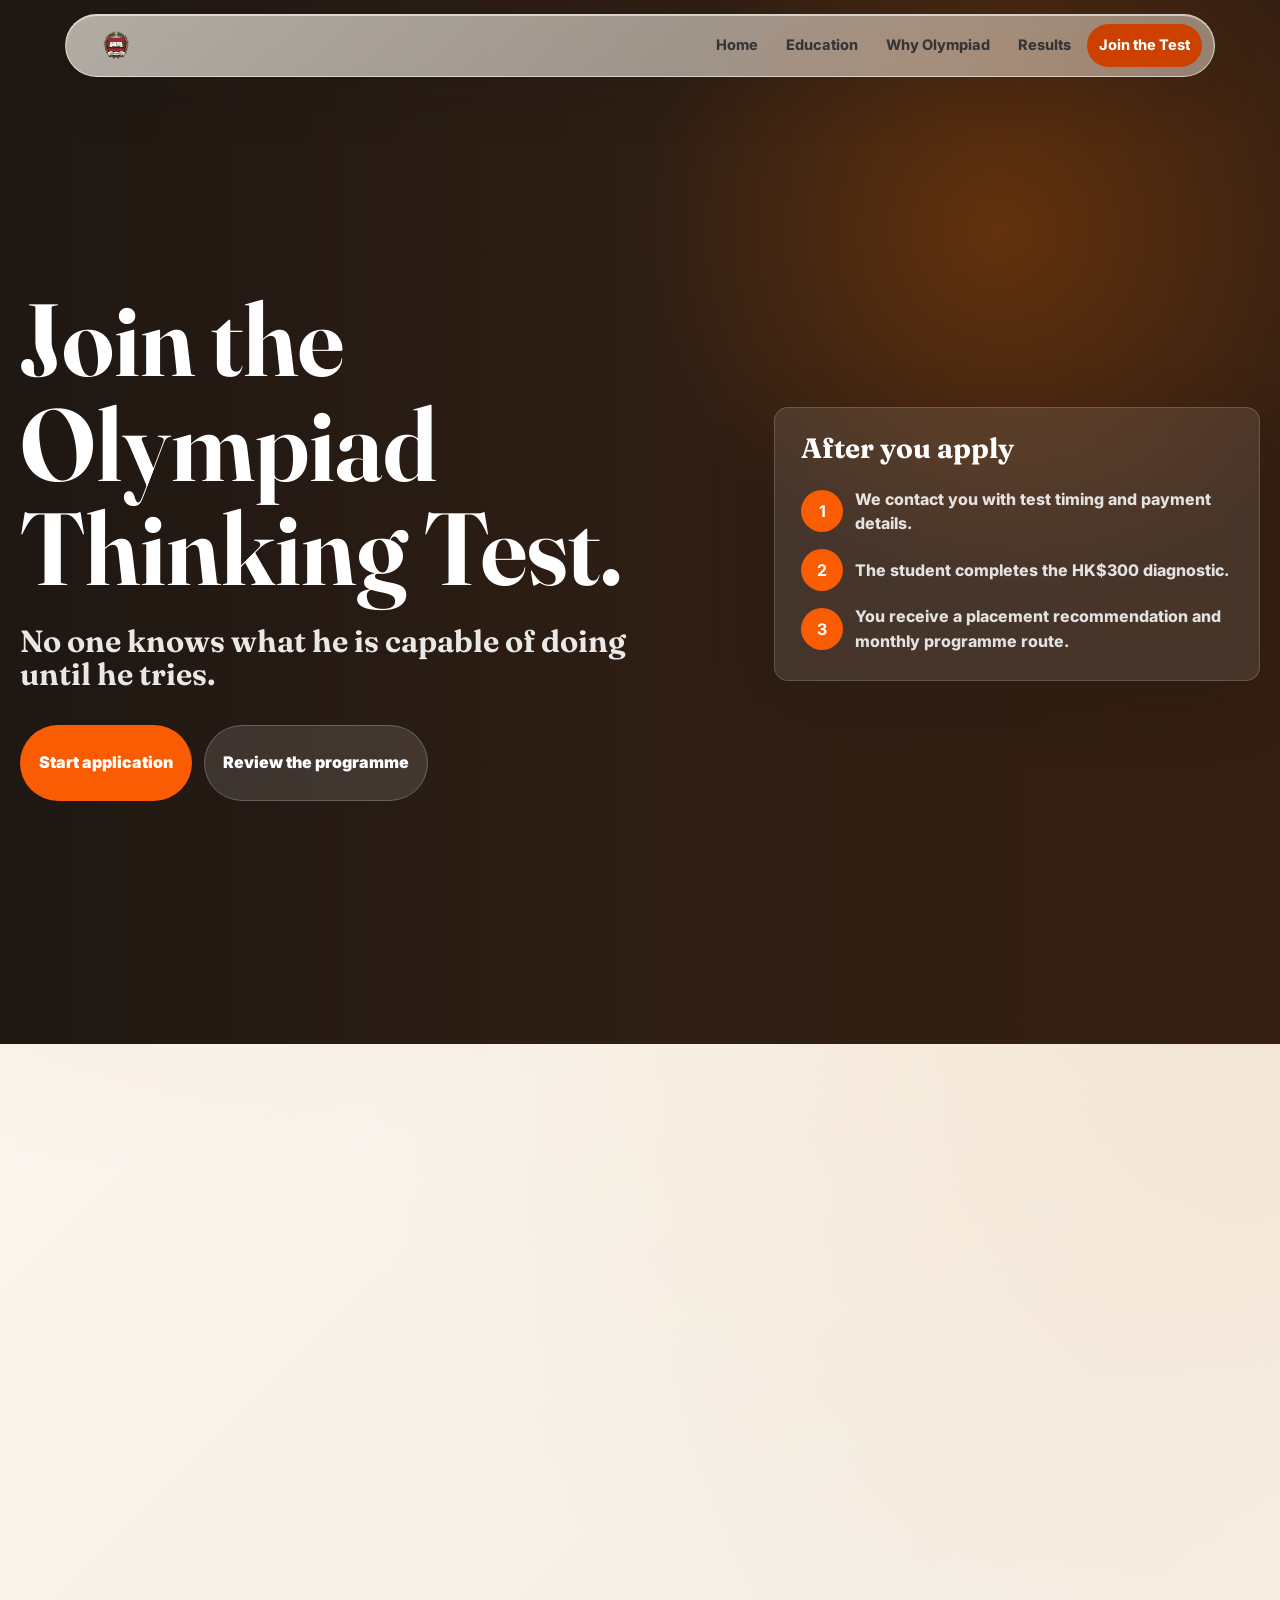
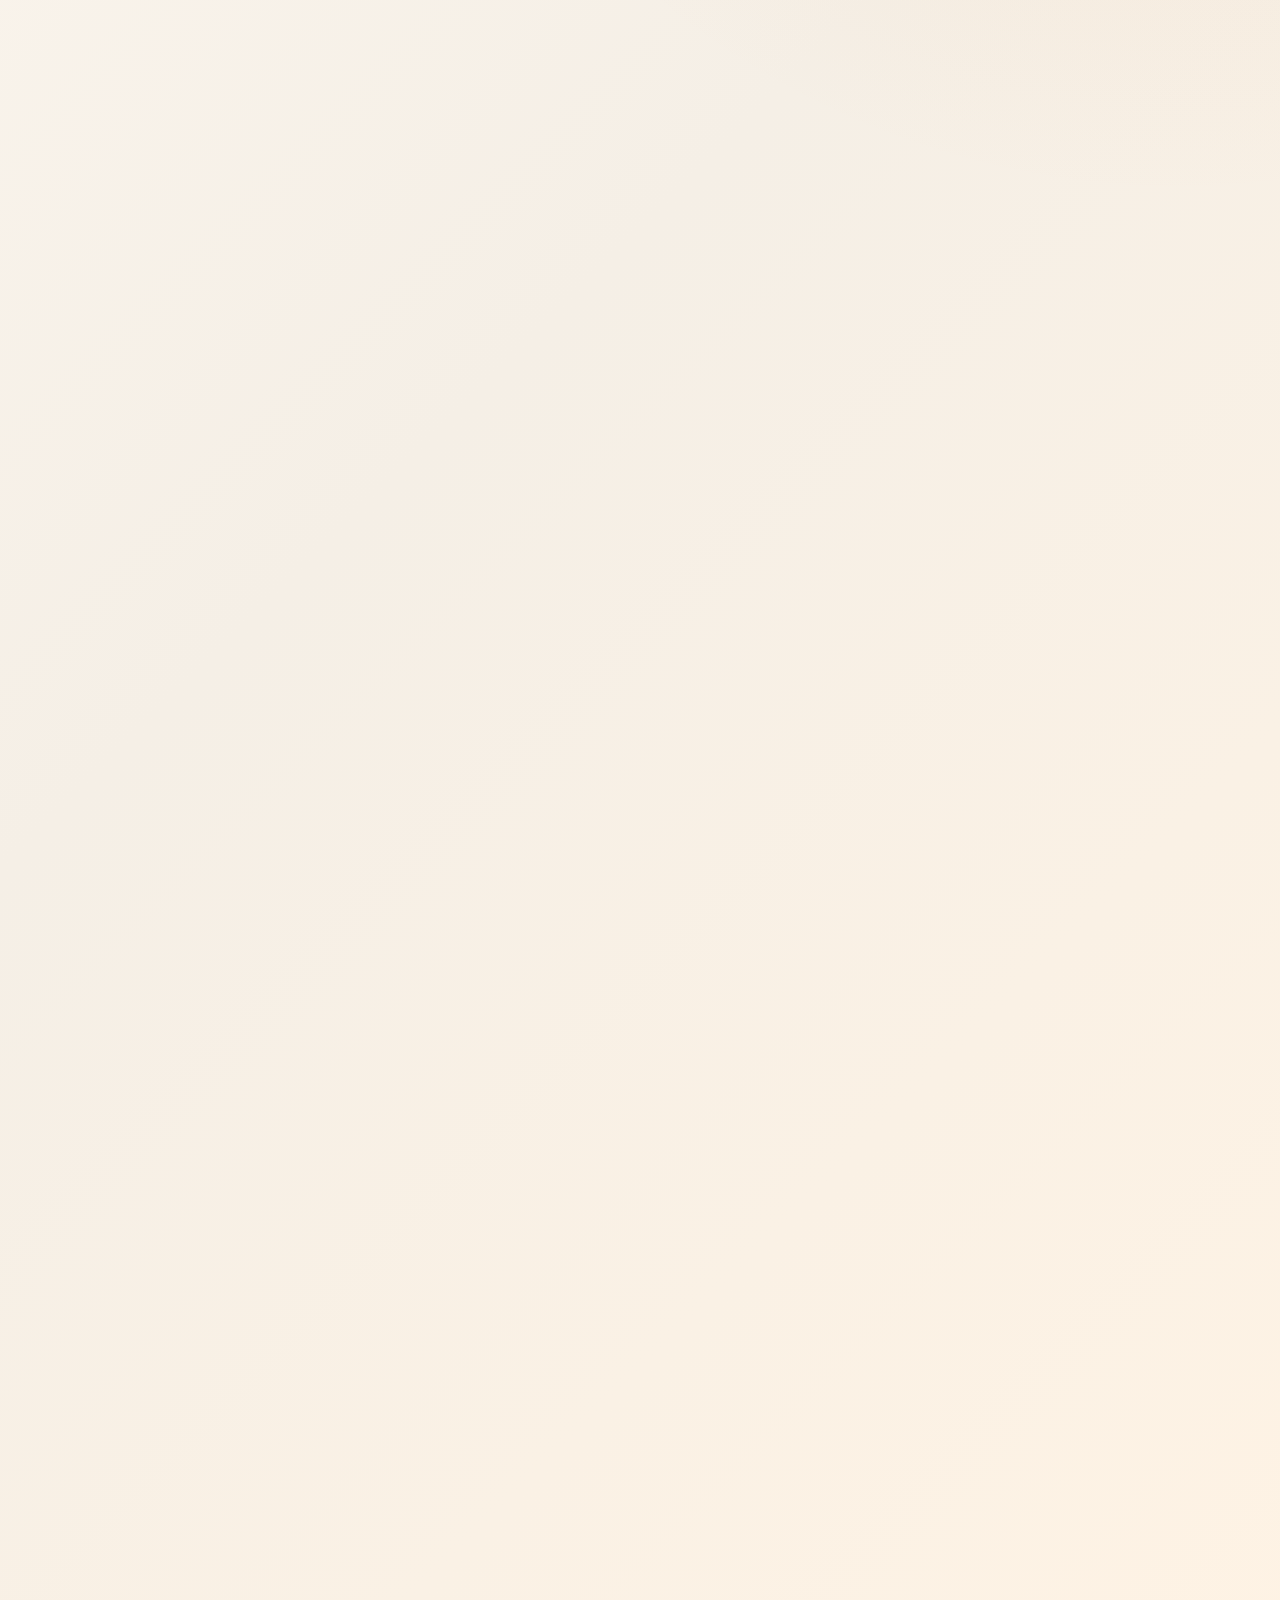
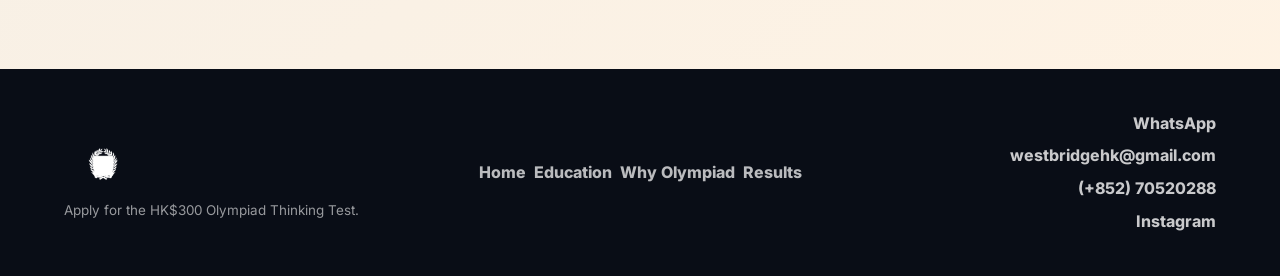
<file: apply.html>
<!doctype html>
<html lang="en">
  <head>
    <meta charset="utf-8">
    <meta name="viewport" content="width=device-width, initial-scale=1">
    <title>Apply | Join the WestBridge Olympiad Test</title>
    <meta name="description" content="Apply for the WestBridge Olympiad Thinking Test in Hong Kong. Test fee HK$300.">
    <link rel="stylesheet" href="styles.css?v=43">
  </head>
  <body>
    <header class="site-header">
      <a class="logo" href="index.html" aria-label="WestBridge Olympiad Academy home">
        <img src="assets/images/logos/logowestbridge.png" onerror="this.onerror=null;this.src='https://www.youngcfoweekend.com/lovable-uploads/69105732-5144-4ab6-b58d-0c80ccc18c07.png';" alt="WestBridge">
        <span>WestBridge</span>
      </a>
      <button class="menu-button" type="button" data-menu aria-label="Open navigation" aria-expanded="false"><span></span><span></span></button>
      <nav class="nav" data-nav aria-label="Main navigation">
        <a href="index.html">Home</a>
        <a href="education.html">Education</a>
        <a href="why-olympiads.html">Why Olympiad</a>
        <a href="results.html">Results</a>
        <a class="cta active" href="apply.html">Join the Test</a>
      </nav>
    </header>

    <main>
      <section class="hero" style="--hero-image: url('https://images.unsplash.com/photo-1516321318423-f06f85e504b3?w=1800&q=82')">
        <div class="hero-grid">
          <div>
            <h1>Join the Olympiad Thinking Test.</h1>
            <p class="try-quote">No one knows what he is capable of doing until he tries.</p>
            <div class="hero-actions">
              <a class="button primary" href="#form">Start application</a>
              <a class="button secondary" href="education.html">Review the programme</a>
            </div>
          </div>
          <aside class="decision-card">
            <h3>After you apply</h3>
            <div class="decision-path">
              <div class="path-node"><b>1</b><span>We contact you with test timing and payment details.</span></div>
              <div class="path-node"><b>2</b><span>The student completes the HK$300 diagnostic.</span></div>
              <div class="path-node"><b>3</b><span>You receive a placement recommendation and monthly programme route.</span></div>
            </div>
          </aside>
        </div>
      </section>

      <section class="section" id="form">
        <div class="form-shell">
          <div>
            <h2>One form. Then we guide the rest.</h2>
            <p class="muted">
              Use this form for Hong Kong families interested in Olympiad preparation. After submission,
              we contact you with test timing, payment details, and next steps.
            </p>
            <div class="price-panel" style="margin-top: 28px;">
              <span>Diagnostic test fee</span>
              <strong>HK$300</strong>
              <p class="muted">The test is used for placement, subject recommendation, and readiness assessment.</p>
            </div>
          </div>

          <form class="lead-form" name="olympiad-test-application" method="post" data-netlify="true" data-lead-form>
            <input type="hidden" name="form-name" value="olympiad-test-application">
            <label>
              Parent name
              <input name="parent_name" type="text" autocomplete="name" required>
            </label>
            <label>
              Email
              <input name="email" type="email" autocomplete="email" required>
            </label>
            <label>
              Phone / WhatsApp
              <input name="phone" type="tel" autocomplete="tel" required>
            </label>
            <label>
              Student name
              <input name="student_name" type="text" required>
            </label>
            <label>
              Student grade / year
              <input name="grade" type="text" placeholder="Example: Year 8, Grade 9, Form 3" required>
            </label>
            <label>
              Interested subject
              <select name="subject" required>
                <option value="">Choose one</option>
                <option>Not sure yet</option>
                <option>Mathematics</option>
                <option>Physics</option>
                <option>Chemistry</option>
                <option>Biology</option>
                <option>Informatics</option>
                <option>Geography</option>
              </select>
            </label>
            <label>
              Current school / background
              <textarea name="message" rows="4" placeholder="School, current competition experience, target universities, concerns..."></textarea>
            </label>
            <button class="button primary" type="submit">Submit test application</button>
            <p class="form-status" data-form-status role="status" aria-live="polite"></p>
          </form>
        </div>
      </section>

      <section class="section band">
        <div class="split">
          <div>
            <h2>The test is a map.</h2>
          </div>
          <p>
            The test shows the right subject, the right starting level, and the habits the student should build first.
          </p>
        </div>
        <div class="cards">
          <article class="card dark-card"><span class="num">01</span><h3>Readiness</h3><p>Can the student handle Olympiad-style ambiguity and pressure?</p></article>
          <article class="card dark-card"><span class="num">02</span><h3>Subject fit</h3><p>Which discipline gives the student the strongest long-term advantage?</p></article>
          <article class="card dark-card"><span class="num">03</span><h3>Placement</h3><p>Which monthly cohort and tutor model should the student enter?</p></article>
        </div>
      </section>

      <section class="section contact-section">
        <div class="split">
          <div>
            <h2>Talk to WestBridge.</h2>
          </div>
          <div class="contact-panel">
            <a href="https://wa.me/message/ABMUZYYPNTEVI1">WhatsApp</a>
            <a href="mailto:westbridgehk@gmail.com">westbridgehk@gmail.com</a>
            <a href="tel:+85270520288">(+852) 70520288</a>
            <a href="https://www.instagram.com/westbridge.hk/">Instagram</a>
          </div>
        </div>
      </section>
    </main>

    <footer class="site-footer">
      <div class="footer-grid">
        <div>
          <img src="assets/images/logos/logowestbridge.png" onerror="this.onerror=null;this.src='https://www.youngcfoweekend.com/lovable-uploads/69105732-5144-4ab6-b58d-0c80ccc18c07.png';" alt="WestBridge">
          <p class="tiny">Apply for the HK$300 Olympiad Thinking Test.</p>
        </div>
        <nav aria-label="Footer navigation">
          <a href="index.html">Home</a>
          <a href="education.html">Education</a>
          <a href="why-olympiads.html">Why Olympiad</a>
          <a href="results.html">Results</a>
        </nav>
        <div class="footer-contact" aria-label="Contact information">
          <a href="https://wa.me/message/ABMUZYYPNTEVI1">WhatsApp</a>
          <a href="mailto:westbridgehk@gmail.com">westbridgehk@gmail.com</a>
          <a href="tel:+85270520288">(+852) 70520288</a>
          <a href="https://www.instagram.com/westbridge.hk/">Instagram</a>
        </div>
      </div>
    </footer>
    <script src="app.js?v=32"></script>
  </body>
</html>
</file>
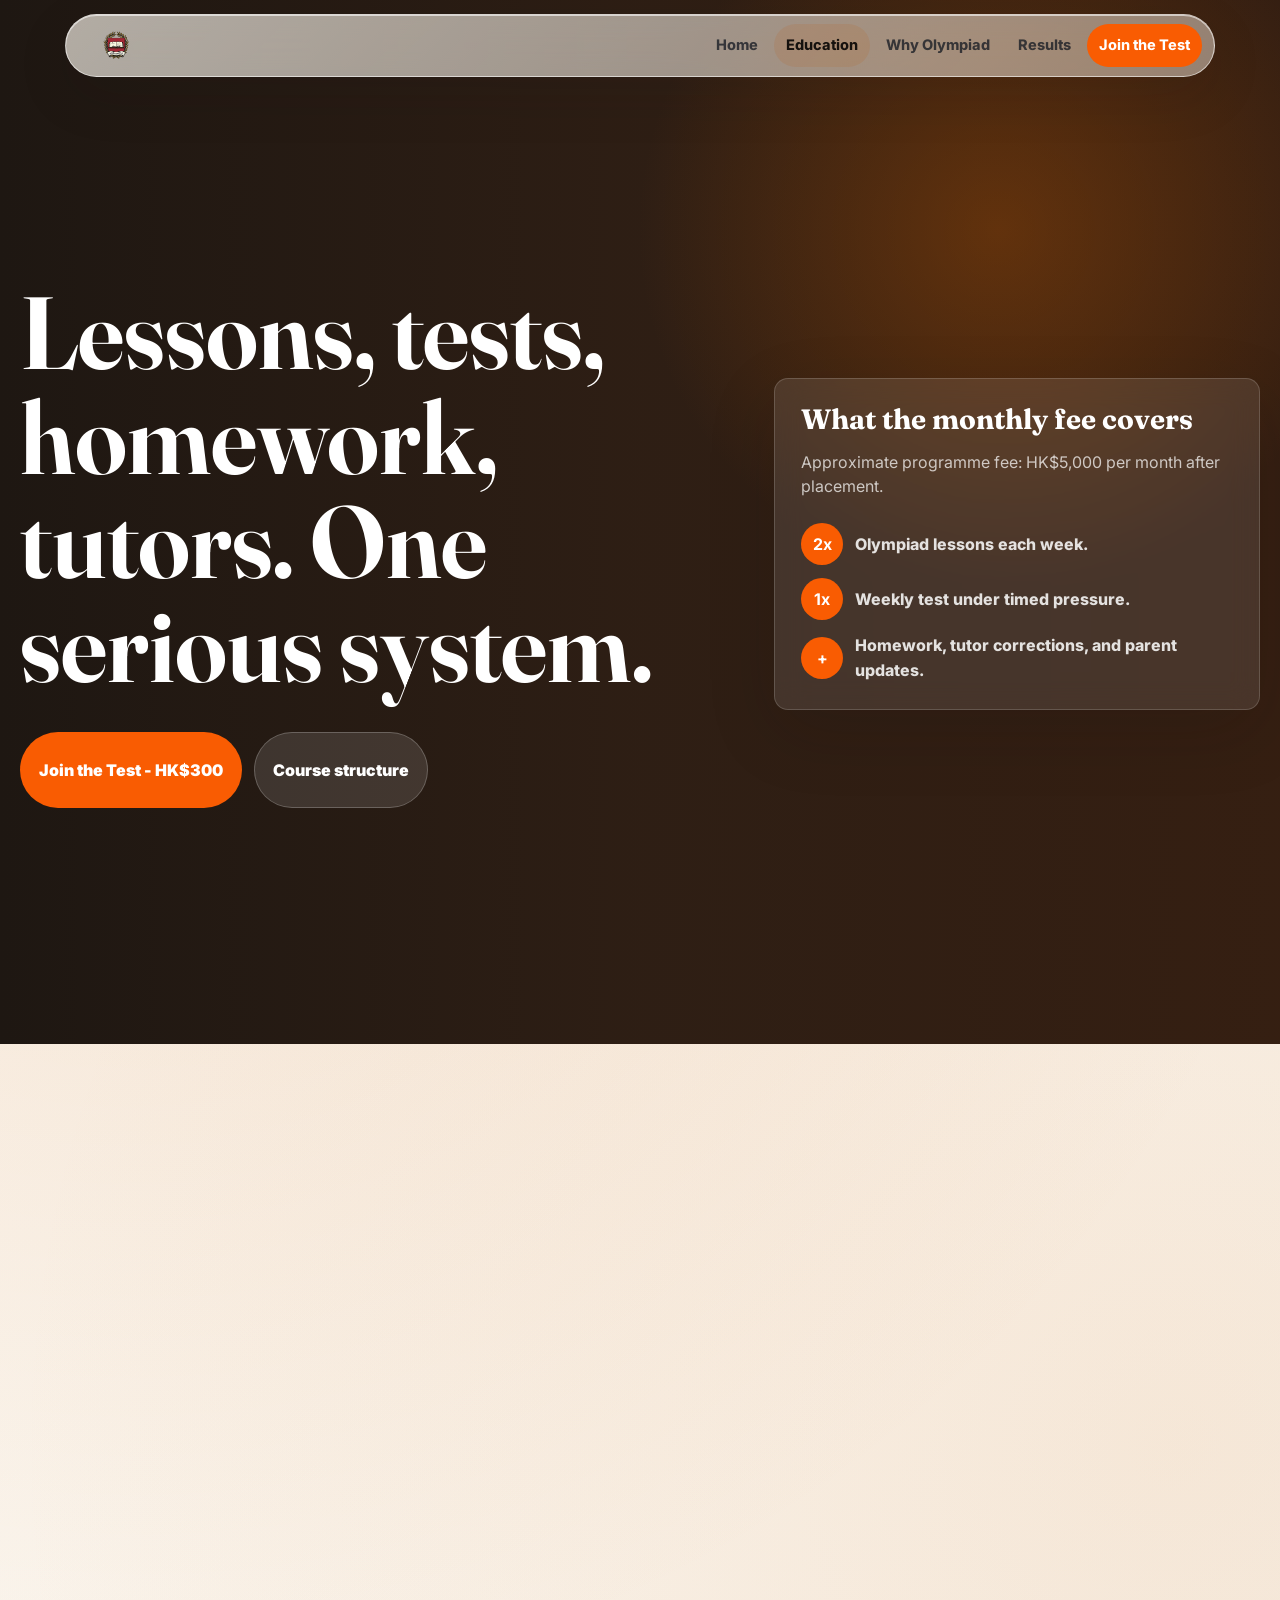
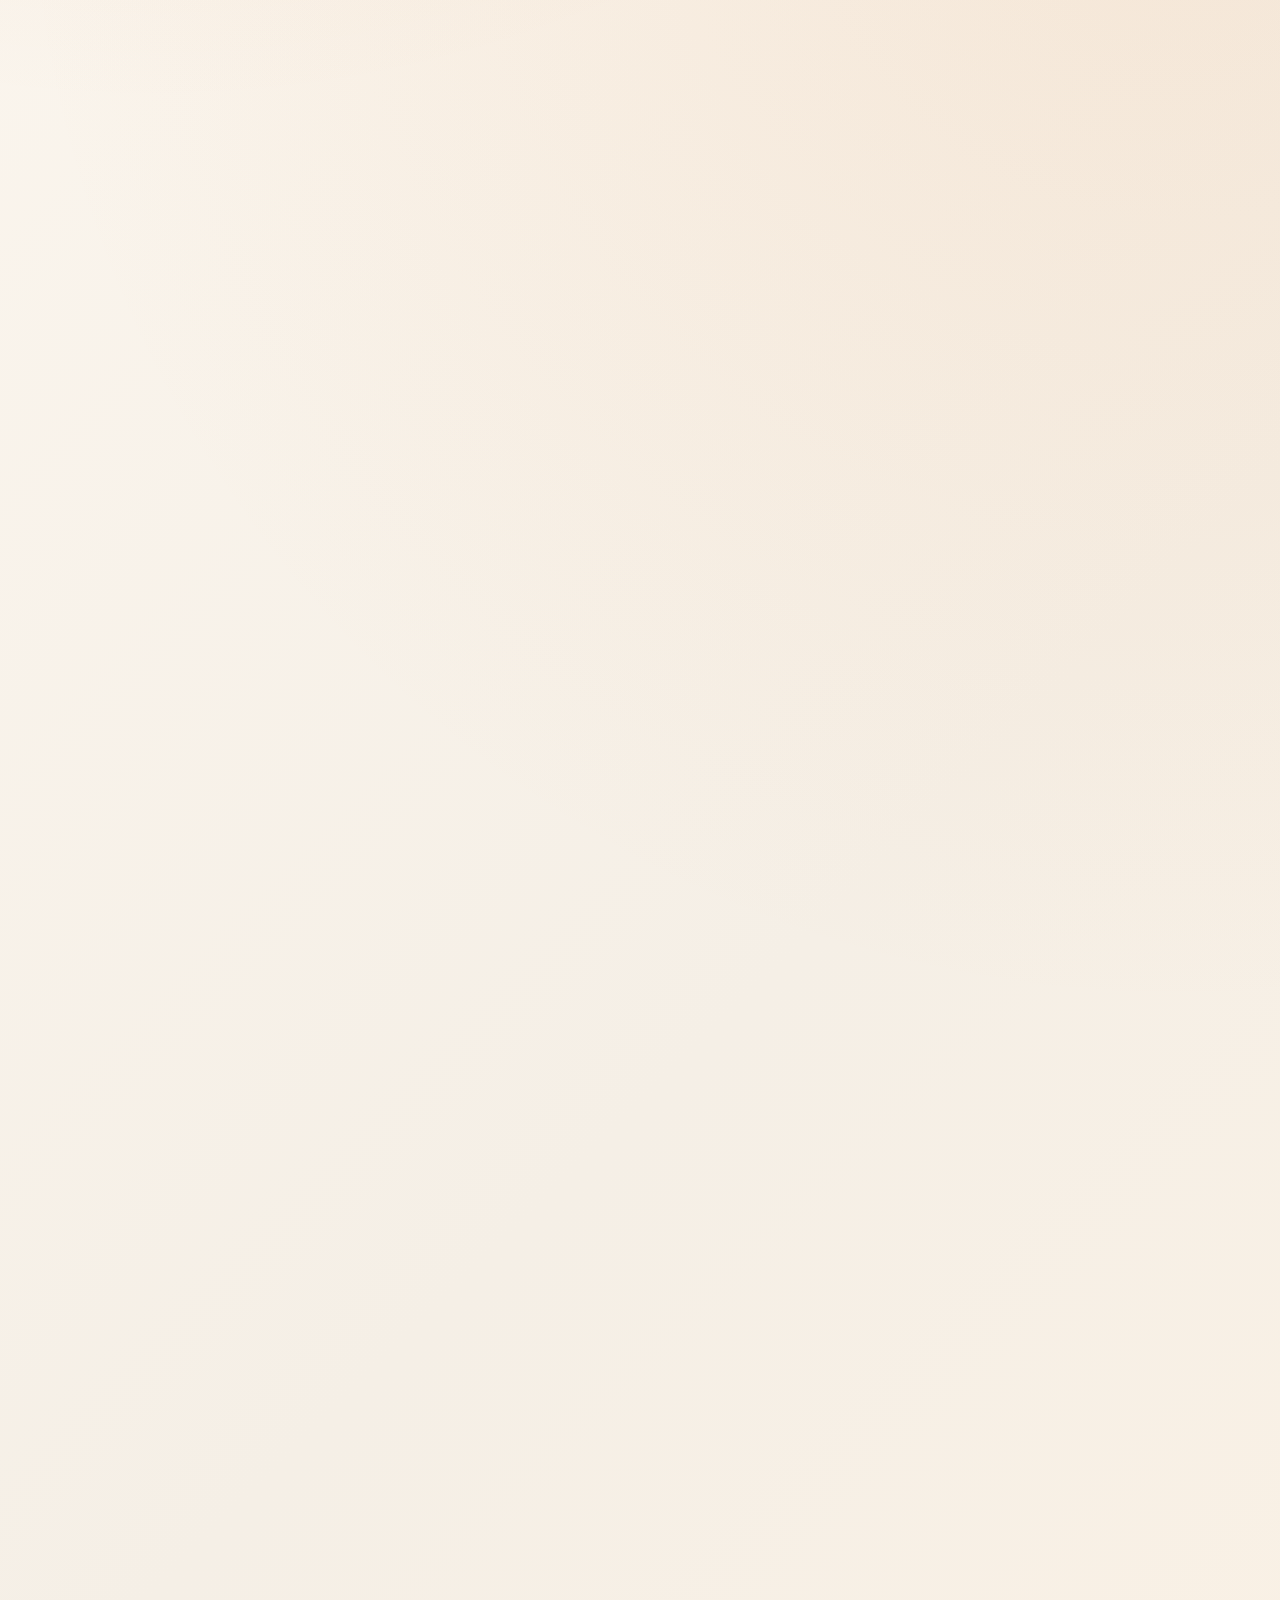
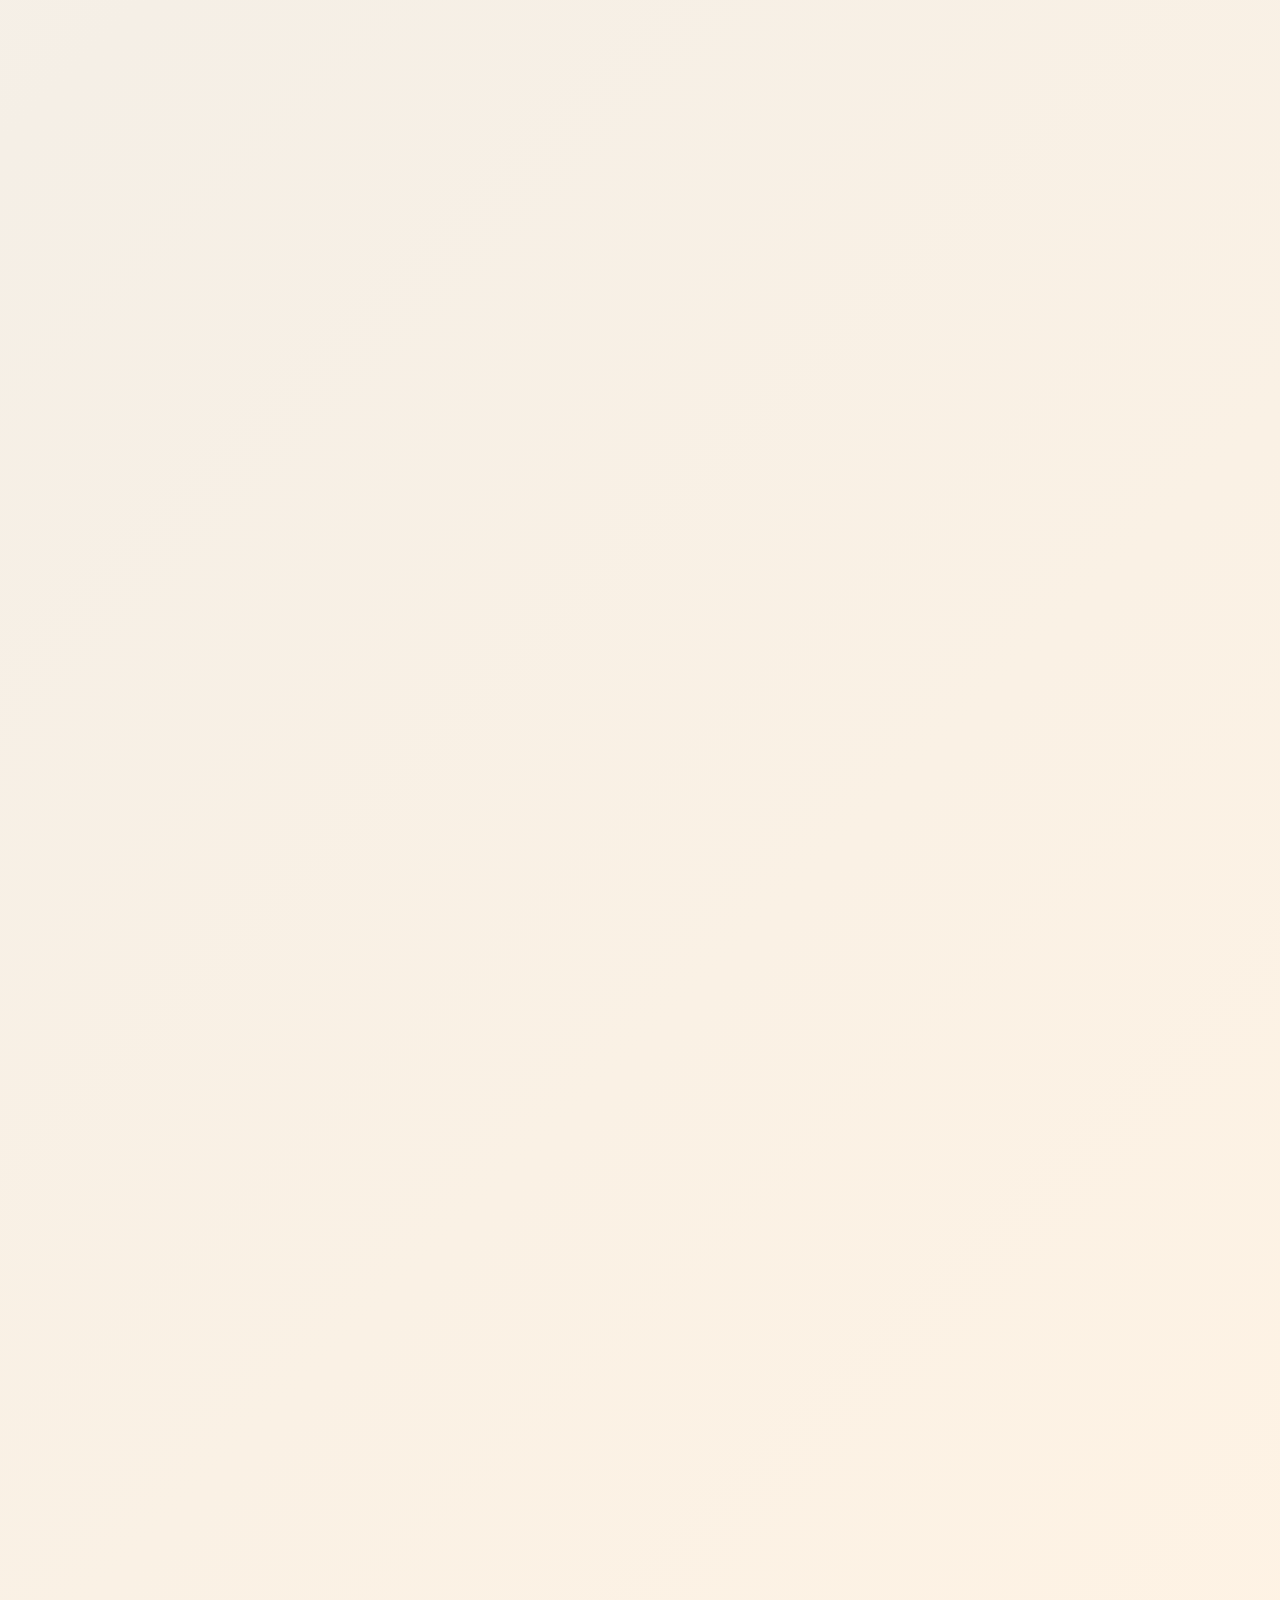
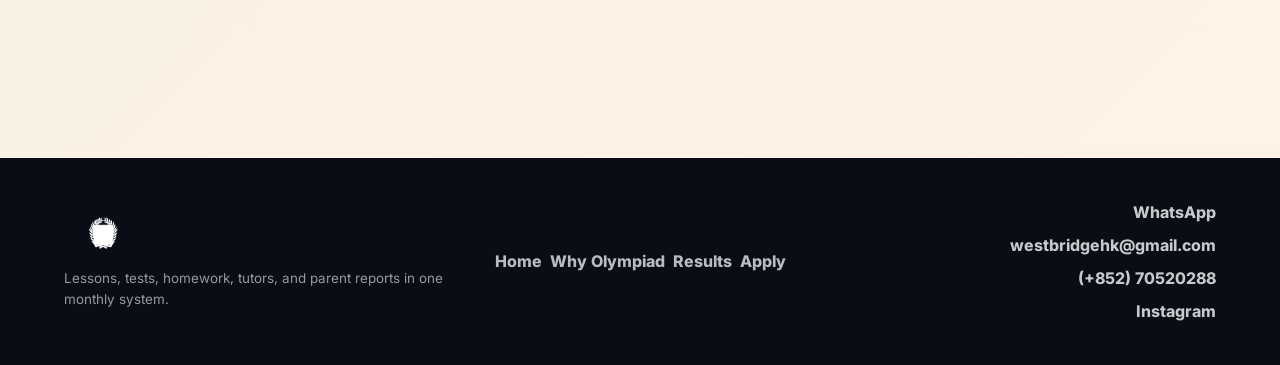
<file: education.html>
<!doctype html>
<html lang="en">
  <head>
    <meta charset="utf-8">
    <meta name="viewport" content="width=device-width, initial-scale=1">
    <title>Education and Tutors | WestBridge Olympiad Academy</title>
    <meta name="description" content="WestBridge Olympiad Academy course structure, weekly lessons, tests, homework, tutor review, and mentor model.">
    <link rel="stylesheet" href="styles.css?v=43">
  </head>
  <body>
    <header class="site-header">
      <a class="logo" href="index.html" aria-label="WestBridge Olympiad Academy home">
        <img src="assets/images/logos/logowestbridge.png" onerror="this.onerror=null;this.src='https://www.youngcfoweekend.com/lovable-uploads/69105732-5144-4ab6-b58d-0c80ccc18c07.png';" alt="WestBridge">
        <span>WestBridge</span>
      </a>
      <button class="menu-button" type="button" data-menu aria-label="Open navigation" aria-expanded="false"><span></span><span></span></button>
      <nav class="nav" data-nav aria-label="Main navigation">
        <a href="index.html">Home</a>
        <a class="active" href="education.html">Education</a>
        <a href="why-olympiads.html">Why Olympiad</a>
        <a href="results.html">Results</a>
        <a class="cta" href="apply.html">Join the Test</a>
      </nav>
    </header>

    <main>
      <section class="hero" style="--hero-image: url('https://images.unsplash.com/photo-1497366754035-f200968a6e72?w=1800&q=82')">
        <div class="hero-grid">
          <div>
            <h1>Lessons, tests, homework, tutors. One serious system.</h1>
            <div class="hero-actions">
              <a class="button primary" href="apply.html">Join the Test - HK$300</a>
              <a class="button secondary" href="#structure">Course structure</a>
            </div>
          </div>
          <aside class="decision-card">
            <h3>What the monthly fee covers</h3>
            <p>Approximate programme fee: HK$5,000 per month after placement.</p>
            <div class="decision-path">
              <div class="path-node"><b>2x</b><span>Olympiad lessons each week.</span></div>
              <div class="path-node"><b>1x</b><span>Weekly test under timed pressure.</span></div>
              <div class="path-node"><b>+</b><span>Homework, tutor corrections, and parent updates.</span></div>
            </div>
          </aside>
        </div>
      </section>

      <section class="section education-path-section" aria-label="Student path">
        <div class="path-heading">
          <h2>Five steps from this page to the podium.</h2>
          <a class="path-link" href="apply.html">Secure Your Spot -></a>
        </div>
        <div class="journey-map" aria-label="Preparation process">
          <article class="journey-node circle">
            <span>01</span>
            <h3>The Critical Thinking Test</h3>
            <p>HK$300 - the entry gate</p>
          </article>
          <article class="journey-node circle">
            <span>02</span>
            <h3>Choose Your Discipline</h3>
            <p>Math - Physics - Chemistry - Biology - Informatics</p>
          </article>
          <article class="journey-node pill">
            <span>03</span>
            <h3>Preparation</h3>
            <p>Weekly coaching - problem sets - mock olympiads - mentorship</p>
            <a class="structure-arrow" href="#structure" aria-label="Jump to course structure">
              <svg class="drawn-arrow" viewBox="0 0 80 96" aria-hidden="true">
                <path class="drawn-arrow-line" d="M39 5 C32 23 45 39 38 56 C35 64 34 72 40 82" />
                <path class="drawn-arrow-head" d="M27 72 L40 84 L53 72" />
              </svg>
              <span>Course structure</span>
            </a>
          </article>
          <article class="journey-node circle">
            <span>04</span>
            <h3>Win the Olympiad</h3>
            <p>Regional -> National -> International</p>
          </article>
          <article class="journey-node circle">
            <span>05</span>
            <h3>Step Into Your Future</h3>
            <p>Top-tier university admission</p>
          </article>
        </div>
      </section>

      <section class="section" id="structure">
        <div class="split">
          <div>
            <p class="eyebrow">Course structure</p>
            <h2>The weekly loop is simple. Learn, attempt, test, correct.</h2>
          </div>
          <p>
            Olympiad progress is made through cycles. A student learns a concept, attacks difficult problems,
            sits a test, then receives correction. The next week begins from the mistakes.
          </p>
        </div>
        <div class="course-loop">
          <article class="loop-step">
            <b>01</b>
            <h3>Lesson 1: concept depth</h3>
            <p class="muted">Theory, examples, and problem patterns taught from Olympiad standards downward.</p>
          </article>
          <article class="loop-step">
            <b>02</b>
            <h3>Homework: hard practice</h3>
            <p class="muted">Students submit written solutions or code, with reasoning visible to the tutor.</p>
          </article>
          <article class="loop-step">
            <b>03</b>
            <h3>Lesson 2: correction</h3>
            <p class="muted">Tutor review focuses on reasoning gaps, presentation, and traps.</p>
          </article>
          <article class="loop-step">
            <b>04</b>
            <h3>Weekly test</h3>
            <p class="muted">Timed pressure turns training into measurable progress.</p>
          </article>
        </div>
      </section>

      <section class="section band programme-offer" hidden>
        <div class="split">
          <div>
            <h2>Every part of the student week has a job.</h2>
          </div>
          <p>
            Parents are paying for a controlled academic environment: instruction, practice, testing, feedback,
            and the discipline to repeat.
          </p>
        </div>
        <div class="cards">
          <article class="card dark-card feature-card" data-symbol="π">
            <span class="num">L</span>
            <h3>Lessons</h3>
            <p>Two weekly sessions with Olympiad-level theory, guided problem solving, and discussion.</p>
          </article>
          <article class="card dark-card feature-card" data-symbol="⏱">
            <span class="num">T</span>
            <h3>Tests</h3>
            <p>One weekly test to measure speed, accuracy, stamina, and the ability to choose the right attack.</p>
          </article>
          <article class="card dark-card feature-card" data-symbol="✍">
            <span class="num">H</span>
            <h3>Homework</h3>
            <p>Assigned problem sets build the habit that matters most: showing up when the problem is uncomfortable.</p>
          </article>
          <article class="card dark-card feature-card" data-symbol="✓">
            <span class="num">R</span>
            <h3>Review</h3>
            <p>Tutors correct reasoning, written structure, shortcuts, and common traps.</p>
          </article>
          <article class="card dark-card feature-card" data-symbol="◌">
            <span class="num">P</span>
            <h3>Parent reports</h3>
            <p>Parents receive plain-language progress updates and next-step recommendations.</p>
          </article>
          <article class="card dark-card feature-card" data-symbol="★">
            <span class="num">C</span>
            <h3>Competition strategy</h3>
            <p>We match the student to realistic stages and then raise the target as performance improves.</p>
          </article>
        </div>
      </section>

      <section class="section">
        <div class="split">
          <div>
            <h2>Specialized tracks for different kinds of minds.</h2>
          </div>
          <p>
            Placement after the test may confirm the student's first-choice subject, or reveal a stronger route.
            We look for the strongest strategic fit for the student.
          </p>
        </div>
        <div class="brain-lab brain-lab-saved" aria-label="Olympiad subject selector saved for later" hidden>
          <article class="brain-sector brain-math" tabindex="0">
            <span class="sector-symbol">+-=</span>
            <b>Mathematics</b>
            <p>Proof, patterns, and creative attack.</p>
          </article>
          <article class="brain-sector brain-physics" tabindex="0">
            <span class="sector-symbol">Atom</span>
            <b>Physics</b>
            <p>Models, forces, energy, and uncertainty.</p>
          </article>
          <article class="brain-sector brain-chemistry" tabindex="0">
            <span class="sector-symbol">H-O-H</span>
            <b>Chemistry</b>
            <p>Reactions, structure, and explanation.</p>
          </article>
          <article class="brain-sector brain-biology" tabindex="0">
            <span class="sector-symbol">DNA</span>
            <b>Biology</b>
            <p>Systems, evidence, and living logic.</p>
          </article>
          <article class="brain-sector brain-info" tabindex="0">
            <span class="sector-symbol">hello world</span>
            <b>Informatics</b>
            <p>Algorithms, graphs, and clean code.</p>
          </article>
          <article class="brain-sector brain-geography" tabindex="0">
            <span class="sector-symbol">Earth</span>
            <b>Geography</b>
            <p>Maps, systems, and field evidence.</p>
          </article>
          <div class="brain-core" aria-hidden="true">
            <svg class="brain-svg" viewBox="0 0 420 300" role="img" aria-label="Brain illustration">
              <path class="brain-fill brain-left" d="M206 259c-49 22-105 7-132-35-20-31-18-63-8-83-19-27-11-64 18-80 8-38 42-58 80-49 21-20 58-16 72 9 22-3 42 15 42 39 28 10 39 43 23 68 17 32-2 76-38 85-2 25-27 45-57 46Z"/>
              <path class="brain-fill brain-right" d="M214 259c49 22 105 7 132-35 20-31 18-63 8-83 19-27 11-64-18-80-8-38-42-58-80-49-21-20-58-16-72 9-22-3-42 15-42 39-28 10-39 43-23 68-17 32 2 76 38 85 2 25 27 45 57 46Z"/>
              <path class="brain-cleft" d="M210 25c-12 33-8 55 4 78 12 23 10 45-4 71-14 26-14 51 2 80"/>
              <path class="brain-line" d="M110 68c25-9 50-2 66 17M86 118c25-15 59-11 77 11M102 177c19-18 48-22 76-9M142 221c15-20 41-26 67-18"/>
              <path class="brain-line" d="M310 68c-25-9-50-2-66 17M334 118c-25-15-59-11-77 11M318 177c-19-18-48-22-76-9M278 221c-15-20-41-26-67-18"/>
              <path class="brain-line soft" d="M154 44c13 14 16 31 8 51M266 44c-13 14-16 31-8 51M176 109c21 12 29 33 22 57M244 109c-21 12-29 33-22 57"/>
            </svg>
          </div>
        </div>
        <div class="subject-grid">
          <article class="subject-card subject-math" data-symbol="∑">
            <span class="num">M</span>
            <h3>Mathematics</h3>
            <p>Number theory, combinatorics, geometry, algebra, proofs, and creative attack.</p>
          </article>
          <article class="subject-card subject-physics" data-symbol="⚛">
            <span class="num">P</span>
            <h3>Physics</h3>
            <p>Mechanics, electricity, thermodynamics, modelling, and experimental reasoning.</p>
          </article>
          <article class="subject-card subject-chemistry" data-symbol="⌬">
            <span class="num">C</span>
            <h3>Chemistry</h3>
            <p>Physical, organic, analytical, stoichiometry, mechanisms, and exam-style explanations.</p>
          </article>
          <article class="subject-card subject-biology" data-symbol="DNA">
            <span class="num">B</span>
            <h3>Biology</h3>
            <p>Genetics, physiology, ecology, molecular biology, data interpretation, and practical thinking.</p>
          </article>
          <article class="subject-card subject-info" data-symbol="{ }">
            <span class="num">I</span>
            <h3>Informatics</h3>
            <p>Algorithms, data structures, graph theory, dynamic programming, and contest coding.</p>
          </article>
          <article class="subject-card subject-geography" data-symbol="◍">
            <span class="num">G</span>
            <h3>Geography</h3>
            <p>Physical systems, human geography, fieldwork logic, map analysis, and evidence-based writing.</p>
          </article>
        </div>
      </section>

      <section class="section" id="tutors">
        <div class="split">
          <div>
            <h2>Our tutors.</h2>
          </div>
          <p>
            Tutors turn raw effort into directed effort. They set the standard, correct the thinking, and keep the student
            moving when the work becomes difficult.
          </p>
        </div>
        <div class="tutor-grid">
          <article class="tutor-card">
            <img class="tutor-avatar" src="assets/images/tutors/Fettulah.jpg" onerror="this.onerror=null;this.src='https://images.unsplash.com/photo-1507003211169-0a1dd7228f2d?w=640&q=80&fit=crop&crop=faces';" alt="Fetullakh Sam, mathematics coach">
            <div>
              <h3>Fetullakh Sam</h3>
              <p class="muted">Math coach. Two-time IMO silver medalist, Balkan Math Olympiad bronze medalist, International Zhautykov Olympiad gold medalist, and 2x Kazakhstan National Olympiad gold medalist. HKUST Computer Science alumnus.</p>
              <blockquote class="tutor-quote">"Olympiads keep helping after the bachelor's and master's. Companies hunt for people who can think this way, and the salaries follow."</blockquote>
            </div>
          </article>
          <article class="tutor-card">
            <img class="tutor-avatar" src="assets/images/tutors/arseniyyyyyyyyyy.png" onerror="this.onerror=null;this.src='https://images.unsplash.com/photo-1500648767791-00dcc994a43e?w=640&q=80&fit=crop&crop=faces';" alt="Arseniy, physics coach">
            <div>
              <h3>Arseniy</h3>
              <p class="muted">Physics coach. Winner of IJSO, Balkan Physics Olympiad, Tuymaada Physics Olympiad, Zhautykov Olympiad, and Kazakhstan Republic Physics Olympiad. Teaching physics for 6 years.</p>
              <blockquote class="tutor-quote">"Physics rewards students who are willing to stay with a problem after the obvious method fails."</blockquote>
            </div>
          </article>
          <article class="tutor-card">
            <img class="tutor-avatar" src="assets/images/tutors/ahmed.jpg" onerror="this.onerror=null;this.src='https://images.unsplash.com/photo-1506794778202-cad84cf45f1d?w=640&q=80&fit=crop&crop=faces';" alt="Ahmed, informatics coach">
            <div>
              <h3>Ahmed</h3>
              <p class="muted">Informatics coach at HKU on full scholarship. IOI bronze medalist, ICPC regional medalist, and 2x Kazakhstan National Olympiad gold medalist.</p>
              <blockquote class="tutor-quote">"CS is no longer optional. Students who learn algorithms early understand the world before everyone else catches up."</blockquote>
            </div>
          </article>
        </div>
      </section>
    </main>

    <footer class="site-footer">
      <div class="footer-grid">
        <div>
          <img src="assets/images/logos/logowestbridge.png" onerror="this.onerror=null;this.src='https://www.youngcfoweekend.com/lovable-uploads/69105732-5144-4ab6-b58d-0c80ccc18c07.png';" alt="WestBridge">
          <p class="tiny">Lessons, tests, homework, tutors, and parent reports in one monthly system.</p>
        </div>
        <nav aria-label="Footer navigation">
          <a href="index.html">Home</a>
          <a href="why-olympiads.html">Why Olympiad</a>
          <a href="results.html">Results</a>
          <a href="apply.html">Apply</a>
        </nav>
        <div class="footer-contact" aria-label="Contact information">
          <a href="https://wa.me/message/ABMUZYYPNTEVI1">WhatsApp</a>
          <a href="mailto:westbridgehk@gmail.com">westbridgehk@gmail.com</a>
          <a href="tel:+85270520288">(+852) 70520288</a>
          <a href="https://www.instagram.com/westbridge.hk/">Instagram</a>
        </div>
      </div>
    </footer>
    <script src="app.js?v=32"></script>
  </body>
</html>
</file>
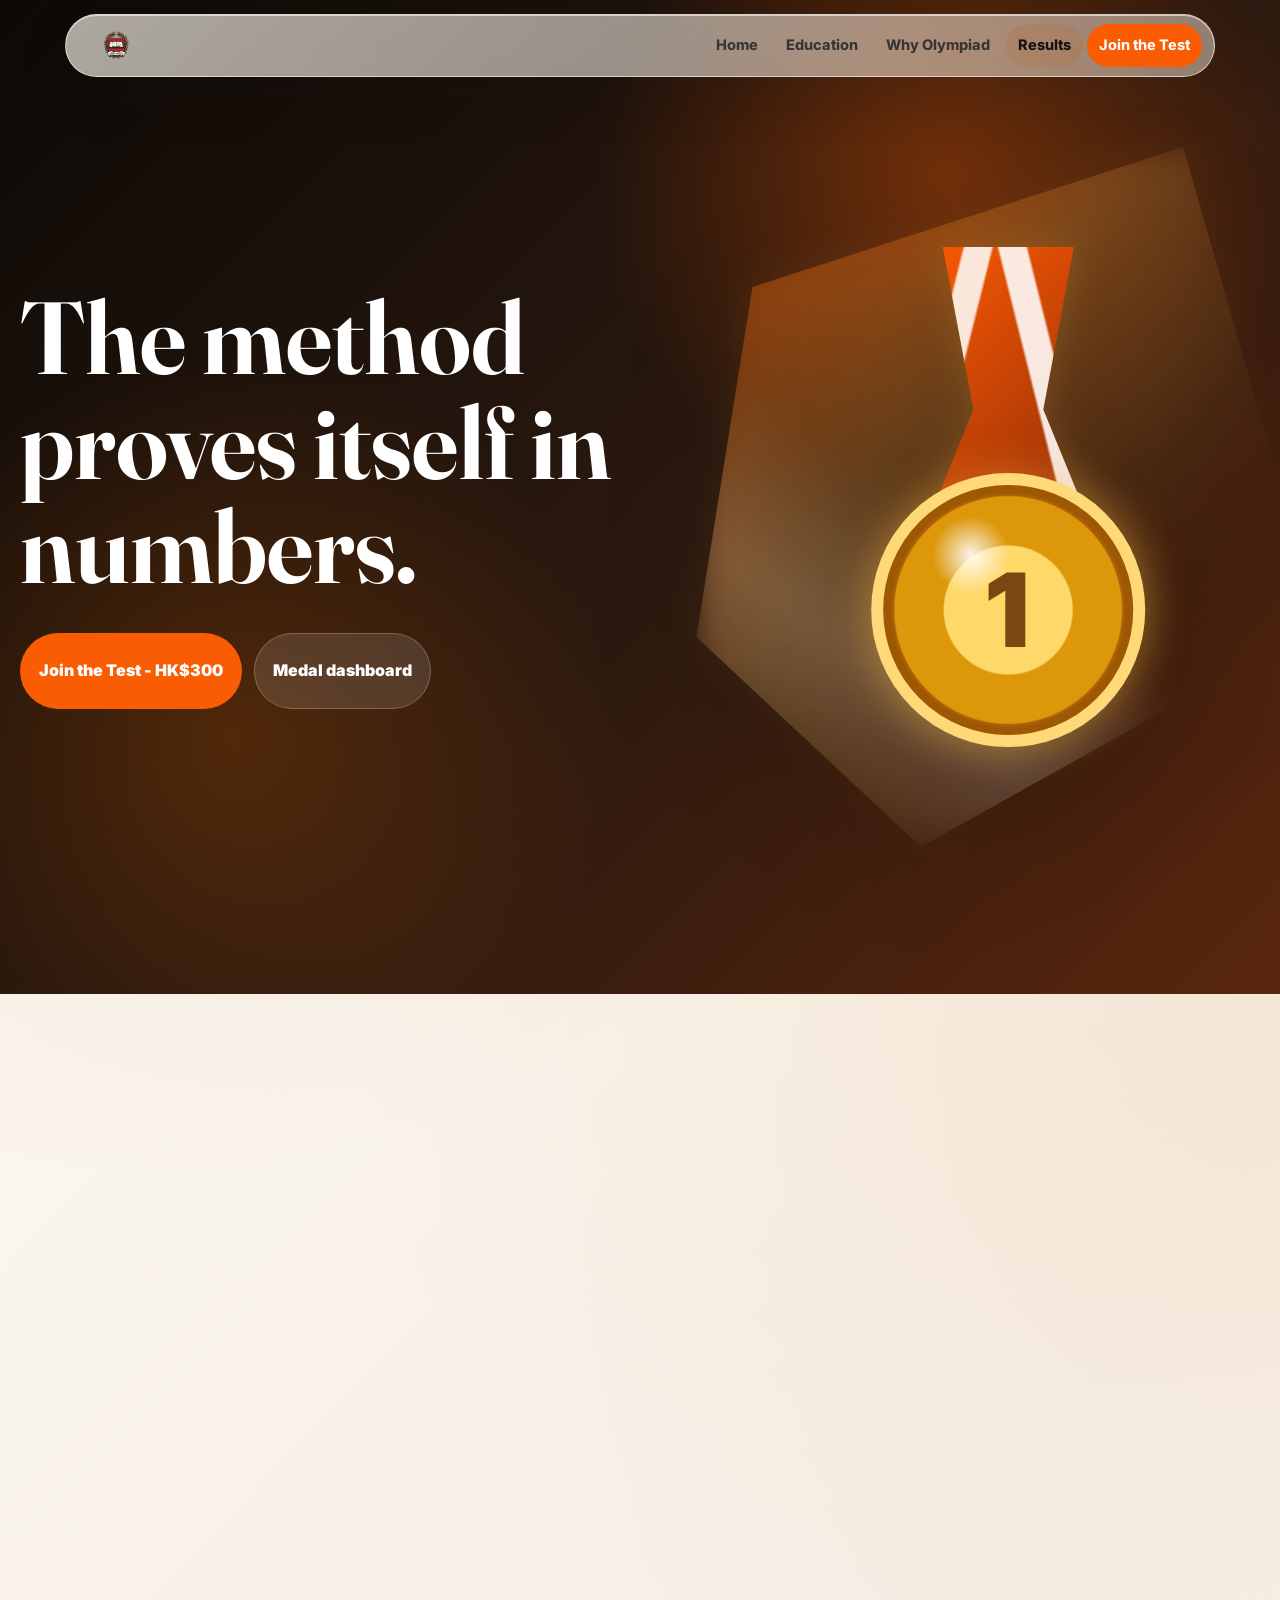
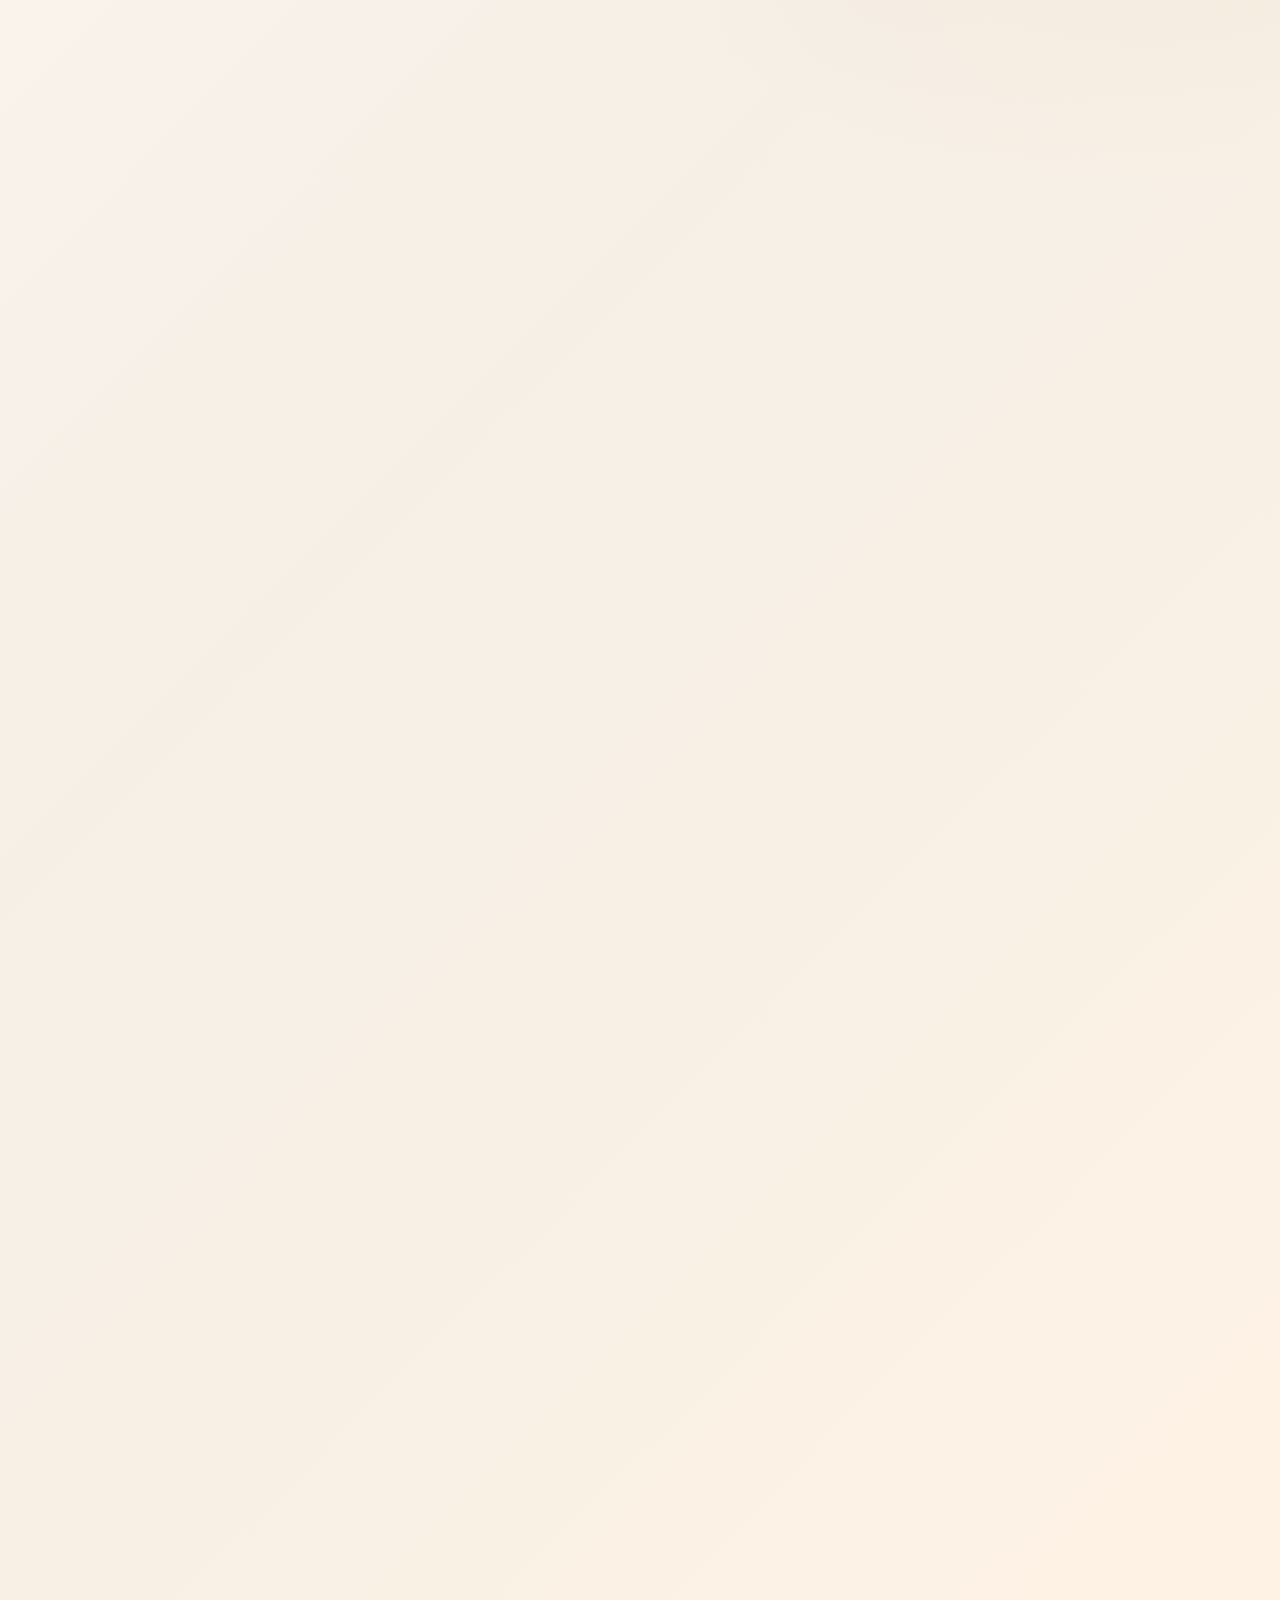
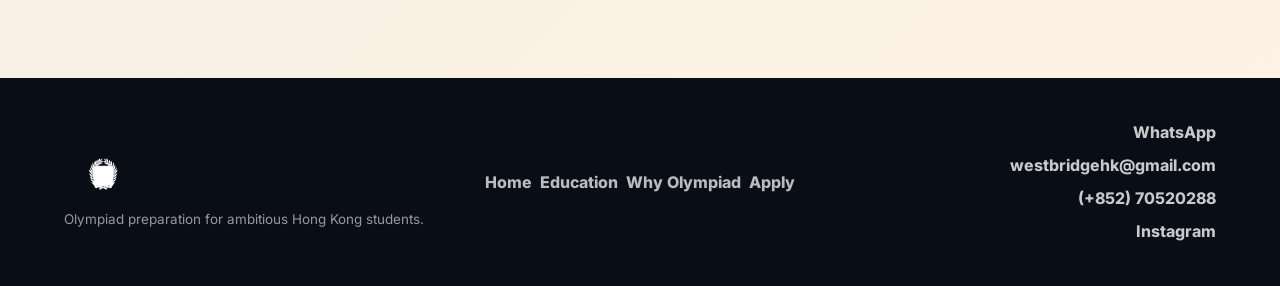
<file: results.html>
<!doctype html>
<html lang="en">
  <head>
    <meta charset="utf-8">
    <meta name="viewport" content="width=device-width, initial-scale=1">
    <title>Results | WestBridge Olympiad Academy</title>
    <meta name="description" content="WestBridge Olympiad Academy medal dashboard, success stories, and university outcomes.">
    <link rel="stylesheet" href="styles.css?v=43">
  </head>
  <body>
    <header class="site-header">
      <a class="logo" href="index.html" aria-label="WestBridge Olympiad Academy home">
        <img src="assets/images/logos/logowestbridge.png" onerror="this.onerror=null;this.src='https://www.youngcfoweekend.com/lovable-uploads/69105732-5144-4ab6-b58d-0c80ccc18c07.png';" alt="WestBridge">
        <span>WestBridge</span>
      </a>
      <button class="menu-button" type="button" data-menu aria-label="Open navigation" aria-expanded="false"><span></span><span></span></button>
      <nav class="nav" data-nav aria-label="Main navigation">
        <a href="index.html">Home</a>
        <a href="education.html">Education</a>
        <a href="why-olympiads.html">Why Olympiad</a>
        <a class="active" href="results.html">Results</a>
        <a class="cta" href="apply.html">Join the Test</a>
      </nav>
    </header>

    <main>
      <section class="photo-wall results-hero">
        <div class="hero-grid">
          <div>
            <h1>The method proves itself in numbers.</h1>
            <div class="hero-actions">
              <a class="button primary" href="apply.html">Join the Test - HK$300</a>
              <a class="button secondary" href="#dashboard">Medal dashboard</a>
            </div>
          </div>
          <div class="results-medal-scene" aria-hidden="true">
            <div class="hero-medal-ribbon"></div>
            <div class="hero-medal">1</div>
          </div>
        </div>
      </section>

      <section class="section results-dashboard" id="dashboard">
        <div class="split">
          <div>
            <h2>International success in numbers.</h2>
          </div>
          <p>
            Our methodology proves itself each year through students who keep training, testing, correcting, and returning
            to the next problem.
          </p>
        </div>
        <div class="stat-strip">
          <div class="stat"><strong data-count="204">0</strong><span>International medals in 2 years</span></div>
          <div class="stat"><strong data-count="490">0</strong><span>Republic medals 2025-2026</span></div>
          <div class="stat"><strong data-count="2882">0</strong><span>State medals 2025-2026</span></div>
          <div class="stat"><strong data-count="3376">0</strong><span>Total listed medals</span></div>
        </div>
      </section>

      <section class="section results-stories">
        <div class="split">
          <div>
            <h2>The real story is repetition.</h2>
          </div>
          <p>
            Talent opens the door. The students who keep walking through it are usually the ones who become dangerous
            in competition.
          </p>
        </div>
        <div class="quote-grid story-grid story-rail" aria-label="Student success stories">
          <figure class="quote story-quote" data-award="HKPhO Gold">
            <blockquote>"HKPhO gold came from boring consistency: hard papers, exact correction, and showing up again before confidence arrived."</blockquote>
            <figcaption>HKPhO Gold winner, Grade 8</figcaption>
          </figure>
          <figure class="quote story-quote story-with-path" data-award="EuPhO / APhO">
            <blockquote>"EuPhO silver and APhO bronze taught me that the jump is never magic. It is one careful correction after another."</blockquote>
            <figcaption>EuPhO Silver and APhO Bronze 2026. Now working at Huawei.</figcaption>
            <div class="story-path"><span>EuPhO Silver</span><i></i><span>APhO Bronze</span><i></i><span>Huawei</span></div>
            <span class="story-university">Huawei</span>
          </figure>
          <figure class="quote story-quote story-with-path" data-award="IOI Bronze">
            <blockquote>"I never thought companies would actively search for Olympiad winners even after four years of bachelor's, and sometimes a master's. They understand that the skills you build on the way stay with you for life."</blockquote>
            <figcaption>IOI Bronze medalist. Studied at HKU and now working at Huawei.</figcaption>
            <div class="story-path"><span>IOI Bronze</span><i></i><span>HKU</span><i></i><span>Huawei</span></div>
            <span class="story-university">Huawei</span>
          </figure>
        </div>
      </section>

      <section class="section proof-burst">
        <div class="split">
          <div>
            <h2>Awards make the discipline visible.</h2>
          </div>
          <p>
            Ceremony moments are powerful because they compress months of quiet work into a single visible moment:
            a student, a stage, and the result of staying consistent.
          </p>
        </div>
        <div class="actions">
          <a class="button primary" href="apply.html">Join the Test</a>
          <a class="button dark" href="education.html">See education model</a>
        </div>
      </section>
    </main>

    <footer class="site-footer">
      <div class="footer-grid">
        <div>
          <img src="assets/images/logos/logowestbridge.png" onerror="this.onerror=null;this.src='https://www.youngcfoweekend.com/lovable-uploads/69105732-5144-4ab6-b58d-0c80ccc18c07.png';" alt="WestBridge">
          <p class="tiny">Olympiad preparation for ambitious Hong Kong students.</p>
        </div>
        <nav aria-label="Footer navigation">
          <a href="index.html">Home</a>
          <a href="education.html">Education</a>
          <a href="why-olympiads.html">Why Olympiad</a>
          <a href="apply.html">Apply</a>
        </nav>
        <div class="footer-contact" aria-label="Contact information">
          <a href="https://wa.me/message/ABMUZYYPNTEVI1">WhatsApp</a>
          <a href="mailto:westbridgehk@gmail.com">westbridgehk@gmail.com</a>
          <a href="tel:+85270520288">(+852) 70520288</a>
          <a href="https://www.instagram.com/westbridge.hk/">Instagram</a>
        </div>
      </div>
    </footer>
    <script src="app.js?v=32"></script>
  </body>
</html>
</file>
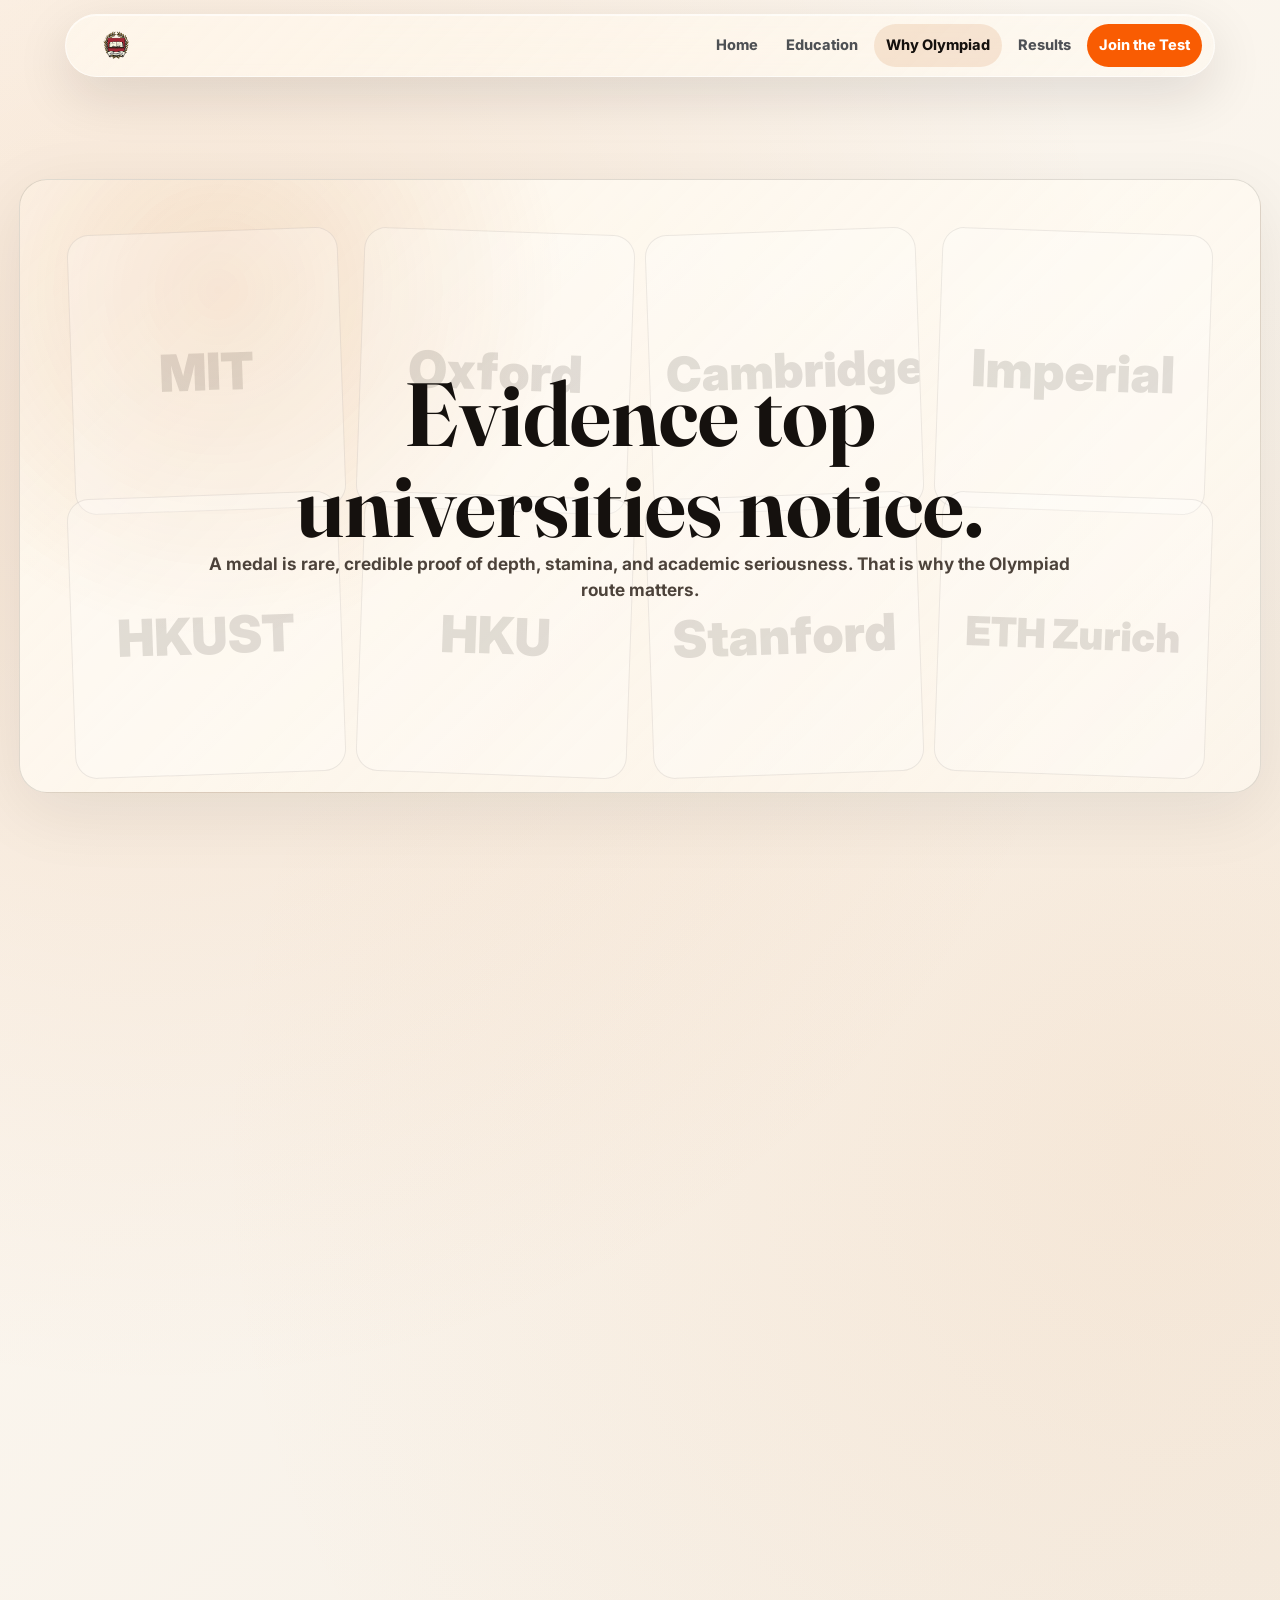
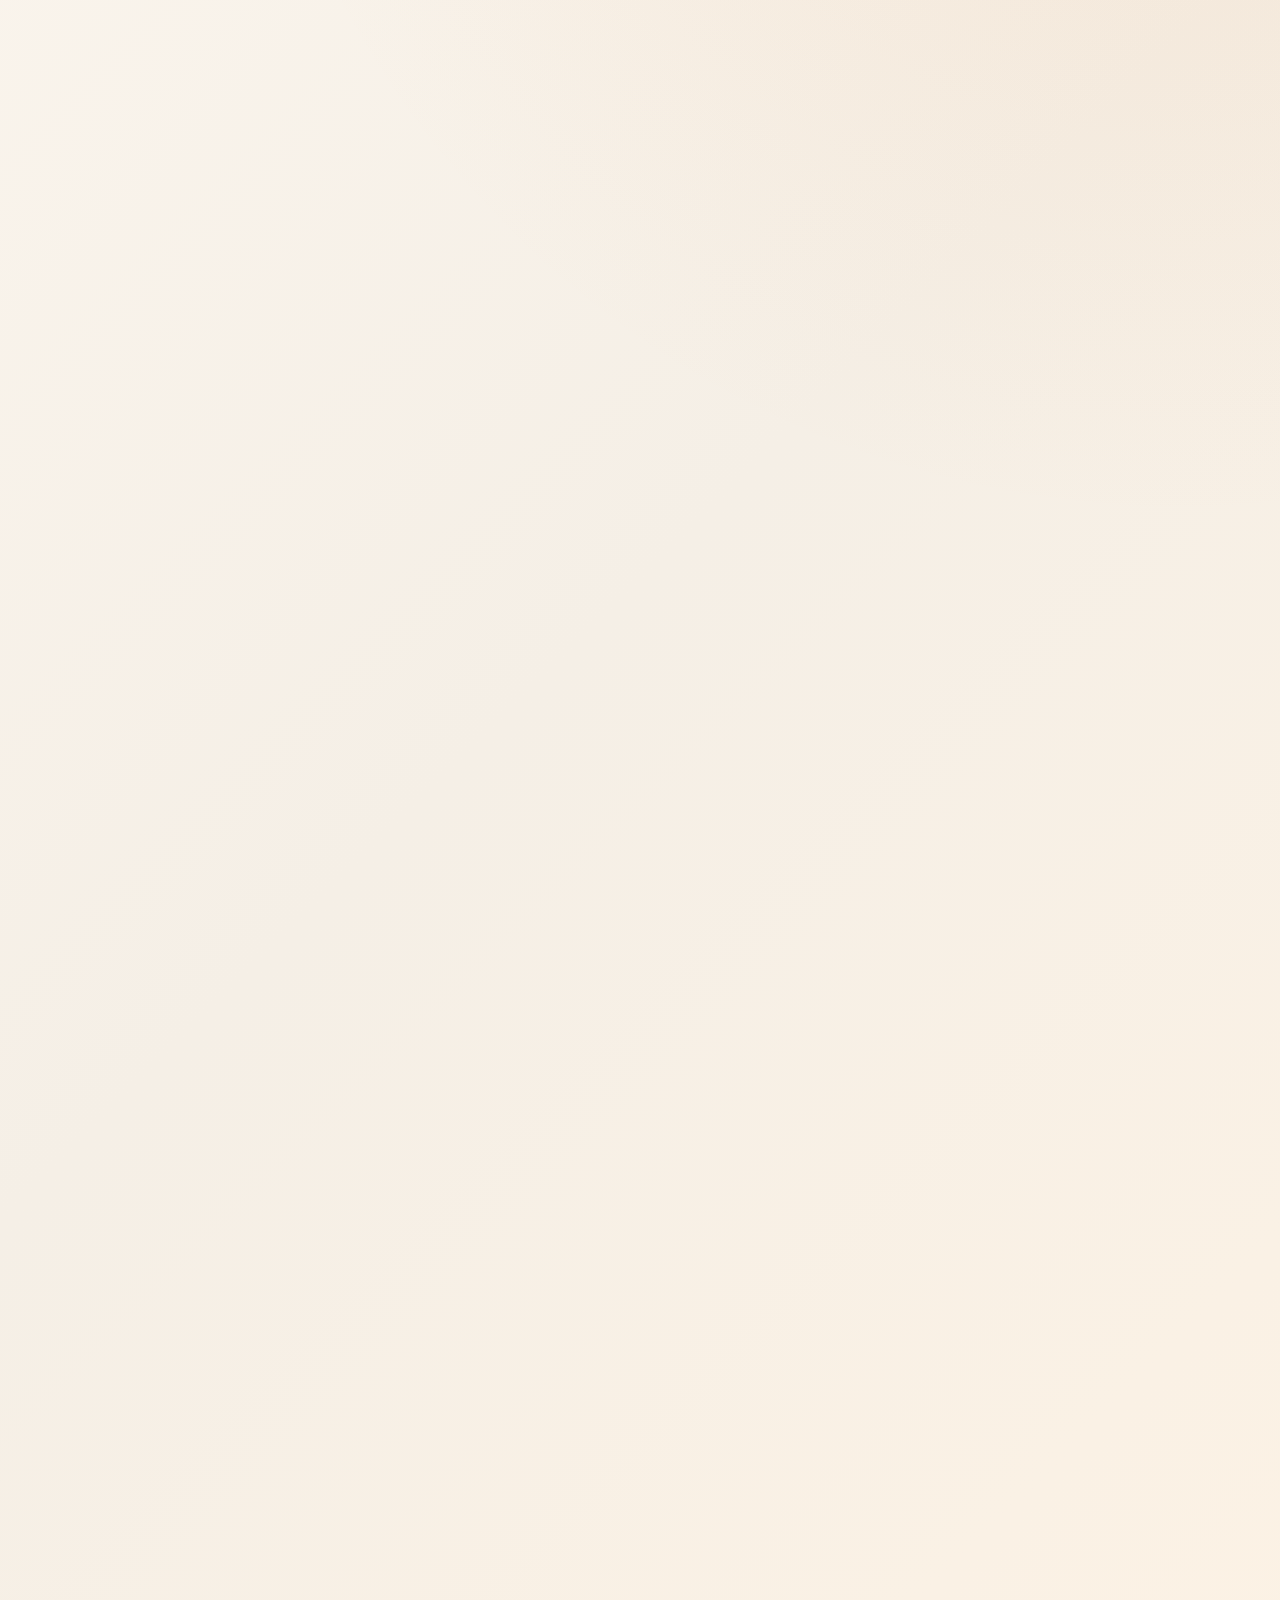
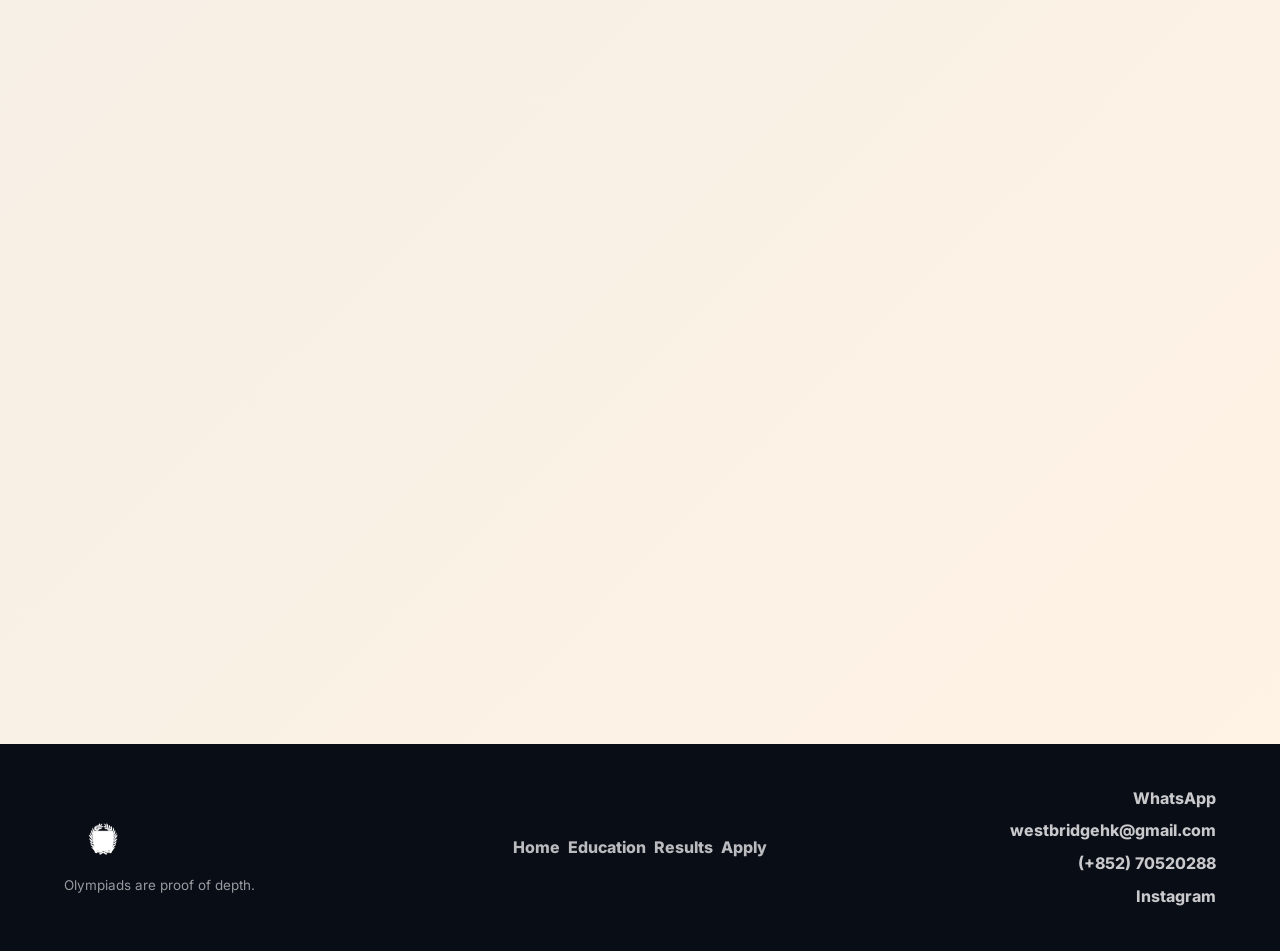
<file: why-olympiads.html>
<!doctype html>
<html lang="en">
  <head>
    <meta charset="utf-8">
    <meta name="viewport" content="width=device-width, initial-scale=1">
    <title>Why Olympiad | WestBridge Olympiad Academy</title>
    <meta name="description" content="Why Olympiads matter for Hong Kong students, top university applications, intellectual confidence, and long-term academic advantage.">
    <link rel="stylesheet" href="styles.css?v=43">
  </head>
  <body>
    <header class="site-header">
      <a class="logo" href="index.html" aria-label="WestBridge Olympiad Academy home">
        <img src="assets/images/logos/logowestbridge.png" onerror="this.onerror=null;this.src='https://www.youngcfoweekend.com/lovable-uploads/69105732-5144-4ab6-b58d-0c80ccc18c07.png';" alt="WestBridge">
        <span>WestBridge</span>
      </a>
      <button class="menu-button" type="button" data-menu aria-label="Open navigation" aria-expanded="false"><span></span><span></span></button>
      <nav class="nav" data-nav aria-label="Main navigation">
        <a href="index.html">Home</a>
        <a href="education.html">Education</a>
        <a class="active" href="why-olympiads.html">Why Olympiad</a>
        <a href="results.html">Results</a>
        <a class="cta" href="apply.html">Join the Test</a>
      </nav>
    </header>

    <main>
      <section class="section university-section why-university-start">
        <div class="university-proof">
          <div class="university-logo-field background-logos university-name-field" aria-hidden="true">
            <span>MIT</span>
            <span>Oxford</span>
            <span>Cambridge</span>
            <span>Imperial</span>
            <span>HKUST</span>
            <span>HKU</span>
            <span>Stanford</span>
            <span>ETH Zurich</span>
          </div>
          <div class="split university-copy">
            <div>
              <h1>Evidence top universities notice.</h1>
            </div>
            <p>
              A medal is rare, credible proof of depth, stamina, and academic seriousness. That is why the Olympiad route matters.
            </p>
          </div>
        </div>
      </section>

      <section class="section why-proof-section">
        <div class="why-proof-intro">
          <h2>Ability becomes evidence.</h2>
          <p>
            Grades tell universities a student can follow the school path. Olympiads show what happens when the path
            disappears and the student still keeps thinking.
          </p>
        </div>
        <div class="proof-columns" aria-label="How Olympiad training strengthens an application">
            <article class="file-row">
              <strong>Academic proof</strong>
              <p><em>External difficulty.</em> The contest standard is set outside the school, so the achievement is easier to compare.</p>
            </article>
            <article class="file-row">
              <strong>Character proof</strong>
              <p><em>Repeated effort.</em> Weekly tests and difficult homework show whether the student can stay consistent without applause.</p>
            </article>
            <article class="file-row">
              <strong>Future proof</strong>
              <p><em>Career flexibility.</em> Students learn to enter unfamiliar fields quickly because they can reason from first principles.</p>
            </article>
            <article class="file-row">
              <strong>Critical thinking</strong>
              <p><em>Transferable power.</em> The student learns to build models, test ideas, and move between science, finance, engineering, and research.</p>
            </article>
        </div>
      </section>

      <section class="section band ladder-section" id="ladder">
        <div class="ladder-intro">
          <h2>Each stage increases the academic proof.</h2>
          <p>
            The higher the stage, the rarer the proof. These estimates show how Olympiad progress can support a strong
            overall application to a top-50 global university.
          </p>
        </div>
        <div class="staircase" aria-label="Olympiad stages and top-50 university application evidence">
          <figure class="stair-figure" aria-hidden="true">
            <svg class="stair-guide" viewBox="0 0 1320 360" focusable="false">
              <path class="wrong-jump-path" d="M72 255 C290 86 760 34 1240 26" />
              <path class="wrong-jump-head" d="M1214 13 L1244 26 L1218 46" />
              <path class="wrong-jump-cross" d="M634 60 L666 92 M666 60 L634 92" />
              <path class="right-step-path" d="M136 242 C178 235 228 218 286 195" />
              <path class="right-step-head" d="M265 193 L291 193 L276 215" />
            </svg>
            <em>one step at a time</em>
          </figure>
          <blockquote>"The end looks far until the first step is real."</blockquote>
          <article class="stair-step stair-1">
            <span>01</span><h3>Strong school profile</h3><p>Good grades and strong classes.</p><strong>6-10%</strong>
          </article>
          <article class="stair-step stair-2">
            <span>02</span><h3>School Olympiad level</h3><p>First proof outside normal classwork.</p><strong>8-12%</strong>
          </article>
          <article class="stair-step stair-3">
            <span>03</span><h3>Hong Kong finalist</h3><p>Clearer academic proof.</p><strong>12-20%</strong>
          </article>
          <article class="stair-step stair-4">
            <span>04</span><h3>National medal profile</h3><p>A rare achievement universities can compare.</p><strong>20-35%</strong>
          </article>
          <article class="stair-step stair-5">
            <span>05</span><h3>International contestant</h3><p>Unusual stamina and ability.</p><strong>35-55%</strong>
          </article>
          <article class="stair-step stair-6">
            <span>06</span><h3>International medalist</h3><p>The strongest academic proof in the route.</p><strong>45-65%+</strong>
          </article>
        </div>
        <p class="tiny" style="margin-top: 22px;">
          Note: universities use holistic admissions. Essays, school results, recommendations, fit, citizenship, financial context,
          and institutional priorities all matter. The ladder is a strategy graphic for planning the route.
        </p>
      </section>

      <section class="section thinking-section">
        <div class="thinking-lead">
          <h2>The skill travels.</h2>
          <p>
            Physics, markets, code, data, strategy: the surface changes, but the habit is the same. Build a model,
            test it, correct it, and keep moving.
          </p>
        </div>
        <div class="quote-grid">
          <figure class="quote">
            <blockquote>"You can teach a physicist finance, but Teaching a financier physics sounds like a joke."</blockquote>
            <figcaption>WestBridge science mentor</figcaption>
          </figure>
          <figure class="quote">
            <blockquote>"More physics graduates enter finance, technology, and strategy than parents expect. The skill is thinking under uncertainty."</blockquote>
            <figcaption>WestBridge admissions advisor</figcaption>
          </figure>
          <figure class="quote">
            <blockquote>"Critical thinking is the bridge: Olympiad problems train the mind universities want to see."</blockquote>
            <figcaption>WestBridge academic team</figcaption>
          </figure>
        </div>
      </section>

    </main>

    <footer class="site-footer">
      <div class="footer-grid">
        <div>
          <img src="assets/images/logos/logowestbridge.png" onerror="this.onerror=null;this.src='https://www.youngcfoweekend.com/lovable-uploads/69105732-5144-4ab6-b58d-0c80ccc18c07.png';" alt="WestBridge">
          <p class="tiny">Olympiads are proof of depth.</p>
        </div>
        <nav aria-label="Footer navigation">
          <a href="index.html">Home</a>
          <a href="education.html">Education</a>
          <a href="results.html">Results</a>
          <a href="apply.html">Apply</a>
        </nav>
        <div class="footer-contact" aria-label="Contact information">
          <a href="https://wa.me/message/ABMUZYYPNTEVI1">WhatsApp</a>
          <a href="mailto:westbridgehk@gmail.com">westbridgehk@gmail.com</a>
          <a href="tel:+85270520288">(+852) 70520288</a>
          <a href="https://www.instagram.com/westbridge.hk/">Instagram</a>
        </div>
      </div>
    </footer>
    <script src="app.js?v=32"></script>
  </body>
</html>
</file>
<file: styles.css>
@import url("https://fonts.googleapis.com/css2?family=Fraunces:opsz,wght@9..144,500;9..144,650;9..144,800&family=Inter:wght@400;500;650;750;850;900&display=swap");

:root {
  --ink: #15110e;
  --ink-soft: #4c423a;
  --muted: #74685f;
  --paper: #f5efe6;
  --paper-2: #fff9f1;
  --white: #ffffff;
  --navy: #1e1712;
  --navy-2: #332116;
  --orange: rgb(249, 92, 2);
  --orange-dark: rgb(204, 65, 0);
  --orange-soft: #f7a24f;
  --gold: #d89a3c;
  --blue: #766257;
  --line: rgba(21, 17, 14, 0.13);
  --shadow: 0 22px 70px rgba(21, 17, 14, 0.14);
  --radius: 14px;
  --max: 1360px;
}

body {
  position: relative;
  margin: 0;
  color: var(--ink);
  background:
    radial-gradient(circle at 12% 10%, rgba(191, 87, 0, 0.13), transparent 25%),
    radial-gradient(circle at 92% 28%, rgba(230, 138, 58, 0.10), transparent 30%),
    linear-gradient(135deg, #fffaf3 0%, #f5efe6 52%, #fff3e4 100%);
  font-family: Inter, ui-sans-serif, system-ui, -apple-system, BlinkMacSystemFont, "Segoe UI", sans-serif;
  line-height: 1.55;
  overflow-x: hidden;
}

body::before {
  display: none;
}

body.nav-open {
  overflow: hidden;
}

a {
  color: inherit;
  text-decoration: none;
}

button,
input,
select,
textarea {
  font: inherit;
}

img {
  display: block;
  max-width: 100%;
}

.site-header {
  position: fixed;
  z-index: 50;
  top: 14px;
  left: 50%;
  width: min(calc(100% - 44px), 1120px);
  display: flex;
  align-items: center;
  justify-content: space-between;
  gap: 16px;
  padding: 9px 12px 9px 16px;
  color: var(--ink);
  background:
    linear-gradient(135deg, rgba(255, 250, 241, 0.66), rgba(255, 250, 241, 0.44));
  border: 1px solid rgba(255, 255, 255, 0.58);
  border-radius: 999px;
  box-shadow:
    inset 0 1px 0 rgba(255, 255, 255, 0.58),
    0 18px 54px rgba(21, 17, 14, 0.12);
  backdrop-filter: blur(24px) saturate(1.25);
  transform: translateX(-50%);
}

.logo {
  display: inline-flex;
  align-items: center;
  gap: 10px;
  min-width: 190px;
  font-weight: 900;
  letter-spacing: 0;
}

.logo img {
  width: 128px;
  height: 38px;
  object-fit: contain;
  object-position: left center;
}

.logo span {
  display: none;
}

.nav {
  display: flex;
  align-items: center;
  justify-content: flex-end;
  gap: 4px;
  font-size: 0.91rem;
  font-weight: 760;
}

.nav a {
  padding: 10px 12px;
  border-radius: 999px;
  color: rgba(16, 21, 31, 0.74);
}

.nav a:hover,
.nav a.active {
  color: var(--ink);
  background: rgba(191, 87, 0, 0.12);
}

.nav .cta {
  color: var(--white);
  background: var(--orange);
  box-shadow: none;
}

.nav .cta:hover,
.nav .cta.active {
  color: var(--white);
  background: var(--orange-dark);
}

.menu-button {
  display: none;
  width: 42px;
  height: 42px;
  padding: 0;
  border: 1px solid var(--line);
  border-radius: 50%;
  background: var(--white);
}

.menu-button span {
  display: block;
  width: 18px;
  height: 2px;
  margin: 4px auto;
  background: var(--ink);
}

.section {
  padding: clamp(72px, 10vw, 132px) max(20px, calc((100% - var(--max)) / 2));
}

.section,
.card,
.loop-step,
.subject-card,
.tutor-card,
.quote,
.stat,
.medal-card,
.results-orbit,
.result-channel,
.file-row,
.file-panel,
.file-list,
.proof-columns,
.stair-step,
.price-panel,
.decision-card,
.method-proof,
.university-proof,
.study-quote-card,
.study-quote-band,
.journey-node,
.university-name-strip {
  opacity: 0;
  --reveal-y: 34px;
  --reveal-scale: 0.985;
  transform: translate3d(0, var(--reveal-y), 0) scale(var(--reveal-scale));
  transition:
    opacity 720ms ease,
    transform 720ms cubic-bezier(0.22, 1, 0.36, 1),
    box-shadow 220ms ease,
    border-color 220ms ease,
    background 220ms ease;
  transition-delay: var(--reveal-delay, 0ms);
  will-change: transform, opacity;
}

.section.is-visible,
.card.is-visible,
.loop-step.is-visible,
.subject-card.is-visible,
.tutor-card.is-visible,
.quote.is-visible,
.stat.is-visible,
.medal-card.is-visible,
.results-orbit.is-visible,
.result-channel.is-visible,
.file-row.is-visible,
.file-panel.is-visible,
.file-list.is-visible,
.proof-columns.is-visible,
.stair-step.is-visible,
.price-panel.is-visible,
.decision-card.is-visible,
.method-proof.is-visible,
.university-proof.is-visible,
.study-quote-card.is-visible,
.study-quote-band.is-visible,
.journey-node.is-visible,
.university-name-strip.is-visible {
  opacity: 1;
  --reveal-y: 0px;
  --reveal-scale: 1;
  transform: translate3d(0, var(--reveal-y), 0) scale(var(--reveal-scale));
}

.section.tight {
  padding-top: clamp(48px, 7vw, 88px);
  padding-bottom: clamp(48px, 7vw, 88px);
}

.hero {
  position: relative;
  min-height: 92svh;
  display: grid;
  align-items: center;
  padding: 130px max(20px, calc((100% - var(--max)) / 2)) 86px;
  overflow: hidden;
  color: var(--white);
  background: var(--navy);
  isolation: isolate;
}

.hero::before,
.hero::after {
  content: "";
  position: absolute;
  inset: 0;
  z-index: -2;
}

.hero::before {
  background-image: var(--hero-image);
  background-size: cover;
  background-position: center;
  transform: scale(1.03);
  filter: sepia(0.42) saturate(0.82) contrast(1.04) brightness(0.86);
}

.hero::after {
  z-index: -1;
  background:
    radial-gradient(circle at 78% 22%, rgba(191, 87, 0, 0.34), transparent 28%),
    linear-gradient(90deg, rgba(30, 23, 18, 0.94), rgba(52, 33, 21, 0.72) 50%, rgba(94, 45, 17, 0.36)),
    linear-gradient(0deg, rgba(30, 23, 18, 0.86), rgba(30, 23, 18, 0.24));
}

.hero-grid {
  display: grid;
  grid-template-columns: minmax(0, 0.95fr) minmax(320px, 0.68fr);
  gap: clamp(36px, 6vw, 76px);
  align-items: center;
}

.home-hero {
  min-height: 94svh;
  color: var(--ink);
  background:
    radial-gradient(circle at 76% 22%, rgba(191, 87, 0, 0.16), transparent 26%),
    radial-gradient(circle at 18% 78%, rgba(230, 138, 58, 0.10), transparent 28%),
    linear-gradient(135deg, #fffaf3 0%, #f5efe6 58%, #ffe8d0 100%);
}

.home-hero::before {
  inset: auto 5vw 7vh auto;
  width: min(42vw, 560px);
  aspect-ratio: 1;
  border-radius: 50%;
  background:
    radial-gradient(circle at 34% 28%, rgba(255, 255, 255, 0.6), transparent 34%),
    radial-gradient(circle, rgba(249, 92, 2, 0.12), rgba(216, 154, 60, 0.08) 48%, transparent 72%);
  transform: rotate(-8deg);
}

.home-hero::after {
  inset: 20vh auto auto 50%;
  width: min(34vw, 420px);
  aspect-ratio: 1;
  border-radius: 36% 64% 50% 50%;
  background: rgba(191, 87, 0, 0.12);
  filter: blur(2px);
  transform: translateX(12%) rotate(15deg);
}

.home-hero .hero-grid {
  grid-template-columns: minmax(0, 1.08fr) minmax(320px, 0.56fr);
}

.home-hero .eyebrow {
  color: var(--orange-dark);
}

.home-hero .lead {
  color: var(--ink-soft);
}

.home-hero .button.secondary {
  color: var(--ink);
  background: transparent;
  border-color: rgba(16, 21, 31, 0.24);
}

.university-name-strip {
  position: relative;
  overflow: hidden;
  padding: 26px 0;
  border-block: 1px solid rgba(21, 17, 14, 0.1);
  background: rgba(255, 250, 241, 0.72);
  mask-image: linear-gradient(90deg, transparent, #000 8%, #000 92%, transparent);
}

.university-name-track {
  display: flex;
  width: max-content;
  align-items: center;
  gap: clamp(26px, 4vw, 52px);
  animation: universityTicker 44s linear infinite;
  will-change: transform;
}

.university-name-strip:hover .university-name-track {
  animation-play-state: paused;
}

.university-name-track span {
  position: relative;
  color: var(--ink);
  font-family: Fraunces, Georgia, "Times New Roman", serif;
  font-size: clamp(1.45rem, 3vw, 2.25rem);
  font-weight: 650;
  white-space: nowrap;
}

.university-name-track span::after {
  content: "";
  position: absolute;
  top: 50%;
  right: calc(clamp(26px, 4vw, 52px) * -0.55);
  width: 1px;
  height: 1.2em;
  background: rgba(21, 17, 14, 0.12);
  transform: translateY(-50%);
}

.eyebrow {
  margin: 0 0 14px;
  color: var(--orange);
  font-size: 0.78rem;
  font-weight: 900;
  letter-spacing: 0.1em;
  text-transform: uppercase;
}

.hero .eyebrow {
  color: #ffb36b;
}

.eyebrow {
  display: none;
}

#structure .eyebrow {
  display: block;
}

@keyframes universityTicker {
  from {
    transform: translate3d(0, 0, 0);
  }

  to {
    transform: translate3d(-50%, 0, 0);
  }
}

h1,
h2,
h3,
p {
  overflow-wrap: normal;
  word-break: normal;
  hyphens: none;
}

h1,
h2,
h3 {
  margin: 0;
  line-height: 1.02;
  letter-spacing: 0;
}

h1,
h2 {
  font-family: Fraunces, Georgia, "Times New Roman", serif;
  font-weight: 650;
}

h1 {
  max-width: 780px;
  font-size: clamp(3.2rem, 8vw, 7.4rem);
}

h2 {
  max-width: 900px;
  font-size: clamp(2.2rem, 5.2vw, 4.7rem);
}

h3 {
  font-size: 1.2rem;
}

.lead {
  max-width: 690px;
  margin: 24px 0 0;
  color: rgba(255, 255, 255, 0.78);
  font-size: clamp(1.08rem, 1.8vw, 1.34rem);
}

.try-quote {
  max-width: 620px;
  margin: 24px 0 0;
  color: rgba(255, 255, 255, 0.9);
  font-family: Fraunces, Georgia, "Times New Roman", serif;
  font-size: clamp(1.35rem, 2.4vw, 2.35rem);
  font-weight: 650;
  line-height: 1.08;
}

.home-hero .try-quote {
  color: var(--ink);
}

.hero-actions,
.actions {
  display: flex;
  flex-wrap: wrap;
  gap: 12px;
  margin-top: 34px;
}

.button {
  display: inline-flex;
  min-height: 48px;
  align-items: center;
  justify-content: center;
  padding: 13px 18px;
  border: 1px solid transparent;
  border-radius: 999px;
  cursor: pointer;
  font-weight: 900;
  text-align: center;
  transition: transform 160ms ease, background 160ms ease, border-color 160ms ease;
}

.button:hover,
.button:focus-visible {
  transform: translateY(-1px);
  outline: none;
}

.button.primary {
  color: var(--white);
  background: var(--orange);
  box-shadow: none;
}

.button.primary:hover {
  background: var(--orange-dark);
}

.button.secondary {
  color: var(--white);
  background: rgba(255, 255, 255, 0.12);
  border-color: rgba(255, 255, 255, 0.22);
}

.button.light {
  color: var(--ink);
  background: var(--white);
}

.button.dark {
  color: var(--white);
  background: var(--navy);
}

.decision-card {
  position: relative;
  padding: 26px;
  border: 1px solid rgba(255, 255, 255, 0.16);
  border-radius: var(--radius);
  background: rgba(255, 255, 255, 0.1);
  box-shadow: var(--shadow);
  backdrop-filter: blur(14px);
}

.home-hero .decision-card {
  color: var(--ink);
  border-color: rgba(16, 21, 31, 0.12);
  background: rgba(255, 255, 255, 0.72);
  box-shadow: 0 24px 80px rgba(16, 21, 31, 0.12);
}

.panel-label {
  display: inline-flex;
  margin-bottom: 12px;
  color: var(--orange-dark);
  font-size: 0.74rem;
  font-weight: 900;
  letter-spacing: 0.16em;
  text-transform: uppercase;
}

.home-hero .decision-card h3 {
  color: var(--ink);
  font-family: Fraunces, Georgia, "Times New Roman", serif;
}

.home-hero .decision-card p {
  color: var(--ink-soft);
}

.home-hero .path-node span {
  color: var(--ink);
}

.decision-card h3 {
  color: var(--white);
  font-family: Fraunces, Georgia, "Times New Roman", serif;
  font-size: 1.75rem;
}

.decision-card p {
  color: rgba(255, 255, 255, 0.72);
}

.decision-path {
  display: grid;
  gap: 13px;
  margin-top: 24px;
}

.path-node {
  display: grid;
  grid-template-columns: 42px 1fr;
  gap: 12px;
  align-items: center;
}

.path-node b {
  display: grid;
  width: 42px;
  height: 42px;
  place-items: center;
  color: var(--white);
  background: var(--orange);
  border-radius: 50%;
}

.path-node span {
  color: rgba(255, 255, 255, 0.86);
  font-weight: 780;
}

.band {
  color: var(--ink);
  background: transparent;
}

.band .eyebrow {
  color: var(--orange);
}

.split {
  display: grid;
  grid-template-columns: minmax(0, 0.95fr) minmax(280px, 0.72fr);
  gap: clamp(30px, 6vw, 78px);
  align-items: end;
}

.split p {
  margin: 0;
  color: var(--muted);
  font-size: 1.08rem;
}

.center-copy {
  display: grid;
  gap: 18px;
  max-width: 940px;
  margin: 0 auto;
  text-align: center;
}

.center-copy h2,
.center-copy p {
  margin-inline: auto;
}

.center-copy p {
  max-width: 690px;
  margin-top: 0;
  color: var(--muted);
  font-size: clamp(1.04rem, 1.35vw, 1.18rem);
}

.why-proof-intro,
.ladder-intro,
.thinking-lead {
  position: relative;
}

.why-proof-intro {
  max-width: 1050px;
  margin: 0 auto;
  padding: clamp(26px, 4vw, 46px);
  overflow: hidden;
  text-align: center;
  border: 1px solid rgba(191, 87, 0, 0.2);
  border-radius: calc(var(--radius) + 8px);
  background:
    radial-gradient(circle at 82% 16%, rgba(191, 87, 0, 0.22), transparent 28%),
    radial-gradient(circle at 18% 84%, rgba(128, 86, 58, 0.12), transparent 30%),
    linear-gradient(135deg, rgba(255, 250, 241, 0.98), rgba(246, 231, 207, 0.86));
  box-shadow: 0 22px 80px rgba(16, 21, 31, 0.09);
}

.why-proof-intro::after {
  content: "";
  position: absolute;
  right: clamp(18px, 5vw, 74px);
  top: 50%;
  width: clamp(120px, 18vw, 260px);
  aspect-ratio: 1;
  border: 1px solid rgba(191, 87, 0, 0.22);
  border-radius: 50%;
  transform: translateY(-50%);
  pointer-events: none;
}

.why-proof-intro h2,
.ladder-intro h2,
.thinking-lead h2 {
  max-width: 980px;
  margin-inline: auto;
}

.why-proof-intro p:last-child,
.ladder-intro p,
.thinking-lead p {
  margin: 0;
  color: var(--ink-soft);
  font-size: clamp(1.02rem, 1.3vw, 1.18rem);
}

.why-proof-intro p:last-child {
  max-width: 780px;
  margin-inline: auto;
}

.band .split p,
.band .muted,
.band .tiny {
  color: var(--muted);
}

.cards {
  display: grid;
  grid-template-columns: repeat(3, minmax(0, 1fr));
  gap: 16px;
  margin-top: 44px;
}

.promise-section {
  position: relative;
  display: grid;
  min-height: 96svh;
  align-content: center;
  overflow: hidden;
}

.promise-section::before {
  content: "THINK";
  position: absolute;
  right: -0.08em;
  top: 52%;
  z-index: -1;
  color: rgba(191, 87, 0, 0.055);
  font-family: Fraunces, Georgia, "Times New Roman", serif;
  font-size: clamp(8rem, 22vw, 23rem);
  font-weight: 900;
  line-height: 0.8;
  transform: translateY(-50%) rotate(-6deg);
}

.promise-section .split,
.promise-section .center-copy {
  display: block;
  max-width: 980px;
  margin: 0 auto;
  text-align: center;
}

.promise-section .split h2,
.promise-section .center-copy h2 {
  margin-inline: auto;
}

.promise-section .split > p,
.promise-section .center-copy > p {
  max-width: 660px;
  margin: 22px auto 0;
}

.promise-section .cards {
  align-items: stretch;
  margin-top: clamp(40px, 6vw, 78px);
}

.promise-section .card.is-visible:nth-child(1) {
  --reveal-y: 34px;
  rotate: -1.2deg;
}

.promise-section .card.is-visible:nth-child(2) {
  --reveal-y: -8px;
  rotate: 0.8deg;
}

.promise-section .card.is-visible:nth-child(3) {
  --reveal-y: 30px;
  rotate: -0.7deg;
}

.parent-route-section {
  position: relative;
  overflow: hidden;
}

.parent-route-section::before {
  content: "";
  position: absolute;
  left: max(20px, calc((100% - var(--max)) / 2));
  bottom: clamp(70px, 10vw, 130px);
  width: clamp(230px, 34vw, 520px);
  aspect-ratio: 1;
  z-index: -1;
  background:
    radial-gradient(circle, rgba(191, 87, 0, 0.09), transparent 58%),
    linear-gradient(135deg, rgba(255, 255, 255, 0.74), rgba(255, 250, 241, 0.28));
  transform: rotate(2deg);
}

.parent-route-section .cards {
  width: min(100%, 920px);
  margin-left: auto;
}

.parent-route-section > .cards {
  display: none;
}

.route-showcase {
  display: grid;
  grid-template-columns: minmax(0, 0.82fr) minmax(320px, 0.72fr);
  gap: clamp(28px, 6vw, 82px);
  align-items: center;
}

.route-showcase > div:first-child p:not(.eyebrow) {
  max-width: 620px;
  margin: 22px 0 0;
  color: var(--muted);
  font-size: clamp(1.04rem, 1.35vw, 1.18rem);
}

.route-stack {
  display: grid;
  gap: 12px;
}

.route-stack article {
  display: grid;
  grid-template-columns: 110px 1fr;
  gap: 16px;
  align-items: center;
  padding: 18px 20px;
  border: 1px solid rgba(16, 21, 31, 0.1);
  border-radius: 999px;
  background: rgba(255, 255, 255, 0.72);
  box-shadow: 0 18px 50px rgba(16, 21, 31, 0.07);
}

.route-stack article:nth-child(2) {
  margin-left: 30px;
}

.route-stack article:nth-child(3) {
  margin-left: 60px;
}

.route-stack article:nth-child(4) {
  margin-left: 90px;
  border-color: rgba(33, 22, 14, 0.3);
  background: linear-gradient(135deg, #1c120c 0%, #3a2619 100%);
}

.route-stack b {
  color: var(--ink);
  font-family: Fraunces, Georgia, "Times New Roman", serif;
  font-size: 1.2rem;
  line-height: 1;
}

.route-stack span {
  color: var(--ink-soft);
  font-weight: 720;
}

.route-stack article:nth-child(4) span {
  color: rgba(255, 255, 255, 0.9);
}

.route-stack article:nth-child(4) b {
  color: var(--white);
}

.card {
  position: relative;
  overflow: hidden;
  padding: 26px;
  border: 1px solid var(--line);
  border-radius: var(--radius);
  background: rgba(255, 250, 241, 0.72);
  backdrop-filter: blur(14px);
  box-shadow: 0 12px 44px rgba(16, 21, 31, 0.06);
}

.card.dark-card {
  color: var(--ink);
  background: rgba(255, 250, 241, 0.72);
  border-color: var(--line);
}

.card .num {
  display: inline-flex;
  width: 42px;
  height: 42px;
  align-items: center;
  justify-content: center;
  margin-bottom: 36px;
  color: var(--white);
  background: var(--navy);
  border-radius: 50%;
  font-weight: 900;
}

.dark-card .num {
  color: var(--white);
  background: var(--orange);
}

.card p,
.muted {
  color: var(--muted);
}

.dark-card p {
  color: var(--muted);
}

.feature-card::before {
  content: attr(data-symbol);
  position: absolute;
  right: -12px;
  bottom: -34px;
  z-index: -1;
  color: rgba(191, 87, 0, 0.14);
  font-family: Fraunces, Georgia, "Times New Roman", serif;
  font-size: clamp(5.8rem, 12vw, 10rem);
  font-weight: 900;
  line-height: 1;
  transform: rotate(-10deg);
  transition: transform 260ms ease, color 260ms ease;
}

.feature-card::after {
  content: "";
  position: absolute;
  inset: auto -20% -45% 30%;
  z-index: -2;
  height: 150px;
  background: radial-gradient(circle, rgba(191, 87, 0, 0.18), transparent 64%);
}

.feature-card:hover {
  border-color: rgba(191, 87, 0, 0.32);
  box-shadow: 0 22px 70px rgba(16, 21, 31, 0.12);
  transform: translateY(-4px);
}

.feature-card:hover::before {
  color: rgba(191, 87, 0, 0.24);
  transform: translate(-8px, -8px) rotate(-6deg) scale(1.12);
}

.stat-strip {
  display: grid;
  grid-template-columns: repeat(4, 1fr);
  gap: 1px;
  overflow: hidden;
  margin-top: 44px;
  border: 1px solid var(--line);
  border-radius: var(--radius);
  background: var(--line);
}

.stat {
  padding: 24px;
  background: var(--paper-2);
}

.stat strong {
  display: block;
  color: var(--orange);
  font-family: Fraunces, Georgia, "Times New Roman", serif;
  font-size: clamp(2rem, 4vw, 3.4rem);
  line-height: 1;
}

.stat span {
  display: block;
  margin-top: 10px;
  color: var(--muted);
  font-size: 0.82rem;
  font-weight: 850;
  text-transform: uppercase;
}

.results-dashboard {
  position: relative;
  overflow: hidden;
  background:
    radial-gradient(circle at 10% 14%, rgba(191, 87, 0, 0.18), transparent 30%),
    radial-gradient(circle at 88% 76%, rgba(128, 86, 58, 0.16), transparent 30%);
}

.results-dashboard::before {
  content: "3376";
  position: absolute;
  right: -0.08em;
  top: 22%;
  z-index: -1;
  color: rgba(16, 21, 31, 0.045);
  font-family: Fraunces, Georgia, "Times New Roman", serif;
  font-size: clamp(9rem, 24vw, 24rem);
  font-weight: 900;
  line-height: 0.8;
}

.results-dashboard .split {
  display: block;
  max-width: 880px;
  margin: 0 auto;
  text-align: center;
}

.results-dashboard .split h2,
.results-dashboard .split p {
  margin-inline: auto;
}

.results-dashboard .stat-strip {
  gap: 14px;
  overflow: visible;
  border: 0;
  background: transparent;
}

.results-dashboard .stat {
  position: relative;
  overflow: hidden;
  border: 1px solid rgba(16, 21, 31, 0.12);
  border-radius: calc(var(--radius) + 8px);
  box-shadow: 0 20px 60px rgba(16, 21, 31, 0.08);
}

.results-dashboard .stat:nth-child(1) {
  background: linear-gradient(155deg, rgba(58, 34, 17, 0.96), rgba(104, 48, 12, 0.9));
}

.results-dashboard .stat:nth-child(2) {
  background: linear-gradient(155deg, rgba(255, 250, 241, 0.98), rgba(255, 226, 197, 0.86));
}

.results-dashboard .stat:nth-child(3) {
  background: linear-gradient(155deg, rgba(236, 247, 255, 0.96), rgba(255, 250, 241, 0.94));
}

.results-dashboard .stat:nth-child(4) {
  background: linear-gradient(155deg, rgba(255, 236, 214, 0.98), rgba(255, 250, 241, 0.92));
}

.results-dashboard .stat:nth-child(1) strong,
.results-dashboard .stat:nth-child(1) span {
  color: var(--white);
}

.results-dashboard .stat::after {
  content: "";
  position: absolute;
  right: -42px;
  bottom: -42px;
  width: 120px;
  aspect-ratio: 1;
  border: 18px solid rgba(191, 87, 0, 0.14);
  border-radius: 50%;
}

.education-path-section {
  overflow: hidden;
  padding-bottom: clamp(132px, 16vw, 210px);
}

.path-heading {
  max-width: 1240px;
  margin: 0 auto;
}

.path-heading h2 {
  max-width: 1180px;
}

.path-link {
  display: inline-flex;
  margin-top: 24px;
  color: var(--gold);
  font-family: Fraunces, Georgia, "Times New Roman", serif;
  font-size: clamp(1.1rem, 1.8vw, 1.45rem);
  font-weight: 650;
}

.journey-map {
  position: relative;
  display: grid;
  --path-gap: clamp(20px, 3vw, 44px);
  grid-template-columns: minmax(130px, 0.7fr) minmax(150px, 0.92fr) minmax(270px, 1.72fr) minmax(150px, 0.92fr) minmax(150px, 0.92fr);
  gap: var(--path-gap);
  align-items: center;
  max-width: 1300px;
  margin: clamp(96px, 11vw, 132px) auto 0;
  padding-bottom: 88px;
}

.journey-map::before {
  display: none;
}

.journey-node {
  position: relative;
  display: grid;
  place-items: center;
  min-height: 154px;
  padding: 22px;
  text-align: center;
  background: rgba(255, 250, 241, 0.84);
  border: 3px solid var(--ink);
  box-shadow: 0 18px 50px rgba(21, 17, 14, 0.06);
}

.journey-node:not(:last-child)::after {
  content: "";
  position: absolute;
  left: calc(100% + 2px);
  top: 50%;
  width: calc(var(--path-gap) - 4px);
  height: 2px;
  background: rgba(21, 17, 14, 0.72);
  transform: translateY(-50%);
  pointer-events: none;
}

.journey-node.circle {
  aspect-ratio: 1;
  border-radius: 50%;
}

.journey-node.pill {
  min-height: 138px;
  border-radius: 999px;
}

.journey-node span {
  position: absolute;
  top: -34px;
  color: var(--gold);
  font-weight: 850;
}

.journey-node h3 {
  max-width: 190px;
  margin: 0;
  font-family: Fraunces, Georgia, "Times New Roman", serif;
  font-size: clamp(1.15rem, 1.6vw, 1.45rem);
  line-height: 1.18;
}

.journey-node p {
  position: absolute;
  top: calc(100% + 14px);
  left: 50%;
  width: min(260px, 150%);
  margin: 0;
  color: var(--ink-soft);
  font-size: 0.9rem;
  line-height: 1.35;
  transform: translateX(-50%);
}

.journey-start {
  position: absolute;
  left: 50%;
  top: -64px;
  z-index: 2;
  display: inline-flex;
  padding: 8px 14px;
  color: var(--white);
  background: var(--orange);
  border-radius: 999px;
  font-size: 0.82rem;
  font-weight: 850;
  letter-spacing: 0.08em;
  text-transform: uppercase;
  transform: translateX(-50%);
}

.structure-arrow {
  position: absolute;
  left: 50%;
  top: calc(100% + 92px);
  display: inline-flex;
  align-items: center;
  gap: 8px;
  padding: 0;
  color: var(--orange-dark);
  background: transparent;
  font-size: 0.8rem;
  font-weight: 850;
  letter-spacing: 0.02em;
  transform: translateX(-50%);
}

.structure-arrow span {
  position: relative;
  top: auto;
  color: inherit;
  padding-bottom: 3px;
  border-bottom: 2px solid rgba(204, 65, 0, 0.36);
}

.structure-arrow::before {
  content: "";
  position: absolute;
  left: 50%;
  bottom: calc(100% + 8px);
  width: 38px;
  height: 50px;
  border-left: 2px solid rgba(21, 17, 14, 0.76);
  border-bottom: 2px solid rgba(21, 17, 14, 0.76);
  border-radius: 0 0 0 42px;
  transform: translateX(-4px) rotate(-10deg);
}

.structure-arrow::after {
  content: "";
  position: absolute;
  left: calc(50% + 20px);
  bottom: calc(100% + 49px);
  width: 10px;
  height: 10px;
  border-right: 2px solid rgba(21, 17, 14, 0.76);
  border-bottom: 2px solid rgba(21, 17, 14, 0.76);
  transform: rotate(42deg);
}

.course-loop {
  display: grid;
  grid-template-columns: repeat(4, minmax(0, 1fr));
  gap: 14px;
  margin-top: 42px;
}

.loop-step {
  position: relative;
  overflow: hidden;
  min-height: 230px;
  padding: 24px;
  border: 1px solid var(--line);
  border-radius: var(--radius);
  background: var(--white);
  box-shadow: 0 12px 40px rgba(16, 21, 31, 0.05);
}

.loop-step::before {
  content: "";
  position: absolute;
  inset: auto -35% -50% 20%;
  height: 170px;
  background: radial-gradient(circle, rgba(191, 87, 0, 0.18), transparent 64%);
}

.loop-step::after {
  content: "";
  position: absolute;
  top: 36px;
  right: -18px;
  width: 34px;
  height: 2px;
  background: var(--orange);
}

.loop-step:last-child::after {
  display: none;
}

.loop-step b {
  color: var(--orange);
  font-family: Fraunces, Georgia, "Times New Roman", serif;
  font-size: 2.4rem;
  line-height: 1;
}

.programme-offer .cards {
  display: grid;
  grid-template-columns: minmax(0, 1fr);
  gap: 0;
  max-width: 1180px;
  margin: 50px auto 0;
  overflow: hidden;
  border: 1px solid rgba(21, 17, 14, 0.12);
  border-radius: 28px;
  background: rgba(255, 250, 241, 0.64);
  box-shadow: 0 24px 70px rgba(21, 17, 14, 0.08);
}

.programme-offer .feature-card {
  display: grid;
  grid-template-columns: 76px minmax(170px, 0.28fr) minmax(0, 1fr);
  gap: clamp(14px, 3vw, 32px);
  align-items: center;
  min-height: auto;
  padding: 22px clamp(22px, 4vw, 38px);
  overflow: hidden;
  color: var(--ink);
  background: transparent;
  border: 0;
  border-radius: 0;
  box-shadow: none;
}

.programme-offer .feature-card + .feature-card {
  border-top: 1px solid rgba(21, 17, 14, 0.1);
}

.programme-offer .feature-card:nth-child(odd) {
  background: rgba(255, 255, 255, 0.34);
}

.programme-offer .feature-card::before,
.programme-offer .feature-card::after {
  display: none;
}

.programme-offer .feature-card .num {
  display: grid;
  width: 46px;
  height: 46px;
  place-items: center;
  margin: 0;
  color: var(--white);
  background: var(--orange);
  border-radius: 50%;
}

.programme-offer .feature-card h3,
.programme-offer .feature-card p {
  margin: 0;
}

.programme-offer .feature-card h3 {
  font-size: clamp(1.08rem, 1.7vw, 1.5rem);
}

.programme-offer .feature-card p {
  max-width: 680px;
  color: var(--ink-soft);
}

.price-panel {
  display: grid;
  gap: 16px;
  padding: 28px;
  color: var(--white);
  background:
    radial-gradient(circle at 90% 10%, rgba(191, 87, 0, 0.32), transparent 30%),
    var(--navy);
  border-radius: var(--radius);
  box-shadow: var(--shadow);
}

.price-panel strong {
  font-family: Fraunces, Georgia, "Times New Roman", serif;
  font-size: clamp(2.5rem, 5vw, 4rem);
  line-height: 1;
}

.tutor-grid {
  display: grid;
  grid-template-columns: repeat(3, minmax(0, 1fr));
  gap: 16px;
  margin-top: 44px;
}

.tutor-card {
  position: relative;
  overflow: hidden;
  border: 1px solid var(--line);
  border-radius: var(--radius);
  background: var(--white);
}

.tutor-avatar {
  width: 100%;
  height: 260px;
  object-fit: cover;
  filter: saturate(0.92) contrast(1.04);
}

.tutor-photo {
  display: grid;
  min-height: 220px;
  place-items: center;
  color: rgba(255, 255, 255, 0.82);
  background:
    linear-gradient(135deg, rgba(54, 31, 16, 0.84), rgba(191, 87, 0, 0.58)),
    url("https://images.unsplash.com/photo-1551836022-d5d88e9218df?w=900&q=80");
  background-position: center;
  background-size: cover;
  font-weight: 900;
}

.tutor-card div:last-child {
  padding: 24px;
}

.tutor-quote {
  margin: 18px 0 0;
  color: var(--ink);
  font-family: Fraunces, Georgia, "Times New Roman", serif;
  font-size: 1.05rem;
  font-style: italic;
  line-height: 1.45;
}

.subject-grid {
  position: relative;
  display: grid;
  grid-template-columns: repeat(3, minmax(0, 1fr));
  gap: 16px;
  margin-top: 44px;
}

.subject-card {
  position: relative;
  min-height: 270px;
  overflow: visible;
  padding: 26px;
  color: var(--ink);
  border: 1px solid rgba(16, 21, 31, 0.14);
  border-radius: var(--radius);
  background: rgba(255, 250, 241, 0.76);
  box-shadow: 0 12px 44px rgba(16, 21, 31, 0.08);
  isolation: isolate;
  cursor: default;
  transition:
    transform 260ms ease,
    box-shadow 260ms ease,
    border-color 260ms ease;
}

.subject-card::before {
  content: "";
  position: absolute;
  inset: 0;
  z-index: -2;
  border-radius: inherit;
  background:
    radial-gradient(circle at 78% 18%, var(--subject-glow), transparent 32%),
    linear-gradient(145deg, rgba(255,255,255,0.86), rgba(255,250,241,0.54));
}

.subject-card::after {
  content: attr(data-symbol);
  position: absolute;
  right: -18px;
  bottom: -34px;
  z-index: -1;
  color: var(--subject-ink);
  font-family: Fraunces, Georgia, "Times New Roman", serif;
  font-size: clamp(5rem, 12vw, 10rem);
  font-weight: 900;
  line-height: 1;
  opacity: 0.2;
  transform: rotate(-8deg);
  transition:
    transform 260ms ease,
    opacity 260ms ease,
    right 260ms ease,
    bottom 260ms ease;
}

.subject-card:hover {
  z-index: 8;
  border-color: color-mix(in srgb, var(--subject-ink), transparent 46%);
  box-shadow: 0 32px 100px rgba(16, 21, 31, 0.22);
  transform: translateY(-10px) scale(1.08);
}

.subject-card:hover::after {
  right: -46px;
  bottom: -58px;
  opacity: 0.36;
  transform: rotate(-4deg) scale(1.38);
}

.subject-card .num {
  display: inline-grid;
  width: 42px;
  height: 42px;
  place-items: center;
  margin-bottom: 70px;
  color: var(--white);
  background: var(--subject-ink);
  border-radius: 50%;
  font-weight: 900;
}

.subject-card p {
  color: var(--ink-soft);
}

.subject-math {
  --subject-glow: rgba(191, 87, 0, 0.27);
  --subject-ink: #bf5700;
}

.subject-physics {
  --subject-glow: rgba(63, 121, 196, 0.25);
  --subject-ink: #3569b1;
}

.subject-chemistry {
  --subject-glow: rgba(18, 148, 126, 0.24);
  --subject-ink: #0f766e;
}

.subject-biology {
  --subject-glow: rgba(71, 157, 74, 0.26);
  --subject-ink: #3d9140;
}

.subject-info {
  --subject-glow: rgba(111, 79, 191, 0.24);
  --subject-ink: #6247aa;
}

.subject-geography {
  --subject-glow: rgba(195, 132, 34, 0.26);
  --subject-ink: #b36b12;
}

.ladder-section {
  position: relative;
  overflow: hidden;
  color: var(--white);
  background:
    radial-gradient(circle at 12% 20%, rgba(191, 87, 0, 0.36), transparent 26%),
    radial-gradient(circle at 92% 84%, rgba(128, 86, 58, 0.26), transparent 28%),
    linear-gradient(135deg, #1e1712 0%, #332116 58%, #2b1a0f 100%);
  isolation: isolate;
}

.ladder-section::before {
  content: "";
  position: absolute;
  inset: 0;
  z-index: -1;
  background:
    radial-gradient(circle at 20% 30%, rgba(249, 92, 2, 0.16), transparent 24%),
    radial-gradient(circle at 82% 74%, rgba(216, 154, 60, 0.12), transparent 24%);
  mask-image: linear-gradient(90deg, rgba(0,0,0,0.85), rgba(0,0,0,0.18));
}

.ladder-section .eyebrow {
  color: #bf5700;
}

.ladder-intro {
  max-width: 920px;
  margin: 0 auto;
  text-align: center;
}

.ladder-intro h2 {
  color: var(--white);
}

.ladder-intro p,
.ladder-section .tiny {
  color: rgba(255, 255, 255, 0.68);
}

.ladder-intro p {
  max-width: 680px;
  margin-inline: auto;
}

.staircase {
  position: relative;
  display: grid;
  grid-template-columns: repeat(6, minmax(128px, 1fr));
  align-items: end;
  gap: 8px;
  min-height: 560px;
  width: min(100%, 1320px);
  margin: 56px auto 0;
  padding: 138px clamp(18px, 3vw, 38px) 42px;
  overflow: hidden;
  border-radius: 34px;
  background:
    radial-gradient(circle at 10% 12%, rgba(249, 92, 2, 0.2), transparent 28%),
    linear-gradient(145deg, rgba(255, 250, 241, 0.13), rgba(255, 255, 255, 0.045));
  border: 1px solid rgba(255, 255, 255, 0.14);
}

.staircase::before {
  content: "";
  position: absolute;
  left: clamp(20px, 3vw, 42px);
  right: clamp(20px, 3vw, 42px);
  bottom: 42px;
  height: 1px;
  background: rgba(255, 255, 255, 0.24);
}

.staircase blockquote {
  position: absolute;
  left: clamp(24px, 5vw, 72px);
  top: 32px;
  max-width: 480px;
  margin: 0;
  color: var(--white);
  font-family: Fraunces, Georgia, "Times New Roman", serif;
  font-size: clamp(1.55rem, 2.7vw, 3rem);
  line-height: 1.02;
}

.stair-step {
  position: relative;
  display: grid;
  align-content: end;
  min-height: var(--step-h);
  padding: 18px 16px 20px;
  color: var(--ink);
  background:
    linear-gradient(180deg, rgba(255, 255, 255, 0.68), transparent 38%),
    rgba(255, 250, 241, 0.95);
  border: 1px solid rgba(21, 17, 14, 0.1);
  border-radius: 20px 20px 6px 6px;
  box-shadow:
    inset 0 -8px 0 rgba(21, 17, 14, 0.05),
    0 24px 58px rgba(0, 0, 0, 0.16);
}

.stair-step:last-of-type {
  color: var(--white);
  background:
    radial-gradient(circle at 50% 10%, rgba(255, 255, 255, 0.24), transparent 34%),
    linear-gradient(180deg, var(--orange), #6c2708);
  border-radius: 20px 20px 6px 6px;
  border-right: 1px solid rgba(255, 255, 255, 0.18);
}

.stair-step span {
  color: var(--orange);
  font-weight: 900;
}

.stair-step:last-of-type span,
.stair-step:last-of-type strong {
  color: var(--white);
}

.stair-step h3 {
  margin: 10px 0 8px;
  font-size: clamp(1rem, 1.25vw, 1.22rem);
  line-height: 1.08;
}

.stair-step p {
  min-height: 58px;
  margin: 0 0 16px;
  color: var(--ink-soft);
  font-size: 0.86rem;
  line-height: 1.32;
}

.stair-step:last-of-type p {
  color: rgba(255, 255, 255, 0.76);
}

.stair-step strong {
  margin-top: 0;
  color: var(--orange);
  font-size: 1.1rem;
}

.stair-1 { --step-h: 190px; }
.stair-2 { --step-h: 225px; }
.stair-3 { --step-h: 260px; }
.stair-4 { --step-h: 300px; }
.stair-5 { --step-h: 340px; }
.stair-6 { --step-h: 385px; }

.stair-figure {
  position: absolute;
  left: clamp(44px, 7vw, 108px);
  bottom: 234px;
  width: 54px;
  height: 88px;
  margin: 0;
  z-index: 3;
  transform: rotate(-8deg);
}

.stair-figure::before {
  content: "";
  position: absolute;
  left: 18px;
  top: 0;
  width: 24px;
  height: 24px;
  background: var(--white);
  border-radius: 50%;
}

.stair-figure span {
  position: absolute;
  left: 27px;
  top: 25px;
  width: 4px;
  height: 42px;
  background: var(--white);
  border-radius: 999px;
  transform: rotate(-12deg);
}

.stair-figure span::before,
.stair-figure span::after {
  content: "";
  position: absolute;
  left: 0;
  width: 4px;
  height: 34px;
  background: var(--white);
  border-radius: 999px;
  transform-origin: top center;
}

.stair-figure span::before {
  top: 16px;
  transform: rotate(54deg);
}

.stair-figure span::after {
  top: 39px;
  transform: rotate(-44deg);
}

.admissions-file {
  display: grid;
  grid-template-columns: minmax(0, 1.06fr) minmax(360px, 0.82fr);
  gap: clamp(28px, 6vw, 70px);
  align-items: stretch;
  margin-top: 44px;
}

.file-panel {
  padding: clamp(28px, 5vw, 46px);
  color: var(--ink);
  background:
    radial-gradient(circle at 82% 18%, rgba(191, 87, 0, 0.16), transparent 28%),
    linear-gradient(135deg, rgba(255, 250, 241, 0.94), rgba(247, 231, 211, 0.86)),
    url("https://images.unsplash.com/photo-1434030216411-0b793f4b4173?w=1400&q=82");
  background-position: center;
  background-size: cover;
  background-blend-mode: normal, normal, luminosity;
  border-radius: var(--radius);
  border: 1px solid rgba(191, 87, 0, 0.16);
  box-shadow: 0 24px 80px rgba(21, 17, 14, 0.12);
}

.file-panel p {
  max-width: 620px;
  color: var(--ink-soft);
}

.file-panel .eyebrow {
  color: var(--orange-dark);
}

.file-list {
  display: grid;
  gap: 0;
  overflow: hidden;
  border: 1px solid var(--line);
  border-radius: var(--radius);
  background: rgba(255, 250, 241, 0.86);
  box-shadow: 0 18px 54px rgba(16, 21, 31, 0.08);
}

.file-row {
  position: relative;
  display: grid;
  grid-template-columns: 118px 1fr;
  gap: 18px;
  align-items: start;
  padding: 22px;
  background:
    linear-gradient(90deg, rgba(191, 87, 0, 0.08), transparent 34%),
    var(--paper-2);
}

.file-row + .file-row {
  border-top: 1px solid rgba(16, 21, 31, 0.13);
}

.file-row:nth-child(even) {
  background:
    linear-gradient(90deg, rgba(128, 86, 58, 0.1), transparent 34%),
    #fff7ea;
}

.file-row strong {
  color: var(--orange-dark);
  font-size: 0.8rem;
  letter-spacing: 0.08em;
  text-transform: uppercase;
}

.file-row p {
  margin: 0;
  color: var(--ink-soft);
}

.file-row em {
  color: var(--ink);
  font-family: Fraunces, Georgia, "Times New Roman", serif;
  font-size: 1.18rem;
  font-style: normal;
  font-weight: 700;
}

.proof-columns {
  display: grid;
  grid-template-columns: repeat(4, minmax(0, 1fr));
  gap: clamp(12px, 1.5vw, 18px);
  margin-top: 46px;
}

.proof-columns .file-row {
  display: block;
  min-height: 340px;
  padding: clamp(24px, 2.8vw, 34px);
  overflow: hidden;
  border: 1px solid rgba(21, 17, 14, 0.12);
  border-radius: 28px;
  background:
    linear-gradient(180deg, rgba(255, 255, 255, 0.56), transparent 48%),
    radial-gradient(circle at 88% 18%, rgba(249, 92, 2, 0.16), transparent 30%),
    linear-gradient(155deg, rgba(255, 250, 241, 0.98), rgba(255, 238, 218, 0.78));
  box-shadow: 0 24px 70px rgba(21, 17, 14, 0.09);
}

.proof-columns .file-row + .file-row {
  border-top: 1px solid rgba(21, 17, 14, 0.12);
}

.proof-columns .file-row::after {
  content: "";
  position: absolute;
  right: -52px;
  bottom: -52px;
  width: 146px;
  aspect-ratio: 1;
  border: 18px solid rgba(249, 92, 2, 0.1);
  border-radius: 50%;
}

.proof-columns .file-row strong {
  display: block;
  max-width: 120px;
  margin-bottom: clamp(38px, 6vw, 74px);
}

.proof-columns .file-row p {
  font-size: 1rem;
  line-height: 1.55;
}

.proof-columns .file-row em {
  display: block;
  margin-bottom: 10px;
  font-size: clamp(1.35rem, 2vw, 1.95rem);
  line-height: 1.08;
}

.quote-grid {
  display: grid;
  grid-template-columns: repeat(3, minmax(0, 1fr));
  gap: 16px;
  margin-top: 44px;
}

.thinking-section {
  display: block;
  background:
    radial-gradient(circle at 10% 20%, rgba(128, 86, 58, 0.16), transparent 28%),
    radial-gradient(circle at 88% 40%, rgba(191, 87, 0, 0.16), transparent 26%);
}

.thinking-lead {
  max-width: 980px;
  margin: 0 auto;
  padding: clamp(24px, 4vw, 42px);
  color: var(--white);
  text-align: center;
  border: 1px solid rgba(255, 255, 255, 0.14);
  border-radius: calc(var(--radius) + 10px);
  background:
    radial-gradient(circle at 12% 18%, rgba(191, 87, 0, 0.3), transparent 30%),
    linear-gradient(135deg, var(--navy), var(--navy-2));
  box-shadow: 0 24px 78px rgba(16, 21, 31, 0.16);
}

.thinking-lead .eyebrow {
  color: #bf5700;
}

.thinking-lead p {
  max-width: 720px;
  margin-inline: auto;
  color: rgba(255, 255, 255, 0.72);
}

.thinking-section .quote-grid {
  grid-template-columns: 1.25fr 0.86fr 0.86fr;
  align-items: stretch;
  margin-top: -18px;
  padding-inline: clamp(16px, 4vw, 54px);
}

.thinking-section .quote:first-child {
  grid-column: auto;
  transform: translateY(44px) rotate(-1.2deg);
  color: var(--white);
  background:
    radial-gradient(circle at 86% 20%, rgba(191, 87, 0, 0.24), transparent 26%),
    linear-gradient(135deg, var(--navy), var(--navy-2));
  border-color: rgba(255, 255, 255, 0.16);
}

.thinking-section .quote:nth-child(2) {
  transform: translateY(4px) rotate(1deg);
}

.thinking-section .quote:nth-child(3) {
  transform: translateY(70px) rotate(-0.6deg);
}

.thinking-section .quote:first-child blockquote {
  color: var(--white);
  font-size: clamp(1.35rem, 2.3vw, 2.25rem);
}

.thinking-section .quote:first-child figcaption {
  color: rgba(255, 255, 255, 0.7);
}

.quote {
  position: relative;
  overflow: hidden;
  padding: 26px;
  border: 1px solid var(--line);
  border-radius: var(--radius);
  background: rgba(255, 250, 241, 0.76);
  box-shadow: 0 14px 48px rgba(16, 21, 31, 0.08);
}

.quote::before {
  content: "“";
  position: absolute;
  right: 16px;
  top: -32px;
  color: rgba(191, 87, 0, 0.14);
  font-family: Fraunces, Georgia, "Times New Roman", serif;
  font-size: 9rem;
  line-height: 1;
}

.story-grid {
  align-items: stretch;
}

.story-rail {
  display: flex;
  grid-template-columns: none;
  gap: 20px;
  overflow-x: auto;
  overflow-y: visible;
  padding: 8px max(20px, calc((100vw - var(--max)) / 2)) 22px 4px;
  scroll-snap-type: x mandatory;
  scrollbar-width: none;
  -ms-overflow-style: none;
}

.story-rail::-webkit-scrollbar {
  display: none;
}

.story-rail .story-quote {
  flex: 0 0 min(430px, 82vw);
  min-height: 330px;
  scroll-snap-align: start;
}

.story-quote {
  position: relative;
  overflow: hidden;
  padding-top: 30px;
}

.results-stories {
  position: relative;
  overflow: hidden;
}

.results-stories::before {
  content: "";
  position: absolute;
  inset: 7% auto auto -80px;
  width: clamp(180px, 24vw, 340px);
  aspect-ratio: 1;
  z-index: -1;
  background: radial-gradient(circle, rgba(191, 87, 0, 0.18), transparent 66%);
}

.results-stories .split {
  grid-template-columns: minmax(340px, 0.62fr) minmax(0, 0.9fr);
  align-items: center;
}

.results-stories .story-quote {
  --story-accent: #f95c02;
  border-color: rgba(191, 87, 0, 0.18);
  border-left: 8px solid var(--story-accent);
  background:
    linear-gradient(135deg, rgba(255, 255, 255, 0.94), rgba(255, 250, 241, 0.7)),
    radial-gradient(circle at 90% 10%, color-mix(in srgb, var(--story-accent), transparent 86%), transparent 28%),
    rgba(255, 250, 241, 0.88);
}

.results-stories .story-quote:nth-child(2n) {
  --story-accent: #aab2bf;
  background:
    linear-gradient(135deg, rgba(255, 255, 255, 0.94), rgba(255, 250, 241, 0.74)),
    radial-gradient(circle at 12% 82%, color-mix(in srgb, var(--story-accent), transparent 82%), transparent 30%),
    rgba(255, 250, 241, 0.9);
}

.results-stories .story-quote:nth-child(3n) {
  --story-accent: #b86b2d;
  color: var(--ink);
  background:
    linear-gradient(135deg, rgba(255, 255, 255, 0.94), rgba(255, 250, 241, 0.72)),
    radial-gradient(circle at 88% 16%, color-mix(in srgb, var(--story-accent), transparent 82%), transparent 28%);
}

.results-stories .story-quote::before {
  content: "";
  position: absolute;
  right: 24px;
  top: 22px;
  width: 36%;
  height: 10px;
  background: repeating-linear-gradient(135deg, color-mix(in srgb, var(--story-accent), transparent 55%) 0 8px, transparent 8px 18px);
  border-radius: 999px;
  opacity: 0.45;
}

.results-stories .story-quote::after {
  content: attr(data-award);
  position: absolute;
  right: -10px;
  bottom: 22px;
  color: color-mix(in srgb, var(--story-accent), transparent 82%);
  font-family: var(--display);
  font-size: clamp(2.6rem, 5vw, 5.2rem);
  font-weight: 900;
  line-height: 0.9;
  white-space: nowrap;
  pointer-events: none;
}

.results-stories .story-quote > * {
  position: relative;
  z-index: 1;
}

.results-stories .story-quote:nth-child(3n) blockquote {
  color: var(--ink);
}

.results-stories .story-quote:nth-child(3n) figcaption {
  color: rgba(33, 22, 14, 0.68);
}

.results-stories .story-avatar {
  border-color: rgba(191, 87, 0, 0.42);
}

.story-avatar {
  width: 72px;
  height: 72px;
  margin-bottom: 22px;
  object-fit: cover;
  border: 4px solid rgba(255, 255, 255, 0.88);
  border-radius: 50%;
  box-shadow: 0 12px 30px rgba(16, 21, 31, 0.18);
}

.story-logo {
  position: absolute;
  right: 18px;
  bottom: 16px;
  width: 44px;
  height: 44px;
  object-fit: contain;
  opacity: 0.22;
  filter: saturate(0.9);
}

.quote blockquote {
  margin: 0;
  color: var(--ink);
  font-family: Fraunces, Georgia, "Times New Roman", serif;
  font-size: 1.2rem;
  font-style: italic;
  line-height: 1.45;
}

.quote figcaption {
  margin-top: 22px;
  color: var(--muted);
  font-size: 0.9rem;
  font-weight: 800;
}

.photo-wall {
  position: relative;
  overflow: hidden;
  padding: clamp(72px, 10vw, 132px) max(20px, calc((100% - var(--max)) / 2));
  color: var(--ink);
  background: transparent;
  isolation: isolate;
}

.photo-wall::before,
.photo-wall::after {
  content: "";
  position: absolute;
  inset: 0;
  z-index: -2;
}

.photo-wall .lead,
.photo-wall .split p {
  color: var(--ink-soft);
}

.results-hero {
  min-height: 82svh;
  display: grid;
  align-items: center;
  color: var(--white);
  background:
    radial-gradient(circle at 74% 18%, rgba(249, 92, 2, 0.3), transparent 28%),
    radial-gradient(circle at 18% 74%, rgba(191, 87, 0, 0.22), transparent 30%),
    linear-gradient(135deg, #1a120d 0%, #332116 54%, #5a260d 100%);
}

.results-hero::before {
  z-index: -1;
  background: linear-gradient(90deg, rgba(10, 8, 6, 0.9), rgba(54, 25, 9, 0.7));
}

.results-hero .lead {
  color: rgba(255, 255, 255, 0.78);
}

.results-hero h1,
.results-hero .eyebrow {
  color: var(--white);
}

.photo-wall::before {
  background:
    radial-gradient(circle at 12% 12%, rgba(191, 87, 0, 0.16), transparent 28%),
    linear-gradient(135deg, rgba(255, 253, 248, 0.98), rgba(250, 247, 242, 0.92));
  background-size: auto;
  background-position: center;
}

.photo-wall::after {
  display: none;
}

.photo-wall.results-hero::before {
  z-index: 0;
  background:
    radial-gradient(circle at 74% 18%, rgba(249, 92, 2, 0.34), transparent 28%),
    radial-gradient(circle at 18% 74%, rgba(191, 87, 0, 0.28), transparent 30%),
    linear-gradient(135deg, rgba(12, 9, 6, 0.96) 0%, rgba(43, 25, 15, 0.94) 54%, rgba(90, 38, 13, 0.92) 100%);
  pointer-events: none;
}

.photo-wall.results-hero .hero-grid {
  position: relative;
  z-index: 1;
}

.programme-results::before {
  background:
    radial-gradient(circle at 82% 18%, rgba(191, 87, 0, 0.16), transparent 30%),
    linear-gradient(180deg, rgba(255, 253, 248, 0.98) 0%, rgba(250, 247, 242, 0.92) 72%, rgba(255, 253, 248, 1) 100%);
  background-size: auto;
  background-position: center;
}

.programme-results {
  padding-bottom: clamp(54px, 7vw, 96px);
}

.programme-results .split {
  align-items: center;
}

.programme-copy {
  max-width: 760px;
  margin: 22px 0 0;
  color: var(--ink-soft);
  font-size: clamp(1.04rem, 1.25vw, 1.18rem);
}

.programme-results .podium-context {
  max-width: none;
  margin-top: 34px;
}

.programme-results .podium-chart,
.programme-results .results-orbit {
  margin-top: 0;
  margin-bottom: 0;
}

.podium-showcase {
  display: grid;
  grid-template-columns: minmax(0, 1fr) minmax(280px, 0.38fr);
  gap: clamp(16px, 3vw, 30px);
  align-items: stretch;
  margin-top: 34px;
}

.results-orbit {
  position: relative;
  display: grid;
  min-height: clamp(390px, 36vw, 560px);
  place-items: center;
  overflow: hidden;
  padding: clamp(28px, 5vw, 60px);
  color: var(--white);
  border: 1px solid rgba(255, 255, 255, 0.14);
  border-radius: calc(var(--radius) + 18px);
  background:
    radial-gradient(circle at 50% 52%, rgba(249, 92, 2, 0.26), transparent 24%),
    radial-gradient(circle at 12% 10%, rgba(255, 255, 255, 0.16), transparent 25%),
    linear-gradient(135deg, #150f0b 0%, #2d1b10 54%, #0f0b08 100%);
  box-shadow: 0 28px 90px rgba(21, 17, 14, 0.2);
}

.results-orbit::before,
.results-orbit::after {
  content: "";
  position: absolute;
  inset: 12%;
  border: 1px solid rgba(249, 92, 2, 0.34);
  border-radius: 50%;
  transform: rotate(-10deg) scaleX(1.28);
}

.results-orbit::after {
  inset: 22%;
  border-color: rgba(255, 255, 255, 0.14);
  transform: rotate(16deg) scaleX(1.35);
}

.results-core {
  position: relative;
  z-index: 2;
  display: grid;
  width: clamp(220px, 24vw, 310px);
  aspect-ratio: 1;
  place-items: center;
  padding: 28px;
  color: var(--white);
  text-align: center;
  border: 1px solid rgba(255, 255, 255, 0.18);
  border-radius: 50%;
  background:
    radial-gradient(circle at 34% 22%, rgba(255, 255, 255, 0.22), transparent 18%),
    conic-gradient(from 220deg, rgba(249, 92, 2, 0.92), rgba(216, 154, 60, 0.28), rgba(255, 255, 255, 0.12), rgba(249, 92, 2, 0.92)),
    linear-gradient(135deg, rgba(255, 255, 255, 0.08), rgba(249, 92, 2, 0.1));
  box-shadow:
    inset 0 0 0 18px rgba(15, 11, 8, 0.9),
    0 24px 90px rgba(0, 0, 0, 0.34);
}

.results-core span,
.result-channel span {
  color: rgba(255, 255, 255, 0.72);
  font-size: 0.78rem;
  font-weight: 900;
  letter-spacing: 0.12em;
  text-transform: uppercase;
}

.results-core strong {
  display: block;
  color: var(--white);
  font-family: Fraunces, Georgia, "Times New Roman", serif;
  font-size: clamp(3.2rem, 7vw, 6.2rem);
  line-height: 0.9;
}

.results-core em {
  max-width: 180px;
  color: rgba(255, 255, 255, 0.74);
  font-style: normal;
  font-weight: 760;
  line-height: 1.25;
}

.result-channel {
  position: absolute;
  z-index: 3;
  width: min(220px, 28%);
  padding: 18px;
  color: var(--white);
  border: 1px solid rgba(255, 255, 255, 0.14);
  border-radius: 18px;
  background: rgba(255, 255, 255, 0.08);
  box-shadow: 0 18px 52px rgba(0, 0, 0, 0.22);
  backdrop-filter: blur(16px);
}

.result-channel::before {
  content: "";
  position: absolute;
  inset: 0 auto auto 0;
  width: 100%;
  height: 5px;
  border-radius: inherit;
  background: var(--channel);
  opacity: 0.9;
}

.result-channel strong {
  display: block;
  margin-top: 8px;
  font-family: Fraunces, Georgia, "Times New Roman", serif;
  font-size: clamp(2rem, 3.8vw, 3.7rem);
  line-height: 0.95;
}

.result-channel p {
  margin: 10px 0 0;
  color: rgba(255, 255, 255, 0.68);
  font-size: 0.9rem;
  font-weight: 720;
}

.result-silver {
  --channel: #9ca7b6;
  left: clamp(18px, 4vw, 64px);
  top: 16%;
}

.result-gold {
  --channel: #d89a3c;
  right: clamp(18px, 4vw, 64px);
  top: 24%;
}

.result-bronze {
  --channel: #b96b2d;
  left: 50%;
  bottom: clamp(24px, 5vw, 68px);
  transform: translateX(-50%);
}

.medal-grid {
  display: grid;
  grid-template-columns: repeat(2, minmax(0, 1fr));
  gap: 14px;
  margin-top: 44px;
}

.medal-card {
  color: var(--ink);
  padding: 24px;
  border: 1px solid var(--line);
  border-radius: var(--radius);
  background: rgba(255, 250, 241, 0.76);
  backdrop-filter: blur(10px);
}

.medal-card span {
  display: block;
  color: var(--muted);
  font-weight: 850;
  text-transform: uppercase;
}

.medal-card strong {
  display: block;
  margin-top: 12px;
  color: var(--orange);
  font-family: Fraunces, Georgia, "Times New Roman", serif;
  font-size: clamp(2rem, 4vw, 3.2rem);
  line-height: 1;
}

.podium-chart {
  position: relative;
  display: grid;
  grid-template-columns: minmax(0, 0.9fr) minmax(0, 1.08fr) minmax(0, 0.9fr);
  gap: clamp(10px, 2.2vw, 26px);
  align-items: stretch;
  margin-top: 54px;
  min-height: auto;
  padding: clamp(18px, 3vw, 30px) clamp(12px, 2.4vw, 26px) clamp(16px, 2.4vw, 24px);
  overflow: hidden;
  border: 1px solid rgba(16, 21, 31, 0.12);
  border-radius: var(--radius);
  background:
    radial-gradient(circle at 50% 18%, rgba(191, 87, 0, 0.18), transparent 32%),
    linear-gradient(180deg, rgba(255, 250, 241, 0.84), rgba(255, 250, 241, 0.56));
  box-shadow: 0 24px 90px rgba(16, 21, 31, 0.12);
  backdrop-filter: blur(12px);
}

.podium-context {
  max-width: 880px;
  margin: 24px 0 0;
  padding: 18px 20px;
  color: var(--ink-soft);
  border-left: 5px solid var(--orange);
  background: rgba(255, 250, 241, 0.78);
  box-shadow: 0 14px 42px rgba(16, 21, 31, 0.08);
  backdrop-filter: blur(10px);
}

.podium-chart::before {
  content: "";
  position: absolute;
  inset: 14% 8%;
  border: 1px solid rgba(16, 21, 31, 0.08);
  border-radius: 50%;
  pointer-events: none;
}

.podium-column {
  position: relative;
  z-index: 1;
  display: grid;
  align-content: center;
  gap: 18px;
  height: 100%;
  min-height: clamp(210px, 22vw, 300px);
  padding: clamp(20px, 3vw, 34px);
  border: 1px solid rgba(21, 17, 14, 0.1);
  border-radius: calc(var(--radius) + 14px);
  background:
    radial-gradient(circle at 50% 10%, rgba(255, 255, 255, 0.7), transparent 38%),
    linear-gradient(180deg, rgba(255, 250, 241, 0.86), rgba(255, 255, 255, 0.52));
  box-shadow: 0 18px 55px rgba(21, 17, 14, 0.08);
}

.podium-value {
  color: var(--ink);
  text-align: center;
  font-family: Fraunces, Georgia, "Times New Roman", serif;
  font-size: clamp(1.75rem, 3.6vw, 3.45rem);
  font-weight: 800;
  line-height: 1;
  text-shadow: 0 12px 34px rgba(16, 21, 31, 0.16);
}

.podium-value b {
  font-weight: inherit;
}

.podium-block {
  position: relative;
  display: grid;
  gap: 8px;
  place-items: center;
  overflow: hidden;
  min-height: auto;
  padding: 0;
  color: var(--podium-text);
  border: 0;
  border-radius: 0;
  background: none;
  box-shadow: none;
  transform: translateY(14px);
  opacity: 0;
  transition:
    opacity 900ms ease,
    transform 900ms cubic-bezier(0.18, 1, 0.22, 1);
}

.podium-block::before {
  display: none;
}

.podium-chart.is-visible .podium-block,
.photo-wall.is-visible .podium-block {
  opacity: 1;
  transform: translateY(0);
}

.podium-block strong {
  position: relative;
  z-index: 1;
}

.podium-block strong {
  margin-top: 0;
  font-size: clamp(1rem, 1.9vw, 1.55rem);
  text-transform: uppercase;
  letter-spacing: 0.1em;
}

.podium-medals {
  font-size: clamp(2.4rem, 5vw, 4.25rem);
  line-height: 1;
  letter-spacing: -0.12em;
  filter: drop-shadow(0 14px 18px var(--podium-shadow));
}

.podium-silver {
  --podium-height: clamp(118px, 15vw, 210px);
  --podium-top: #f8fbff;
  --podium-bottom: #aeb8c6;
  --podium-shadow: rgba(98, 110, 128, 0.3);
  --podium-text: #2f3948;
}

.podium-gold {
  --podium-height: clamp(160px, 20vw, 270px);
  --podium-top: #ffe9a8;
  --podium-bottom: #d9a11d;
  --podium-shadow: rgba(217, 161, 29, 0.34);
  --podium-text: #3a2600;
}

.podium-bronze {
  --podium-height: clamp(92px, 12vw, 170px);
  --podium-top: #ffd0a8;
  --podium-bottom: #b96b2d;
  --podium-shadow: rgba(185, 107, 45, 0.32);
  --podium-text: #3d1f0b;
}

.study-quote-section {
  padding: 0;
}

.study-quote-band {
  position: relative;
  display: grid;
  min-height: clamp(560px, 72svh, 820px);
  align-items: center;
  padding: clamp(90px, 12vw, 170px) max(24px, calc((100% - var(--max)) / 2));
  overflow: hidden;
  color: var(--white);
  isolation: isolate;
}

.study-quote-band::before {
  content: "";
  position: absolute;
  inset: 0;
  z-index: -1;
  background:
    linear-gradient(90deg, rgba(21, 17, 14, 0.86), rgba(21, 17, 14, 0.42) 58%, rgba(21, 17, 14, 0.18)),
    radial-gradient(circle at 18% 50%, rgba(249, 92, 2, 0.22), transparent 32%);
}

.study-quote-band::after {
  content: "WORK";
  position: absolute;
  right: -0.05em;
  bottom: -0.2em;
  z-index: -1;
  color: rgba(255, 255, 255, 0.08);
  font-family: Fraunces, Georgia, "Times New Roman", serif;
  font-size: clamp(8rem, 24vw, 24rem);
  font-weight: 900;
  line-height: 0.8;
  pointer-events: none;
}

.study-quote-band img {
  position: absolute;
  inset: 0;
  z-index: -2;
  width: 100%;
  height: 100%;
  object-fit: cover;
  object-position: center;
  filter: grayscale(1) contrast(1.08) brightness(0.8);
}

.study-quote-band > div {
  max-width: 760px;
}

.study-quote-band .eyebrow {
  color: rgba(255, 255, 255, 0.78);
}

.study-quote-band blockquote {
  margin: 0;
  color: var(--white);
  font-family: Fraunces, Georgia, "Times New Roman", serif;
  font-size: clamp(3rem, 6.8vw, 7.2rem);
  font-weight: 700;
  line-height: 0.95;
}

.method-proof {
  position: relative;
  display: grid;
  align-content: center;
  gap: 16px;
  overflow: hidden;
  min-height: clamp(260px, 30vw, 380px);
  padding: clamp(24px, 4vw, 38px);
  color: var(--ink);
  border: 1px solid rgba(16, 21, 31, 0.1);
  border-radius: var(--radius);
  background:
    radial-gradient(circle at 86% 18%, rgba(191, 87, 0, 0.22), transparent 30%),
    linear-gradient(135deg, rgba(255, 255, 255, 0.88), rgba(255, 250, 241, 0.78));
  box-shadow: 0 24px 90px rgba(16, 21, 31, 0.1);
}

.method-proof::after {
  content: "";
  position: absolute;
  right: -54px;
  bottom: -54px;
  width: 150px;
  aspect-ratio: 1;
  border: 22px solid rgba(191, 87, 0, 0.18);
  border-radius: 50%;
}

.method-proof span {
  color: var(--orange-dark);
  font-size: 0.78rem;
  font-weight: 900;
  letter-spacing: 0.1em;
  text-transform: uppercase;
}

.method-proof strong {
  max-width: 360px;
  font-family: Fraunces, Georgia, "Times New Roman", serif;
  font-size: clamp(2rem, 3.5vw, 3.45rem);
  line-height: 0.98;
}

.method-proof p {
  max-width: 380px;
  margin: 0;
  color: var(--ink-soft);
}

.proof-pills {
  display: flex;
  flex-wrap: wrap;
  gap: 8px;
}

.proof-pills b {
  padding: 9px 11px;
  color: var(--ink);
  background: rgba(255, 255, 255, 0.64);
  border: 1px solid rgba(16, 21, 31, 0.1);
  border-radius: 999px;
  font-size: 0.82rem;
}

.universities {
  display: grid;
  grid-template-columns: repeat(5, minmax(0, 1fr));
  gap: 10px;
  margin-top: 40px;
}

.uni {
  padding: 18px;
  border: 1px solid var(--line);
  border-radius: var(--radius);
  background: var(--white);
  text-align: center;
  font-family: Fraunces, Georgia, "Times New Roman", serif;
  font-size: 1.2rem;
  font-weight: 700;
}

.university-logo-field {
  position: relative;
  display: grid;
  grid-template-columns: repeat(4, minmax(0, 1fr));
  gap: 14px;
  margin-top: 42px;
  padding: clamp(22px, 4vw, 40px);
  overflow: hidden;
  border: 1px solid var(--line);
  border-radius: var(--radius);
  background:
    radial-gradient(circle at 16% 18%, rgba(191, 87, 0, 0.14), transparent 28%),
    linear-gradient(135deg, rgba(255, 250, 241, 0.84), rgba(255, 250, 241, 0.54));
  backdrop-filter: blur(12px);
}

.university-proof {
  position: relative;
  overflow: hidden;
  min-height: 430px;
  display: grid;
  align-items: center;
  border: 1px solid var(--line);
  border-radius: var(--radius);
  background:
    radial-gradient(circle at 16% 18%, rgba(191, 87, 0, 0.16), transparent 30%),
    linear-gradient(135deg, rgba(255, 250, 241, 0.9), rgba(255, 250, 241, 0.64));
  box-shadow: 0 18px 70px rgba(16, 21, 31, 0.08);
}

.university-proof .background-logos {
  position: absolute;
  inset: 0;
  z-index: 0;
  margin: 0;
  border: 0;
  border-radius: 0;
  background: transparent;
  backdrop-filter: none;
}

.university-proof .background-logos::before {
  display: none;
}

.university-proof .background-logos img {
  height: 112px;
  padding: 22px;
  opacity: 0.14;
  background: rgba(255, 255, 255, 0.36);
  transform: rotate(var(--logo-tilt, -3deg));
}

.university-proof .background-logos img:nth-child(2n) {
  --logo-tilt: 3deg;
}

.university-proof .background-logos img:hover {
  opacity: 0.22;
  transform: translateY(-3px) rotate(var(--logo-tilt, -3deg));
}

.university-proof .university-name-field {
  display: grid;
  grid-template-columns: repeat(4, minmax(0, 1fr));
  align-content: stretch;
  gap: 18px;
  padding: clamp(22px, 4vw, 52px);
}

.university-proof .university-name-field span {
  display: grid;
  min-height: 128px;
  place-items: center;
  color: rgba(33, 22, 14, 0.13);
  border: 1px solid rgba(33, 22, 14, 0.08);
  border-radius: 22px;
  background: rgba(255, 255, 255, 0.24);
  font-family: var(--display);
  font-size: clamp(1.8rem, 4vw, 4.8rem);
  font-weight: 900;
  letter-spacing: 0;
  transform: rotate(var(--name-tilt, -2deg));
}

.university-proof .university-name-field span:nth-child(2n) {
  --name-tilt: 2deg;
}

.university-copy {
  position: relative;
  z-index: 1;
  padding: clamp(28px, 6vw, 62px);
  align-items: center;
}

.university-copy p {
  color: var(--ink-soft);
  font-weight: 680;
}

.university-section {
  padding-top: clamp(44px, 7vw, 88px);
}

.why-university-start {
  padding-top: clamp(128px, 14vw, 190px);
  padding-right: max(14px, 1.5vw);
  padding-left: max(14px, 1.5vw);
}

.why-university-start .university-proof {
  min-height: clamp(520px, 68vh, 760px);
  border-radius: 28px;
}

.university-section .university-copy {
  display: block;
  max-width: 900px;
  margin: 0 auto;
  text-align: center;
}

.university-section .university-copy h2,
.university-section .university-copy h1,
.university-section .university-copy p {
  margin-inline: auto;
}

.university-section .university-copy h1 {
  max-width: 900px;
  color: var(--ink);
  font-size: clamp(3rem, 7vw, 6.8rem);
}

.university-section .actions {
  justify-content: center;
}

.button.secondary.warm {
  color: var(--ink);
  background: rgba(255, 250, 241, 0.72);
  border-color: rgba(21, 17, 14, 0.14);
}

.proof-burst {
  position: relative;
  overflow: hidden;
  color: var(--white);
  background:
    radial-gradient(circle at 12% 24%, rgba(191, 87, 0, 0.34), transparent 28%),
    linear-gradient(135deg, var(--navy), #1a120e 66%, #2a170d);
}

.proof-burst .split {
  display: block;
  max-width: 860px;
  margin: 0 auto;
  text-align: center;
}

.proof-burst h2 {
  color: var(--white);
  margin-inline: auto;
}

.proof-burst .split p {
  max-width: 680px;
  margin: 22px auto 0;
  color: rgba(255, 255, 255, 0.72);
}

.proof-burst .actions {
  justify-content: center;
}

.ladder-actions {
  margin-top: 28px;
}

.university-logo-field::before {
  content: "";
  position: absolute;
  inset: 16px;
  border: 1px solid rgba(16, 21, 31, 0.08);
  border-radius: 999px;
  pointer-events: none;
}

.university-logo-field img {
  position: relative;
  z-index: 1;
  width: 100%;
  height: 78px;
  padding: 18px;
  object-fit: contain;
  opacity: 0.46;
  border: 1px solid rgba(16, 21, 31, 0.08);
  border-radius: 18px;
  background: rgba(255, 255, 255, 0.44);
  filter: saturate(0.85) contrast(1.04);
  transition: opacity 180ms ease, transform 180ms ease, background 180ms ease;
}

.university-logo-field img:hover {
  opacity: 0.82;
  background: rgba(255, 255, 255, 0.72);
  transform: translateY(-3px);
}

.university-logo-field.compact {
  grid-template-columns: repeat(5, minmax(0, 1fr));
}

.university-stage {
  position: relative;
  display: grid;
  grid-template-columns: 48px minmax(0, 1fr) 48px;
  gap: 14px;
  align-items: center;
  margin-top: 42px;
}

.orbit-window {
  position: relative;
  height: 320px;
  overflow: hidden;
  perspective: 1100px;
  border-radius: var(--radius);
  background:
    radial-gradient(circle at 50% 45%, rgba(191, 87, 0, 0.12), transparent 34%),
    linear-gradient(180deg, rgba(255, 250, 241, 0.98), rgba(255, 250, 241, 0.62));
  border: 1px solid var(--line);
}

.orbit-window::before {
  content: "";
  position: absolute;
  inset: 54px 18%;
  border: 1px solid rgba(16, 21, 31, 0.12);
  border-radius: 50%;
}

.orbit-ring {
  position: absolute;
  inset: 0;
  transform-style: preserve-3d;
  transform: translateZ(-340px) rotateY(calc(var(--orbit-offset, 0) * 45deg));
  transition: transform 600ms ease;
}

.orbit-card {
  position: absolute;
  top: 50%;
  left: 50%;
  display: grid;
  width: min(230px, 54vw);
  min-height: 118px;
  place-items: center;
  padding: 20px;
  color: var(--ink);
  text-align: center;
  background: var(--white);
  border: 1px solid rgba(16, 21, 31, 0.12);
  border-radius: var(--radius);
  box-shadow: 0 16px 46px rgba(16, 21, 31, 0.12);
  transform:
    translate(-50%, -50%)
    rotateY(calc(var(--i) * 45deg))
    translateZ(340px);
  backface-visibility: hidden;
}

.orbit-card img {
  width: 46px;
  height: 46px;
  object-fit: contain;
  margin-bottom: 8px;
  filter: saturate(0.96) contrast(1.04);
}

.orbit-card strong {
  font-family: Fraunces, Georgia, "Times New Roman", serif;
  font-size: clamp(1.6rem, 4vw, 2.55rem);
  line-height: 1;
}

.orbit-card span {
  color: var(--muted);
  font-size: 0.8rem;
  font-weight: 820;
}

.orbit-control {
  display: grid;
  width: 48px;
  height: 48px;
  place-items: center;
  color: var(--white);
  background: var(--orange);
  border: 0;
  border-radius: 50%;
  box-shadow: none;
  cursor: pointer;
  font-size: 2rem;
  line-height: 1;
}

.orbit-control:hover,
.orbit-control:focus-visible {
  background: var(--orange-dark);
  outline: none;
}

.form-shell {
  display: grid;
  grid-template-columns: minmax(0, 0.78fr) minmax(320px, 0.72fr);
  gap: clamp(30px, 7vw, 84px);
  align-items: start;
}

.lead-form {
  display: grid;
  gap: 15px;
  padding: 28px;
  border: 1px solid var(--line);
  border-radius: var(--radius);
  background: var(--white);
  box-shadow: var(--shadow);
}

.lead-form label {
  display: grid;
  gap: 7px;
  color: var(--ink);
  font-size: 0.86rem;
  font-weight: 850;
}

.lead-form input,
.lead-form select,
.lead-form textarea {
  width: 100%;
  min-height: 48px;
  padding: 12px 13px;
  color: var(--ink);
  background: #fbf7ef;
  border: 1px solid var(--line);
  border-radius: 10px;
  outline: none;
}

.lead-form textarea {
  resize: vertical;
}

.lead-form input:focus,
.lead-form select:focus,
.lead-form textarea:focus {
  background: var(--white);
  border-color: var(--orange);
  box-shadow: 0 0 0 4px rgba(191, 87, 0, 0.14);
}

.lead-form .button {
  width: 100%;
}

.form-status {
  min-height: 22px;
  margin: 0;
  color: var(--orange-dark);
  font-weight: 850;
}

.site-footer {
  padding: 42px max(20px, calc((100% - var(--max)) / 2));
  color: var(--white);
  background: #090d16;
}

.footer-grid {
  display: flex;
  align-items: flex-start;
  justify-content: space-between;
  gap: 30px;
}

.footer-grid img {
  width: 150px;
  height: 44px;
  object-fit: contain;
  object-position: left center;
  filter: brightness(0) invert(1);
}

.footer-grid nav {
  display: flex;
  flex-wrap: wrap;
  justify-content: flex-end;
  gap: 8px;
}

.footer-grid a {
  color: rgba(255, 255, 255, 0.72);
  font-weight: 780;
}

.tiny {
  color: rgba(255, 255, 255, 0.58);
  font-size: 0.84rem;
}

@media (max-width: 960px) {
  .menu-button {
    display: block;
  }

  .nav {
    position: fixed;
    top: 76px;
    right: 14px;
    left: 14px;
    display: grid;
    padding: 14px;
    background: var(--paper-2);
    border: 1px solid var(--line);
    border-radius: 24px;
    box-shadow: var(--shadow);
    opacity: 0;
    pointer-events: none;
    transform: translateY(-10px);
    transition: opacity 160ms ease, transform 160ms ease;
  }

  body.nav-open .nav {
    opacity: 1;
    pointer-events: auto;
    transform: translateY(0);
  }

  .hero-grid,
  .split,
  .route-showcase,
  .form-shell,
  .admissions-file,
  .podium-showcase,
  .journey-map,
  .why-proof-intro,
  .ladder-intro,
  .thinking-section {
    grid-template-columns: 1fr;
  }

  .thinking-lead {
    position: relative;
    top: auto;
  }

  .promise-section {
    min-height: auto;
  }

  .promise-section .card.is-visible:nth-child(1),
  .promise-section .card.is-visible:nth-child(2),
  .promise-section .card.is-visible:nth-child(3) {
    --reveal-y: 0px;
    rotate: 0deg;
  }

  .journey-map {
    max-width: 620px;
    gap: 34px;
    margin-top: 64px;
  }

  .results-orbit {
    min-height: auto;
    align-items: stretch;
    justify-items: stretch;
    gap: 14px;
  }

  .results-orbit::before,
  .results-orbit::after {
    display: none;
  }

  .results-core {
    width: min(100%, 320px);
    justify-self: center;
    margin-bottom: 8px;
  }

  .result-channel,
  .result-silver,
  .result-gold,
  .result-bronze {
    position: relative;
    inset: auto;
    width: 100%;
    transform: none;
  }

  .journey-map::before {
    display: none;
  }

  .journey-node:not(:last-child)::after {
    left: 50%;
    top: 100%;
    width: 2px;
    height: 34px;
    transform: translateX(-50%);
  }

  .journey-node.circle,
  .journey-node.pill {
    width: min(280px, 74vw);
    min-height: 150px;
    justify-self: center;
    border-radius: 28px;
    aspect-ratio: auto;
  }

  .journey-node p {
    position: static;
    width: auto;
    margin-top: 10px;
    transform: none;
  }

  .journey-node span {
    position: static;
    margin-bottom: 8px;
  }

  .structure-arrow {
    display: none;
  }

  .thinking-section .quote,
  .thinking-section .quote:first-child,
  .thinking-section .quote:nth-child(2),
  .thinking-section .quote:nth-child(3) {
    transform: none;
  }

  .cards,
  .tutor-grid,
  .quote-grid,
  .thinking-section .quote-grid,
  .course-loop,
  .proof-columns,
  .subject-grid,
  .stat-strip,
  .universities,
  .university-logo-field,
  .university-logo-field.compact,
  .study-quote-card {
    grid-template-columns: repeat(2, minmax(0, 1fr));
  }

  .loop-step::after {
    display: none;
  }

  .route-stack article,
  .route-stack article:nth-child(2),
  .route-stack article:nth-child(3),
  .route-stack article:nth-child(4) {
    margin-left: 0;
  }

  .programme-offer .feature-card {
    grid-template-columns: 58px minmax(0, 1fr);
    border-radius: 28px;
  }

  .programme-offer .feature-card p {
    grid-column: 2;
  }

  .staircase {
    grid-template-columns: repeat(3, minmax(0, 1fr));
    min-height: auto;
    padding-top: 140px;
  }

  .stair-figure {
    display: none;
  }

  .stair-step {
    min-height: 170px;
    border-radius: 22px;
    border-right: 1px solid rgba(21, 17, 14, 0.12);
  }
}

@media (max-width: 640px) {
  .site-header {
    top: 10px;
    width: min(calc(100% - 20px), var(--max));
    border-radius: 24px;
  }

  .logo {
    min-width: 0;
  }

  .logo img {
    width: 112px;
  }

  .hero {
    min-height: auto;
    padding-top: 118px;
  }

  .hero-actions,
  .actions {
    display: grid;
  }

  .button {
    width: 100%;
  }

  .route-stack article {
    grid-template-columns: 1fr;
    border-radius: 18px;
  }

  .cards,
  .tutor-grid,
  .quote-grid,
  .course-loop,
  .proof-columns,
  .subject-grid,
  .stat-strip,
  .universities,
  .university-logo-field,
  .university-logo-field.compact,
  .medal-grid,
  .study-quote-card {
    grid-template-columns: 1fr;
  }

  .study-quote-card {
    padding: 24px;
  }

  .study-quote-card blockquote {
    font-size: clamp(2.1rem, 12vw, 3.4rem);
  }

  .study-quote-band {
    min-height: 620px;
    padding-block: 96px;
  }

  .podium-chart {
    grid-template-columns: 1fr;
    min-height: auto;
  }

  .podium-column {
    min-height: auto;
  }

  .podium-block {
    min-height: auto;
  }

  .university-logo-field img {
    height: 68px;
  }

  .subject-card {
    min-height: 230px;
  }

  .subject-card:hover {
    transform: translateY(-6px) scale(1.02);
  }

  .university-stage {
    grid-template-columns: 40px minmax(0, 1fr) 40px;
    gap: 8px;
  }

  .orbit-window {
    height: 260px;
  }

  .orbit-ring {
    transform: translateZ(-250px) rotateY(calc(var(--orbit-offset, 0) * 45deg));
  }

  .orbit-card {
    width: min(190px, 58vw);
    min-height: 104px;
    transform:
      translate(-50%, -50%)
      rotateY(calc(var(--i) * 45deg))
      translateZ(250px);
  }

  .orbit-control {
    width: 40px;
    height: 40px;
    font-size: 1.6rem;
  }

  .staircase {
    grid-template-columns: 1fr;
    padding-top: 150px;
  }

  .file-row {
    grid-template-columns: 1fr;
    gap: 8px;
  }

  .footer-grid {
    display: grid;
  }

  .footer-grid nav {
    justify-content: flex-start;
  }
}

@media (prefers-reduced-motion: reduce) {
  *,
  *::before,
  *::after {
    animation-duration: 0.01ms !important;
    animation-iteration-count: 1 !important;
    scroll-behavior: auto !important;
    transition-duration: 0.01ms !important;
  }

  .section,
  .card,
  .loop-step,
  .subject-card,
  .tutor-card,
  .quote,
  .stat,
  .medal-card,
  .journey-node,
  .university-name-strip,
  .file-row,
  .file-panel,
  .file-list,
  .proof-columns,
  .stair-step,
  .price-panel,
  .decision-card,
  .method-proof,
  .university-proof,
  .study-quote-card {
    opacity: 1;
    transform: none;
  }

}

/* Final overrides for the current subject selector and home results redesign. */
.journey-start,
.subject-grid-legacy {
  display: none !important;
}

.brain-lab {
  --brain-accent: #f95c02;
  position: relative;
  min-height: clamp(560px, 58vw, 760px);
  margin-top: 46px;
  overflow: hidden;
  border: 1px solid rgba(16, 21, 31, 0.12);
  border-radius: calc(var(--radius) + 22px);
  background:
    radial-gradient(circle at 50% 50%, rgba(255, 255, 255, 0.94) 0 16%, transparent 17%),
    radial-gradient(circle at 50% 50%, rgba(249, 92, 2, 0.1), transparent 34%),
    linear-gradient(135deg, rgba(255, 250, 241, 0.96), rgba(250, 238, 219, 0.84));
  box-shadow: 0 26px 90px rgba(16, 21, 31, 0.1);
  isolation: isolate;
}

.brain-sector {
  position: absolute;
  inset: 0;
  display: grid;
  align-content: center;
  justify-items: center;
  padding: clamp(18px, 3.8vw, 56px);
  color: var(--ink);
  background: transparent;
  cursor: pointer;
  transition: background 220ms ease, color 220ms ease, opacity 220ms ease;
}

.brain-sector::before {
  content: "";
  position: absolute;
  inset: 0;
  z-index: -1;
  background: var(--sector-bg, rgba(249, 92, 2, 0.12));
  opacity: 0;
  transition: opacity 220ms ease;
}

.brain-sector:hover::before,
.brain-sector:focus-visible::before {
  opacity: 1;
}

.brain-sector:hover,
.brain-sector:focus-visible {
  outline: 0;
}

.brain-sector b,
.brain-sector p,
.sector-symbol {
  position: absolute;
  width: min(220px, 24vw);
  text-align: center;
  transform: translate(-50%, -50%);
}

.brain-sector b {
  left: var(--label-x);
  top: calc(var(--label-y) + 52px);
  font-family: Fraunces, Georgia, "Times New Roman", serif;
  font-size: clamp(1.35rem, 2.2vw, 2.25rem);
  line-height: 1;
}

.brain-sector p {
  left: var(--label-x);
  top: calc(var(--label-y) + 96px);
  margin: 0;
  color: var(--ink-soft);
  font-size: clamp(0.85rem, 1.1vw, 1rem);
  line-height: 1.35;
}

.sector-symbol {
  left: var(--label-x);
  top: var(--label-y);
  color: var(--sector-ink);
  font-size: clamp(1.2rem, 2.6vw, 2.5rem);
  font-weight: 900;
  letter-spacing: 0.02em;
}

.brain-math {
  --sector-ink: #bf5700;
  --sector-bg: rgba(191, 87, 0, 0.2);
  --label-x: 50%;
  --label-y: 15%;
  clip-path: polygon(50% 50%, 20% 0, 80% 0);
}

.brain-physics {
  --sector-ink: #2f6fbd;
  --sector-bg: rgba(47, 111, 189, 0.2);
  --label-x: 83%;
  --label-y: 33%;
  clip-path: polygon(50% 50%, 80% 0, 100% 50%);
}

.brain-chemistry {
  --sector-ink: #0f766e;
  --sector-bg: rgba(15, 118, 110, 0.19);
  --label-x: 83%;
  --label-y: 68%;
  clip-path: polygon(50% 50%, 100% 50%, 80% 100%);
}

.brain-biology {
  --sector-ink: #3d9140;
  --sector-bg: rgba(61, 145, 64, 0.2);
  --label-x: 50%;
  --label-y: 84%;
  clip-path: polygon(50% 50%, 80% 100%, 20% 100%);
}

.brain-info {
  --sector-ink: #6247aa;
  --sector-bg: rgba(98, 71, 170, 0.18);
  --label-x: 17%;
  --label-y: 68%;
  clip-path: polygon(50% 50%, 20% 100%, 0 50%);
}

.brain-geography {
  --sector-ink: #b36b12;
  --sector-bg: rgba(179, 107, 18, 0.2);
  --label-x: 17%;
  --label-y: 33%;
  clip-path: polygon(50% 50%, 0 50%, 20% 0);
}

.brain-core {
  position: absolute;
  left: 50%;
  top: 50%;
  z-index: 4;
  display: grid;
  width: clamp(250px, 28vw, 390px);
  aspect-ratio: 1;
  place-items: center;
  padding: 34px;
  text-align: center;
  border: 1px solid rgba(16, 21, 31, 0.14);
  border-radius: 50%;
  background:
    radial-gradient(circle at 36% 22%, rgba(255, 255, 255, 0.9), transparent 22%),
    linear-gradient(135deg, #fff8ec, #f0ddbf);
  box-shadow:
    inset 0 0 0 18px rgba(255, 255, 255, 0.42),
    0 28px 90px rgba(16, 21, 31, 0.18);
  transform: translate(-50%, -50%);
  transition: background 240ms ease, box-shadow 240ms ease, transform 240ms ease;
}

.brain-core strong {
  position: relative;
  z-index: 2;
  max-width: 230px;
  color: var(--ink);
  font-family: Fraunces, Georgia, "Times New Roman", serif;
  font-size: clamp(1.25rem, 2vw, 1.9rem);
  line-height: 1.08;
}

.brain-shape {
  position: absolute;
  inset: 18%;
  opacity: 0.86;
}

.brain-shape::before,
.brain-shape::after {
  content: "";
  position: absolute;
  inset: 4% 50% 5% 6%;
  border-radius: 48% 34% 42% 48%;
  background:
    radial-gradient(circle at 28% 28%, rgba(255,255,255,0.7), transparent 18%),
    linear-gradient(135deg, rgba(249, 92, 2, 0.62), rgba(95, 56, 31, 0.72));
}

.brain-shape::after {
  inset: 4% 6% 5% 50%;
  border-radius: 34% 48% 48% 42%;
}

.brain-shape i {
  position: absolute;
  z-index: 2;
  width: 42%;
  height: 18%;
  border-top: 3px solid rgba(255, 255, 255, 0.46);
  border-radius: 50%;
}

.brain-shape i:nth-child(1) { left: 16%; top: 27%; transform: rotate(18deg); }
.brain-shape i:nth-child(2) { right: 15%; top: 30%; transform: rotate(-18deg); }
.brain-shape i:nth-child(3) { left: 18%; top: 46%; transform: rotate(-8deg); }
.brain-shape i:nth-child(4) { right: 17%; top: 50%; transform: rotate(10deg); }
.brain-shape i:nth-child(5) { left: 29%; top: 65%; transform: rotate(14deg); }
.brain-shape i:nth-child(6) { right: 30%; top: 66%; transform: rotate(-14deg); }

.brain-math:hover ~ .brain-core,
.brain-math:focus-visible ~ .brain-core {
  --brain-accent: #bf5700;
  background: radial-gradient(circle at 36% 22%, rgba(255, 255, 255, 0.95), transparent 22%), linear-gradient(135deg, #fff6e7, #f0c99f);
}

.brain-physics:hover ~ .brain-core,
.brain-physics:focus-visible ~ .brain-core {
  --brain-accent: #2f6fbd;
  background: radial-gradient(circle at 36% 22%, rgba(255, 255, 255, 0.95), transparent 22%), linear-gradient(135deg, #f2f8ff, #b9d2f5);
}

.brain-chemistry:hover ~ .brain-core,
.brain-chemistry:focus-visible ~ .brain-core {
  --brain-accent: #0f766e;
  background: radial-gradient(circle at 36% 22%, rgba(255, 255, 255, 0.95), transparent 22%), linear-gradient(135deg, #f2fffb, #b6e4d8);
}

.brain-biology:hover ~ .brain-core,
.brain-biology:focus-visible ~ .brain-core {
  --brain-accent: #3d9140;
  background: radial-gradient(circle at 36% 22%, rgba(255, 255, 255, 0.95), transparent 22%), linear-gradient(135deg, #f5fff2, #bfe3b5);
}

.brain-info:hover ~ .brain-core,
.brain-info:focus-visible ~ .brain-core {
  --brain-accent: #6247aa;
  background: radial-gradient(circle at 36% 22%, rgba(255, 255, 255, 0.95), transparent 22%), linear-gradient(135deg, #faf5ff, #cfbff1);
}

.brain-geography:hover ~ .brain-core,
.brain-geography:focus-visible ~ .brain-core {
  --brain-accent: #b36b12;
  background: radial-gradient(circle at 36% 22%, rgba(255, 255, 255, 0.95), transparent 22%), linear-gradient(135deg, #fff9ec, #e7c489);
}

.brain-sector:hover ~ .brain-core,
.brain-sector:focus-visible ~ .brain-core {
  box-shadow:
    inset 0 0 0 18px rgba(255, 255, 255, 0.42),
    0 32px 95px color-mix(in srgb, var(--brain-accent), transparent 70%);
  transform: translate(-50%, -50%) scale(1.035);
}

.brain-sector:hover ~ .brain-core .brain-shape::before,
.brain-sector:hover ~ .brain-core .brain-shape::after,
.brain-sector:focus-visible ~ .brain-core .brain-shape::before,
.brain-sector:focus-visible ~ .brain-core .brain-shape::after {
  background:
    radial-gradient(circle at 28% 28%, rgba(255,255,255,0.75), transparent 18%),
    linear-gradient(135deg, var(--brain-accent), rgba(95, 56, 31, 0.72));
}

.structure-arrow {
  top: calc(100% + 132px);
  min-width: 142px;
  justify-content: center;
}

.structure-arrow span {
  z-index: 2;
  padding: 6px 0 4px;
}

.structure-arrow::before {
  left: 50%;
  bottom: calc(100% + 8px);
  width: 2px;
  height: 54px;
  border: 0;
  border-radius: 99px;
  background: rgba(21, 17, 14, 0.72);
  transform: translateX(-50%) rotate(-3deg);
}

.structure-arrow::after {
  left: 50%;
  bottom: calc(100% + 5px);
  width: 12px;
  height: 12px;
  border-right: 2px solid rgba(21, 17, 14, 0.72);
  border-bottom: 2px solid rgba(21, 17, 14, 0.72);
  transform: translateX(-50%) rotate(45deg);
}

.programme-results .results-orbit {
  display: block;
  min-height: clamp(520px, 42vw, 640px);
  overflow: hidden;
  color: var(--ink);
  background:
    radial-gradient(circle at 50% 48%, rgba(249, 92, 2, 0.18), transparent 24%),
    linear-gradient(135deg, rgba(255, 250, 241, 0.95), rgba(245, 228, 203, 0.72));
  border-color: rgba(33, 22, 14, 0.12);
  box-shadow: 0 30px 90px rgba(33, 22, 14, 0.12);
}

.programme-results .results-orbit::before,
.programme-results .results-orbit::after {
  display: none;
}

.programme-results .results-core {
  position: absolute;
  left: 50%;
  top: 46%;
  width: clamp(230px, 21vw, 310px);
  color: var(--ink);
  background:
    radial-gradient(circle at 34% 24%, rgba(255, 255, 255, 0.86), transparent 20%),
    radial-gradient(circle at 50% 58%, rgba(249, 92, 2, 0.2), transparent 54%),
    linear-gradient(145deg, #fffaf1, #f2d4ab);
  box-shadow:
    inset 0 0 0 14px rgba(255, 255, 255, 0.58),
    0 24px 78px rgba(33, 22, 14, 0.2);
  transform: translate(-50%, -50%);
}

.programme-results .results-core span,
.programme-results .result-channel span {
  color: rgba(33, 22, 14, 0.6);
}

.programme-results .results-core strong,
.programme-results .result-channel strong {
  color: var(--ink);
}

.programme-results .results-core em,
.programme-results .result-channel p {
  color: rgba(33, 22, 14, 0.68);
}

.programme-results .result-channel {
  display: grid;
  position: absolute;
  z-index: 4;
  width: clamp(190px, 22vw, 260px);
  min-height: 138px;
  align-content: center;
  color: var(--ink);
  background: rgba(255, 255, 255, 0.66);
  border-color: rgba(33, 22, 14, 0.13);
  box-shadow: 0 20px 60px rgba(33, 22, 14, 0.12);
  backdrop-filter: blur(12px);
}

.programme-results .result-channel::before {
  top: 50%;
  bottom: auto;
  z-index: -1;
  width: var(--tube-width, 180px);
  height: 18px;
  border-radius: 999px;
  background: linear-gradient(90deg, var(--channel), rgba(255, 255, 255, 0.6));
  opacity: 0.82;
  transform: translateY(-50%) rotate(var(--tube-rotate, 0deg));
  transform-origin: var(--tube-origin, left center);
}

.programme-results .result-channel::after {
  content: "";
  position: absolute;
  top: 50%;
  width: 30px;
  height: 30px;
  border: 7px solid var(--channel);
  border-radius: 50%;
  background: #fffaf1;
  transform: translateY(-50%);
}

.programme-results .result-silver {
  --channel: #aab2bf;
  --tube-width: clamp(150px, 19vw, 265px);
  --tube-rotate: 8deg;
  --tube-origin: right center;
  left: clamp(20px, 4vw, 70px);
  top: 19%;
}

.programme-results .result-silver::before {
  left: 100%;
}

.programme-results .result-silver::after {
  right: -40px;
}

.programme-results .result-gold {
  --channel: #d6a13b;
  --tube-width: clamp(140px, 18vw, 250px);
  --tube-rotate: -8deg;
  --tube-origin: left center;
  right: clamp(20px, 4vw, 70px);
  top: 19%;
}

.programme-results .result-gold::before {
  right: 100%;
  background: linear-gradient(90deg, rgba(255, 255, 255, 0.6), var(--channel));
}

.programme-results .result-gold::after {
  left: -40px;
}

.programme-results .result-bronze {
  --channel: #b86b2d;
  --tube-width: clamp(150px, 19vw, 270px);
  left: 50%;
  bottom: 8%;
  transform: translateX(-50%);
}

.programme-results .result-bronze::before {
  left: 50%;
  top: auto;
  bottom: 100%;
  transform: translateX(-50%) rotate(90deg);
  transform-origin: center;
}

.programme-results .result-bronze::after {
  left: 50%;
  top: -40px;
  transform: translateX(-50%);
}

@media (max-width: 980px) {
  .programme-results .results-orbit {
    display: grid;
    gap: 14px;
    min-height: auto;
  }

  .programme-results .results-core,
  .programme-results .result-channel,
  .programme-results .result-silver,
  .programme-results .result-gold,
  .programme-results .result-bronze {
    position: relative;
    inset: auto;
    width: 100%;
    transform: none;
  }

  .programme-results .results-core {
    width: min(100%, 310px);
    justify-self: center;
    margin-bottom: 12px;
  }

  .programme-results .result-channel::before,
  .programme-results .result-channel::after {
    display: none;
  }
}

@media (min-width: 481px) and (max-width: 700px) {
  .brain-lab {
    display: block;
    min-height: 680px;
    padding: 0;
  }

  .brain-sector {
    position: absolute;
    inset: 0;
    display: grid;
    min-height: auto;
    align-content: center;
    justify-items: center;
    padding: 18px;
    border: 0;
    border-radius: 0;
    background: transparent;
  }

  .brain-sector b,
  .brain-sector p,
  .sector-symbol {
    position: absolute;
    width: 132px;
    text-align: center;
    transform: translate(-50%, -50%);
  }

  .brain-sector b {
    left: var(--label-x);
    top: calc(var(--label-y) + 38px);
    margin-top: 0;
    font-size: 1.25rem;
  }

  .brain-sector p {
    display: none;
  }

  .sector-symbol {
    left: var(--label-x);
    top: var(--label-y);
    font-size: 1.05rem;
  }

  .brain-physics,
  .brain-chemistry {
    --label-x: 76%;
  }

  .brain-info,
  .brain-geography {
    --label-x: 24%;
  }

  .brain-math {
    clip-path: polygon(50% 50%, 20% 0, 80% 0);
  }

  .brain-physics {
    clip-path: polygon(50% 50%, 80% 0, 100% 50%);
  }

  .brain-chemistry {
    clip-path: polygon(50% 50%, 100% 50%, 80% 100%);
  }

  .brain-biology {
    clip-path: polygon(50% 50%, 80% 100%, 20% 100%);
  }

  .brain-info {
    clip-path: polygon(50% 50%, 20% 100%, 0 50%);
  }

  .brain-geography {
    clip-path: polygon(50% 50%, 0 50%, 20% 0);
  }

  .brain-core {
    position: absolute;
    left: 50%;
    top: 50%;
    width: 230px;
    order: initial;
    transform: translate(-50%, -50%);
  }

  .brain-sector:hover ~ .brain-core,
  .brain-sector:focus-visible ~ .brain-core {
    transform: translate(-50%, -50%) scale(1.035);
  }
}

@media (max-width: 480px) {
  .brain-lab {
    display: grid;
    min-height: auto;
    gap: 10px;
    padding: 18px;
  }

  .brain-sector {
    position: relative;
    inset: auto;
    min-height: 108px;
    align-content: start;
    justify-items: start;
    padding: 18px;
    border: 1px solid rgba(16, 21, 31, 0.1);
    border-radius: 18px;
    background: rgba(255, 255, 255, 0.54);
    clip-path: none;
  }

  .brain-sector b,
  .brain-sector p,
  .sector-symbol {
    position: static;
    width: auto;
    text-align: left;
    transform: none;
  }

  .brain-sector b {
    display: block;
    margin-top: 8px;
  }

  .brain-sector p {
    margin-top: 6px;
  }

  .brain-core {
    position: relative;
    left: auto;
    top: auto;
    width: min(100%, 270px);
    justify-self: center;
    order: -1;
    transform: none;
  }

  .brain-sector:hover ~ .brain-core,
  .brain-sector:focus-visible ~ .brain-core {
    transform: none;
  }
}

/* Latest requested polish: keep this final so the visible sections win. */
.programme-results .medal-column .result-channel {
  isolation: isolate;
}

.programme-results .medal-column .result-channel::after {
  z-index: 0;
  left: clamp(300px, 39%, 520px);
  right: auto;
  top: 50%;
  bottom: auto;
  width: max-content;
  max-width: none;
  overflow: visible;
  color: color-mix(in srgb, var(--channel), transparent 69%);
  font-size: clamp(4.8rem, 9vw, 9.4rem);
  line-height: 0.82;
  opacity: 0.95;
  transform: translateY(-50%);
}

.programme-results .medal-column .result-silver::after {
  left: clamp(300px, 39%, 520px);
  right: auto;
  color: color-mix(in srgb, var(--channel), transparent 58%);
  font-size: clamp(4.8rem, 9vw, 9.4rem);
}

.programme-results .medal-column .result-channel > * {
  position: relative;
  z-index: 2;
}

.university-proof .university-name-field span {
  display: grid;
  place-items: center;
  min-height: 100%;
  padding: 16px;
  text-align: center;
  line-height: 0.9;
}

.university-proof .university-name-field span:nth-child(8) {
  font-size: clamp(1.55rem, 3.15vw, 3.6rem);
}

.why-proof-section {
  background:
    linear-gradient(120deg, rgba(255, 255, 255, 0.74), transparent 42%),
    linear-gradient(180deg, #fffaf1 0%, #f8efe1 100%);
}

.why-proof-section .why-proof-intro {
  max-width: 1080px;
  margin-inline: auto;
  text-align: center;
}

.proof-columns {
  align-items: stretch;
}

/* Final polish: compact medal marks, safer university tiles, and non-overlapping story paths. */
.programme-results .medal-column .result-channel::before {
  inset: auto;
  left: clamp(282px, 36.5%, 475px);
  top: calc(50% - 48px);
  width: 22px;
  height: 22px;
  border: 5px solid var(--channel);
  border-radius: 50%;
  background: rgba(255, 255, 255, 0.58);
  box-shadow: 0 8px 18px color-mix(in srgb, var(--channel), transparent 74%);
  opacity: 0.95;
  transform: none;
}

.programme-results .medal-column .result-channel::after {
  left: clamp(320px, 39%, 500px);
  max-width: calc(100% - 360px);
  color: color-mix(in srgb, var(--channel), transparent 72%);
  font-size: clamp(4.25rem, 7.6vw, 8.2rem);
  letter-spacing: 0;
  white-space: nowrap;
}

.programme-results .medal-column .result-silver::after {
  left: clamp(320px, 39%, 500px);
  max-width: calc(100% - 360px);
  font-size: clamp(4.25rem, 7.6vw, 8.2rem);
}

.why-university-start .university-name-field span:nth-child(3) {
  font-size: clamp(2.2rem, 3.75vw, 4.6rem);
}

.results-stories .story-quote {
  min-height: clamp(430px, 32vw, 540px);
  padding-bottom: clamp(150px, 11vw, 190px);
  overflow: hidden;
}

.results-stories .story-quote blockquote,
.results-stories .story-quote figcaption {
  position: relative;
  z-index: 4;
}

.results-stories .story-with-path figcaption {
  max-width: min(96%, 520px);
}

.story-path {
  position: absolute;
  left: clamp(34px, 4vw, 58px);
  right: clamp(34px, 4vw, 58px);
  bottom: clamp(92px, 7.2vw, 124px);
  z-index: 3;
  display: flex;
  flex-wrap: wrap;
  gap: 8px;
  align-items: center;
  max-width: calc(100% - 68px);
}

.story-path span {
  white-space: nowrap;
}

.story-path i {
  flex: 0 0 22px;
  width: 22px;
}

.story-university {
  right: clamp(34px, 4vw, 58px);
  bottom: clamp(20px, 2.3vw, 34px);
  width: calc(100% - 68px);
  z-index: 1;
  text-align: right;
  line-height: 0.85;
  font-size: clamp(3.15rem, 5.4vw, 6.25rem);
}

@media (max-width: 760px) {
  .programme-results .medal-column .result-channel::before {
    left: auto;
    right: 28px;
    top: 28px;
  }

  .programme-results .medal-column .result-channel::after,
  .programme-results .medal-column .result-silver::after {
    left: auto;
    right: 28px;
    max-width: 42%;
    font-size: clamp(3rem, 15vw, 5.2rem);
    text-align: right;
  }

  .story-path {
    left: 24px;
    right: 24px;
    max-width: calc(100% - 48px);
  }

  .story-university {
    right: 24px;
    width: calc(100% - 48px);
  }
}

.proof-columns .file-row {
  min-height: clamp(310px, 28vw, 420px);
  padding: clamp(24px, 3vw, 36px);
  background:
    linear-gradient(155deg, rgba(255, 255, 255, 0.96), rgba(255, 243, 227, 0.72)),
    linear-gradient(90deg, rgba(249, 92, 2, 0.14), transparent 36%);
  border: 1px solid rgba(202, 95, 24, 0.18);
  border-top: 5px solid rgba(249, 92, 2, 0.72);
  box-shadow: 0 24px 70px rgba(34, 21, 13, 0.08);
}

.proof-columns .file-row:nth-child(even) {
  transform: translateY(26px);
}

.proof-columns .file-row::before {
  color: rgba(249, 92, 2, 0.1);
}

.proof-columns .file-row::after {
  inset: auto -34px -42px auto;
  width: 150px;
  height: 150px;
  border-color: rgba(249, 92, 2, 0.12);
  border-radius: 36px;
  transform: rotate(-14deg);
}

.proof-columns .file-row strong {
  color: #c74700;
}

.staircase blockquote {
  max-width: 760px;
  font-size: clamp(3.1rem, 6vw, 6.6rem);
  line-height: 0.88;
}

.results-hero .hero-grid {
  display: grid;
  grid-template-columns: minmax(0, 0.9fr) minmax(280px, 0.7fr);
  gap: clamp(36px, 7vw, 120px);
  align-items: center;
}

.results-medal-scene {
  position: relative;
  justify-self: center;
  width: min(390px, 34vw);
  min-width: 250px;
  aspect-ratio: 0.78;
  filter:
    drop-shadow(0 0 18px rgba(255, 185, 74, 0.22))
    drop-shadow(0 34px 58px rgba(0, 0, 0, 0.34));
}

.results-medal-scene::before {
  content: "";
  position: absolute;
  inset: -20% -30%;
  background:
    linear-gradient(128deg, rgba(249, 92, 2, 0.5), rgba(255, 182, 76, 0.2) 38%, transparent 72%),
    linear-gradient(36deg, transparent 10%, rgba(255, 255, 255, 0.18), transparent 44%);
  clip-path: polygon(9% 20%, 78% 0, 100% 68%, 36% 100%, 0 70%);
  filter: blur(16px);
}

.hero-medal-ribbon {
  position: absolute;
  left: 50%;
  top: 0;
  width: 56%;
  height: 56%;
  transform: translateX(-50%);
  background:
    linear-gradient(104deg, transparent 0 22%, rgba(255, 255, 255, 0.86) 23% 32%, transparent 33%),
    linear-gradient(76deg, transparent 0 58%, rgba(255, 255, 255, 0.88) 59% 68%, transparent 69%),
    linear-gradient(135deg, #ff5c02, #8c2a08);
  clip-path: polygon(20% 0, 80% 0, 66% 58%, 88% 100%, 50% 80%, 12% 100%, 34% 58%);
  box-shadow: inset 0 -18px 0 rgba(21, 17, 14, 0.7);
}

.hero-medal {
  position: absolute;
  left: 50%;
  bottom: 0;
  display: grid;
  place-items: center;
  width: 64%;
  aspect-ratio: 1;
  transform: translateX(-50%);
  color: rgba(99, 46, 0, 0.86);
  background:
    radial-gradient(circle at 35% 28%, rgba(255, 255, 255, 0.9), transparent 16%),
    radial-gradient(circle at 50% 50%, #ffd86a 0 36%, #dc970a 37% 64%, #a95d05 65% 100%);
  border: 12px solid #ffd978;
  border-radius: 50%;
  box-shadow:
    0 0 46px rgba(255, 184, 62, 0.38),
    inset 0 0 0 8px rgba(133, 78, 5, 0.35);
  font-family: var(--display);
  font-size: clamp(3rem, 8vw, 6.5rem);
  font-weight: 900;
}

@media (max-width: 880px) {
  .results-hero .hero-grid {
    grid-template-columns: 1fr;
  }

  .results-medal-scene {
    width: min(300px, 72vw);
  }

  .proof-columns .file-row:nth-child(even) {
    transform: none;
  }
}

/* True final overrides for the current review pass. */
.programme-results .medal-column .result-channel::before {
  inset: auto;
  left: clamp(282px, 36.5%, 475px);
  top: calc(50% - 48px);
  width: 22px;
  height: 22px;
  border: 5px solid var(--channel);
  border-radius: 50%;
  background: rgba(255, 255, 255, 0.58);
  box-shadow: 0 8px 18px color-mix(in srgb, var(--channel), transparent 74%);
  opacity: 0.95;
  transform: none;
}

.programme-results .medal-column .result-channel::after {
  left: clamp(320px, 39%, 500px);
  max-width: calc(100% - 360px);
  color: color-mix(in srgb, var(--channel), transparent 72%);
  font-size: clamp(4.25rem, 7.6vw, 8.2rem);
  letter-spacing: 0;
  white-space: nowrap;
}

.programme-results .medal-column .result-silver::after {
  left: clamp(320px, 39%, 500px);
  max-width: calc(100% - 360px);
  font-size: clamp(4.25rem, 7.6vw, 8.2rem);
}

.why-university-start .university-name-field span:nth-child(3) {
  font-size: clamp(2.2rem, 3.75vw, 4.6rem);
}

.results-stories .story-quote {
  min-height: clamp(430px, 32vw, 540px);
  padding-bottom: clamp(150px, 11vw, 190px);
  overflow: hidden;
}

.results-stories .story-quote blockquote,
.results-stories .story-quote figcaption {
  position: relative;
  z-index: 4;
}

.results-stories .story-with-path figcaption {
  max-width: min(96%, 520px);
}

.story-path {
  position: absolute;
  left: clamp(34px, 4vw, 58px);
  right: clamp(34px, 4vw, 58px);
  bottom: clamp(92px, 7.2vw, 124px);
  z-index: 3;
  display: flex;
  flex-wrap: wrap;
  gap: 8px;
  align-items: center;
  max-width: calc(100% - 68px);
}

.story-path span {
  white-space: nowrap;
}

.story-path i {
  flex: 0 0 22px;
  width: 22px;
}

.story-university {
  right: clamp(34px, 4vw, 58px);
  bottom: clamp(20px, 2.3vw, 34px);
  width: calc(100% - 68px);
  z-index: 1;
  text-align: right;
  line-height: 0.85;
  font-size: clamp(3.15rem, 5.4vw, 6.25rem);
}

@media (max-width: 760px) {
  .programme-results .medal-column .result-channel::before {
    left: auto;
    right: 28px;
    top: 28px;
  }

  .programme-results .medal-column .result-channel::after,
  .programme-results .medal-column .result-silver::after {
    left: auto;
    right: 28px;
    max-width: 42%;
    font-size: clamp(3rem, 15vw, 5.2rem);
    text-align: right;
  }

  .story-path {
    left: 24px;
    right: 24px;
    max-width: calc(100% - 48px);
  }

  .story-university {
    right: 24px;
    width: calc(100% - 48px);
  }
}

/* Last-mile layout locks for the current review. */
.programme-results .medal-column .result-gold::after {
  content: "GOLD";
}

.programme-results .medal-column .result-silver::after {
  content: "SILVER";
}

.programme-results .medal-column .result-bronze::after {
  content: "BRONZE";
}

.programme-results .medal-column .result-channel::after {
  left: clamp(300px, 39%, 520px);
  right: auto;
  top: 50%;
  bottom: auto;
  display: block;
  width: max-content;
  max-width: none;
  color: color-mix(in srgb, var(--channel), transparent 68%);
  font-size: clamp(4.8rem, 9vw, 9.4rem);
  line-height: 0.82;
  opacity: 0.9;
  text-transform: uppercase;
  transform: translateY(-50%);
}

.programme-results .medal-column .result-channel > * {
  position: relative;
  z-index: 2;
}

.results-stories .story-quote {
  min-height: clamp(420px, 31vw, 520px);
  padding: clamp(28px, 3vw, 42px);
  padding-bottom: 190px;
}

.results-stories .story-quote blockquote,
.results-stories .story-quote figcaption {
  position: relative;
  z-index: 4;
}

.results-stories .story-quote blockquote {
  max-width: 94%;
  margin-bottom: 24px;
}

.results-stories .story-quote figcaption {
  max-width: 82%;
  margin: 0;
  line-height: 1.2;
}

.story-path {
  left: 28px;
  right: 28px;
  bottom: 84px;
  z-index: 5;
}

.story-path span {
  background: rgba(255, 250, 241, 0.9);
}

.story-university {
  right: 28px;
  bottom: 22px;
  z-index: 1;
  width: calc(100% - 56px);
  text-align: right;
  font-size: clamp(2.6rem, 5vw, 5.8rem);
  line-height: 0.78;
  opacity: 0.38;
}

.site-footer .footer-grid {
  width: 100%;
  max-width: none;
  margin: 0;
  grid-template-columns: minmax(260px, 1fr) auto minmax(260px, 1fr);
  align-items: end;
}

.site-footer .footer-grid > div:first-child {
  justify-self: start;
  align-self: end;
  text-align: left;
}

.site-footer .footer-grid nav {
  justify-self: center;
}

.site-footer .footer-contact {
  justify-self: end;
  align-self: end;
}

/* Current top layer: fixes requested on June 20. */
.programme-results .medal-column .result-channel::after {
  left: clamp(300px, 39%, 520px);
  right: auto !important;
  top: 50%;
  bottom: auto;
  z-index: 0;
  display: block !important;
  width: max-content;
  max-width: none;
  overflow: visible;
  color: color-mix(in srgb, var(--channel), transparent 69%);
  font-size: clamp(4.8rem, 9vw, 9.4rem);
  letter-spacing: 0.02em;
  line-height: 0.82;
  opacity: 0.95;
  text-transform: uppercase;
  transform: translateY(-50%);
}

.programme-results .medal-column .result-gold::after {
  content: "GOLD";
}

.programme-results .medal-column .result-silver::after {
  content: "SILVER";
}

.programme-results .medal-column .result-bronze::after {
  content: "BRONZE";
}

.programme-results .medal-column .result-channel::before {
  z-index: 0;
}

.programme-results .medal-column .result-channel > * {
  position: relative;
  z-index: 2;
}

.results-stories .story-quote {
  min-height: clamp(420px, 31vw, 520px);
  padding: clamp(28px, 3vw, 42px);
  padding-bottom: 188px;
  display: block;
}

.results-stories .story-quote blockquote {
  position: relative;
  z-index: 3;
  max-width: 94%;
  margin-bottom: 26px;
}

.results-stories .story-quote figcaption {
  position: relative;
  z-index: 3;
  max-width: 80%;
  margin: 0;
  line-height: 1.2;
}

.results-stories .story-quote::after {
  right: 28px;
  bottom: 98px;
  z-index: 0;
  max-width: calc(100% - 58px);
  color: color-mix(in srgb, var(--story-accent), transparent 88%);
  font-size: clamp(2rem, 3.35vw, 3.9rem);
  line-height: 0.9;
  text-align: right;
}

.story-path {
  left: 28px;
  right: 28px;
  bottom: 82px;
  z-index: 4;
  align-items: center;
}

.story-path span {
  background: rgba(255, 250, 241, 0.86);
}

.story-university {
  right: 28px;
  bottom: 22px;
  z-index: 1;
  width: calc(100% - 56px);
  text-align: right;
  color: color-mix(in srgb, var(--story-accent), #21160e 18%);
  font-size: clamp(2.6rem, 5vw, 5.8rem);
  line-height: 0.78;
  opacity: 0.42;
}

.site-footer {
  padding-inline: clamp(24px, 5vw, 72px);
}

.site-footer .footer-grid {
  width: 100%;
  max-width: none;
  margin: 0;
  grid-template-columns: minmax(260px, 1fr) auto minmax(260px, 1fr);
  align-items: end;
}

.site-footer .footer-grid > div:first-child {
  justify-self: start;
  align-self: end;
  text-align: left;
}

.site-footer .footer-grid nav {
  justify-self: center;
  align-self: center;
}

.site-footer .footer-contact {
  justify-self: end;
  align-self: end;
}

@media (max-width: 900px) {
  .programme-results .medal-column .result-channel::after {
    left: auto;
    right: 22px !important;
    top: auto;
    bottom: 22px;
    font-size: clamp(2.8rem, 13vw, 5rem);
    transform: none;
  }

  .results-stories .story-quote {
    min-height: 440px;
    padding-bottom: 178px;
  }

  .results-stories .story-quote figcaption {
    max-width: 100%;
  }

  .site-footer .footer-grid {
    grid-template-columns: 1fr;
    align-items: start;
  }

  .site-footer .footer-grid nav,
  .site-footer .footer-contact {
    justify-self: start;
    text-align: left;
  }
}

/* True final correction pass: story cards, medal words, footer placement. */
.programme-results .medal-column .result-channel::after {
  left: clamp(300px, 39%, 520px);
  right: auto;
  top: 50%;
  z-index: 0;
  display: block !important;
  width: max-content;
  max-width: none;
  overflow: visible;
  color: color-mix(in srgb, var(--channel), transparent 69%);
  font-size: clamp(4.8rem, 9vw, 9.4rem);
  letter-spacing: 0.02em;
  line-height: 0.82;
  opacity: 0.95;
  text-transform: uppercase;
  transform: translateY(-50%);
}

.programme-results .medal-column .result-gold::after {
  content: "GOLD";
}

.programme-results .medal-column .result-silver::after {
  content: "SILVER";
}

.programme-results .medal-column .result-bronze::after {
  content: "BRONZE";
}

.programme-results .medal-column .result-channel::before {
  z-index: 0;
}

.programme-results .medal-column .result-channel > * {
  position: relative;
  z-index: 2;
}

.results-stories .story-quote {
  min-height: clamp(420px, 31vw, 520px);
  padding: clamp(28px, 3vw, 42px);
  padding-bottom: 188px;
  display: block;
}

.results-stories .story-quote blockquote {
  position: relative;
  z-index: 3;
  max-width: 94%;
  margin-bottom: 26px;
}

.results-stories .story-quote figcaption {
  position: relative;
  z-index: 3;
  max-width: 80%;
  margin: 0;
  line-height: 1.2;
}

.results-stories .story-quote::after {
  right: 28px;
  bottom: 98px;
  z-index: 0;
  max-width: calc(100% - 58px);
  color: color-mix(in srgb, var(--story-accent), transparent 88%);
  font-size: clamp(2rem, 3.35vw, 3.9rem);
  line-height: 0.9;
  text-align: right;
}

.story-path {
  left: 28px;
  right: 28px;
  bottom: 82px;
  z-index: 4;
  align-items: center;
}

.story-path span {
  background: rgba(255, 250, 241, 0.86);
}

.story-university {
  right: 28px;
  bottom: 22px;
  z-index: 1;
  width: calc(100% - 56px);
  text-align: right;
  color: color-mix(in srgb, var(--story-accent), #21160e 18%);
  font-size: clamp(2.6rem, 5vw, 5.8rem);
  line-height: 0.78;
  opacity: 0.42;
}

.site-footer {
  padding-inline: clamp(24px, 5vw, 72px);
}

.site-footer .footer-grid {
  width: 100%;
  max-width: none;
  margin: 0;
  grid-template-columns: minmax(260px, 1fr) auto minmax(260px, 1fr);
  align-items: end;
}

.site-footer .footer-grid > div:first-child {
  justify-self: start;
  align-self: end;
  text-align: left;
}

.site-footer .footer-grid nav {
  justify-self: center;
  align-self: center;
}

.site-footer .footer-contact {
  justify-self: end;
  align-self: end;
}

@media (max-width: 900px) {
  .programme-results .medal-column .result-channel::after {
    left: auto;
    right: 22px;
    top: auto;
    bottom: 22px;
    font-size: clamp(2.8rem, 13vw, 5rem);
    transform: none;
  }

  .results-stories .story-quote {
    min-height: 440px;
    padding-bottom: 178px;
  }

  .results-stories .story-quote figcaption {
    max-width: 100%;
  }

  .site-footer .footer-grid {
    grid-template-columns: 1fr;
    align-items: start;
  }

  .site-footer .footer-grid nav,
  .site-footer .footer-contact {
    justify-self: start;
    text-align: left;
  }
}

/* Final correction pass: clearer medal rows, story cards, and footer anchoring. */
.programme-results .medal-column .result-channel::after {
  left: clamp(300px, 39%, 520px);
  right: auto;
  top: 50%;
  z-index: 0;
  display: block !important;
  width: max-content;
  max-width: none;
  overflow: visible;
  color: color-mix(in srgb, var(--channel), transparent 69%);
  font-size: clamp(4.8rem, 9vw, 9.4rem);
  letter-spacing: 0.02em;
  line-height: 0.82;
  opacity: 0.95;
  text-transform: uppercase;
  transform: translateY(-50%);
}

.programme-results .medal-column .result-gold::after {
  content: "GOLD";
}

.programme-results .medal-column .result-silver::after {
  content: "SILVER";
}

.programme-results .medal-column .result-bronze::after {
  content: "BRONZE";
}

.programme-results .medal-column .result-channel::before {
  z-index: 0;
}

.programme-results .medal-column .result-channel > * {
  position: relative;
  z-index: 2;
}

.results-stories .story-quote {
  min-height: clamp(420px, 31vw, 520px);
  padding: clamp(28px, 3vw, 42px);
  padding-bottom: 188px;
  display: block;
}

.results-stories .story-quote blockquote {
  position: relative;
  z-index: 3;
  max-width: 94%;
  margin-bottom: 26px;
}

.results-stories .story-quote figcaption {
  position: relative;
  z-index: 3;
  max-width: 80%;
  margin: 0;
  line-height: 1.2;
}

.results-stories .story-quote::after {
  right: 28px;
  bottom: 98px;
  z-index: 0;
  max-width: calc(100% - 58px);
  color: color-mix(in srgb, var(--story-accent), transparent 88%);
  font-size: clamp(2rem, 3.35vw, 3.9rem);
  line-height: 0.9;
  text-align: right;
}

.story-path {
  left: 28px;
  right: 28px;
  bottom: 82px;
  z-index: 4;
  align-items: center;
}

.story-path span {
  background: rgba(255, 250, 241, 0.86);
}

.story-university {
  right: 28px;
  bottom: 22px;
  z-index: 1;
  width: calc(100% - 56px);
  text-align: right;
  color: color-mix(in srgb, var(--story-accent), #21160e 18%);
  font-size: clamp(2.6rem, 5vw, 5.8rem);
  line-height: 0.78;
  opacity: 0.42;
}

.site-footer {
  padding-inline: clamp(24px, 5vw, 72px);
}

.site-footer .footer-grid {
  width: 100%;
  max-width: none;
  margin: 0;
  grid-template-columns: minmax(260px, 1fr) auto minmax(260px, 1fr);
  align-items: end;
}

.site-footer .footer-grid > div:first-child {
  justify-self: start;
  align-self: end;
  text-align: left;
}

.site-footer .footer-grid nav {
  justify-self: center;
  align-self: center;
}

.site-footer .footer-contact {
  justify-self: end;
  align-self: end;
}

@media (max-width: 900px) {
  .programme-results .medal-column .result-channel::after {
    left: auto;
    right: 22px;
    top: auto;
    bottom: 22px;
    font-size: clamp(2.8rem, 13vw, 5rem);
    transform: none;
  }

  .results-stories .story-quote {
    min-height: 440px;
    padding-bottom: 178px;
  }

  .results-stories .story-quote figcaption {
    max-width: 100%;
  }

  .site-footer .footer-grid {
    grid-template-columns: 1fr;
    align-items: start;
  }

  .site-footer .footer-grid nav,
  .site-footer .footer-contact {
    justify-self: start;
    text-align: left;
  }
}

/* Latest requested polish: keep this final so the visible sections win. */
.programme-results .medal-column .result-channel {
  isolation: isolate;
}

.programme-results .medal-column .result-channel::after {
  z-index: 0;
  right: clamp(34px, 7vw, 126px);
  max-width: none;
  overflow: visible;
  color: color-mix(in srgb, var(--channel), transparent 64%);
  font-size: clamp(4.2rem, 8.6vw, 9rem);
  line-height: 0.82;
  opacity: 0.82;
}

.programme-results .medal-column .result-silver::after {
  right: clamp(26px, 5vw, 88px);
  color: color-mix(in srgb, var(--channel), transparent 58%);
  font-size: clamp(3.6rem, 7.4vw, 7.5rem);
}

.programme-results .medal-column .result-channel > * {
  position: relative;
  z-index: 2;
}

.university-proof .university-name-field span {
  display: grid;
  place-items: center;
  min-height: 100%;
  padding: 16px;
  text-align: center;
  line-height: 0.9;
}

.university-proof .university-name-field span:nth-child(8) {
  font-size: clamp(1.55rem, 3.15vw, 3.6rem);
}

.why-proof-section {
  background:
    linear-gradient(120deg, rgba(255, 255, 255, 0.74), transparent 42%),
    linear-gradient(180deg, #fffaf1 0%, #f8efe1 100%);
}

.why-proof-section .why-proof-intro {
  max-width: 1080px;
  margin-inline: auto;
  text-align: center;
}

.proof-columns {
  align-items: stretch;
}

.proof-columns .file-row {
  min-height: clamp(310px, 28vw, 420px);
  padding: clamp(24px, 3vw, 36px);
  background:
    linear-gradient(155deg, rgba(255, 255, 255, 0.96), rgba(255, 243, 227, 0.72)),
    linear-gradient(90deg, rgba(249, 92, 2, 0.14), transparent 36%);
  border: 1px solid rgba(202, 95, 24, 0.18);
  border-top: 5px solid rgba(249, 92, 2, 0.72);
  box-shadow: 0 24px 70px rgba(34, 21, 13, 0.08);
}

.proof-columns .file-row:nth-child(even) {
  transform: translateY(26px);
}

.proof-columns .file-row::before {
  color: rgba(249, 92, 2, 0.1);
}

.proof-columns .file-row::after {
  inset: auto -34px -42px auto;
  width: 150px;
  height: 150px;
  border-color: rgba(249, 92, 2, 0.12);
  border-radius: 36px;
  transform: rotate(-14deg);
}

.proof-columns .file-row strong {
  color: #c74700;
}

.staircase blockquote {
  max-width: 760px;
  font-size: clamp(3.1rem, 6vw, 6.6rem);
  line-height: 0.88;
}

.results-hero .hero-grid {
  display: grid;
  grid-template-columns: minmax(0, 0.9fr) minmax(280px, 0.7fr);
  gap: clamp(36px, 7vw, 120px);
  align-items: center;
}

.results-medal-scene {
  position: relative;
  justify-self: center;
  width: min(390px, 34vw);
  min-width: 250px;
  aspect-ratio: 0.78;
  filter:
    drop-shadow(0 0 18px rgba(255, 185, 74, 0.22))
    drop-shadow(0 34px 58px rgba(0, 0, 0, 0.34));
}

.results-medal-scene::before {
  content: "";
  position: absolute;
  inset: -20% -30%;
  background:
    linear-gradient(128deg, rgba(249, 92, 2, 0.5), rgba(255, 182, 76, 0.2) 38%, transparent 72%),
    linear-gradient(36deg, transparent 10%, rgba(255, 255, 255, 0.18), transparent 44%);
  clip-path: polygon(9% 20%, 78% 0, 100% 68%, 36% 100%, 0 70%);
  filter: blur(16px);
}

.hero-medal-ribbon {
  position: absolute;
  left: 50%;
  top: 0;
  width: 56%;
  height: 56%;
  transform: translateX(-50%);
  background:
    linear-gradient(104deg, transparent 0 22%, rgba(255, 255, 255, 0.86) 23% 32%, transparent 33%),
    linear-gradient(76deg, transparent 0 58%, rgba(255, 255, 255, 0.88) 59% 68%, transparent 69%),
    linear-gradient(135deg, #ff5c02, #8c2a08);
  clip-path: polygon(20% 0, 80% 0, 66% 58%, 88% 100%, 50% 80%, 12% 100%, 34% 58%);
  box-shadow: inset 0 -18px 0 rgba(21, 17, 14, 0.7);
}

.hero-medal {
  position: absolute;
  left: 50%;
  bottom: 0;
  display: grid;
  place-items: center;
  width: 64%;
  aspect-ratio: 1;
  transform: translateX(-50%);
  color: rgba(99, 46, 0, 0.86);
  background:
    radial-gradient(circle at 35% 28%, rgba(255, 255, 255, 0.9), transparent 16%),
    radial-gradient(circle at 50% 50%, #ffd86a 0 36%, #dc970a 37% 64%, #a95d05 65% 100%);
  border: 12px solid #ffd978;
  border-radius: 50%;
  box-shadow:
    0 0 46px rgba(255, 184, 62, 0.38),
    inset 0 0 0 8px rgba(133, 78, 5, 0.35);
  font-family: var(--display);
  font-size: clamp(3rem, 8vw, 6.5rem);
  font-weight: 900;
}

@media (max-width: 880px) {
  .results-hero .hero-grid {
    grid-template-columns: 1fr;
  }

  .results-medal-scene {
    width: min(300px, 72vw);
  }

  .proof-columns .file-row:nth-child(even) {
    transform: none;
  }
}

/* Final review overrides: keep these last. */
.programme-results .medal-column .result-channel::after {
  right: clamp(34px, 7vw, 132px);
  max-width: min(52%, 650px);
  overflow: visible;
  color: color-mix(in srgb, var(--channel), transparent 58%);
  font-size: clamp(3.4rem, 7vw, 7.4rem);
  line-height: 0.82;
  opacity: 1;
}

.programme-results .medal-column .result-silver::after {
  right: clamp(26px, 5.5vw, 118px);
  max-width: 54%;
  color: color-mix(in srgb, var(--channel), transparent 56%);
  font-size: clamp(3.05rem, 6.1vw, 6.45rem);
}

.programme-results .medal-column .result-channel span {
  color: rgba(33, 22, 14, 0.66);
}

.university-proof .university-name-field span {
  align-content: center;
  justify-items: center;
  padding: 14px;
  overflow: hidden;
  text-align: center;
  line-height: 0.92;
}

.university-proof .university-name-field span:nth-child(8) {
  font-size: clamp(1.6rem, 3.2vw, 3.7rem);
}

.why-university-start {
  padding-bottom: clamp(44px, 7vw, 84px);
}

.why-proof-section {
  padding-top: clamp(72px, 9vw, 118px);
  background:
    linear-gradient(180deg, rgba(255, 253, 248, 0.98), rgba(255, 245, 232, 0.92)),
    radial-gradient(circle at 18% 22%, rgba(249, 92, 2, 0.12), transparent 30%);
}

.why-proof-section .why-proof-intro {
  max-width: 1100px;
  margin-inline: auto;
  text-align: center;
}

.why-proof-section .why-proof-intro h2 {
  margin-inline: auto;
}

.why-proof-section .why-proof-intro p {
  max-width: 720px;
  margin: 18px auto 0;
}

.proof-columns {
  counter-reset: proof;
}

.proof-columns .file-row {
  counter-increment: proof;
  isolation: isolate;
  background:
    linear-gradient(145deg, rgba(255, 255, 255, 0.96), rgba(255, 246, 235, 0.84)),
    radial-gradient(circle at 22% 18%, rgba(249, 92, 2, 0.12), transparent 28%);
  box-shadow: 0 28px 82px rgba(21, 17, 14, 0.1);
}

.proof-columns .file-row::before {
  content: "0" counter(proof);
  position: absolute;
  right: 24px;
  top: 18px;
  z-index: -1;
  color: rgba(249, 92, 2, 0.13);
  font-family: var(--display);
  font-size: clamp(4rem, 7vw, 7rem);
  font-weight: 900;
  line-height: 1;
}

.proof-columns .file-row::after {
  width: 130px;
  border-color: rgba(249, 92, 2, 0.13);
  border-radius: 34px;
  transform: rotate(-12deg);
}

.proof-columns .file-row strong {
  max-width: none;
  margin-bottom: clamp(54px, 7vw, 86px);
  color: #c74700;
}

.proof-columns .file-row p {
  color: rgba(33, 22, 14, 0.72);
}

.proof-columns .file-row em {
  color: var(--ink);
}

.staircase blockquote {
  max-width: 660px;
  font-size: clamp(2.6rem, 5.2vw, 5.7rem);
  line-height: 0.9;
  letter-spacing: 0;
}

.results-hero .hero-grid {
  display: grid;
  grid-template-columns: minmax(0, 0.92fr) minmax(280px, 0.72fr);
  gap: clamp(32px, 6vw, 96px);
  align-items: center;
}

.results-medal-scene {
  position: relative;
  justify-self: center;
  width: min(390px, 34vw);
  min-width: 250px;
  aspect-ratio: 0.78;
  filter: drop-shadow(0 28px 52px rgba(0, 0, 0, 0.36));
}

.results-medal-scene::before {
  content: "";
  position: absolute;
  inset: -22% -28%;
  background:
    linear-gradient(130deg, rgba(249, 92, 2, 0.46), rgba(255, 183, 77, 0.2) 38%, transparent 70%),
    linear-gradient(34deg, transparent 12%, rgba(255, 255, 255, 0.16), transparent 42%);
  clip-path: polygon(8% 18%, 78% 0, 100% 68%, 36% 100%, 0 70%);
  filter: blur(18px);
  opacity: 0.95;
}

.hero-medal-ribbon {
  position: absolute;
  left: 50%;
  top: 0;
  width: 56%;
  height: 56%;
  transform: translateX(-50%);
  background:
    linear-gradient(104deg, transparent 0 22%, rgba(255, 255, 255, 0.86) 23% 32%, transparent 33%),
    linear-gradient(76deg, transparent 0 58%, rgba(255, 255, 255, 0.88) 59% 68%, transparent 69%),
    linear-gradient(135deg, #ff5c02, #8c2a08);
  clip-path: polygon(20% 0, 80% 0, 66% 58%, 88% 100%, 50% 80%, 12% 100%, 34% 58%);
  box-shadow: inset 0 -18px 0 rgba(21, 17, 14, 0.7);
}

.hero-medal {
  position: absolute;
  left: 50%;
  bottom: 0;
  display: grid;
  place-items: center;
  width: 64%;
  aspect-ratio: 1;
  transform: translateX(-50%);
  color: rgba(99, 46, 0, 0.86);
  background:
    radial-gradient(circle at 35% 28%, rgba(255, 255, 255, 0.9), transparent 16%),
    radial-gradient(circle at 50% 50%, #ffd86a 0 36%, #dc970a 37% 64%, #a95d05 65% 100%);
  border: 12px solid #ffd978;
  border-radius: 50%;
  box-shadow:
    0 0 46px rgba(255, 184, 62, 0.38),
    inset 0 0 0 8px rgba(133, 78, 5, 0.35);
  font-family: var(--display);
  font-size: clamp(3rem, 8vw, 6.5rem);
  font-weight: 900;
}

@media (max-width: 880px) {
  .results-hero .hero-grid {
    grid-template-columns: 1fr;
  }

  .results-medal-scene {
    width: min(300px, 72vw);
  }
}

/* Restored subject cards; the brain selector is saved in the HTML for later. */
.brain-lab[hidden],
.brain-lab-saved {
  display: none !important;
}

.subject-grid {
  display: grid;
}

.structure-arrow {
  top: calc(100% + 112px);
  display: inline-flex;
  flex-direction: column;
  align-items: center;
  gap: 4px;
  min-width: 160px;
  color: var(--orange-dark);
  text-decoration: none;
}

.structure-arrow::before,
.structure-arrow::after {
  display: none !important;
}

.drawn-arrow {
  width: 72px;
  height: 72px;
  overflow: visible;
}

.drawn-arrow-line,
.drawn-arrow-head {
  fill: none;
  stroke: rgba(21, 17, 14, 0.72);
  stroke-width: 3.2;
  stroke-linecap: round;
  stroke-linejoin: round;
}

.structure-arrow span {
  padding: 5px 0 4px;
  border-bottom: 2px solid rgba(249, 92, 2, 0.42);
  color: var(--orange-dark);
  font-size: 0.82rem;
  font-weight: 900;
}

.stair-figure {
  overflow: visible;
  transform: none;
}

.stair-figure::before,
.stair-figure::after,
.stair-figure > span,
.stair-figure > span::before,
.stair-figure > span::after {
  display: none !important;
}

.student-figure {
  position: absolute;
  left: -5px;
  bottom: -5px;
  z-index: 4;
  width: 68px;
  height: 100px;
  overflow: visible;
  filter: drop-shadow(0 10px 14px rgba(15, 9, 5, 0.28));
}

.student-head {
  fill: #15110e;
}

.student-body,
.student-arm,
.student-leg {
  fill: none;
  stroke: #15110e;
  stroke-width: 6;
  stroke-linecap: round;
  stroke-linejoin: round;
}

.student-arm {
  stroke-width: 5;
}

.stair-guide {
  position: absolute;
  left: -38px;
  top: -152px;
  width: 620px;
  height: 360px;
  overflow: visible;
  pointer-events: none;
}

.wrong-jump-path,
.wrong-jump-head,
.right-step-path,
.right-step-head,
.wrong-jump-cross {
  fill: none;
  stroke-linecap: round;
  stroke-linejoin: round;
}

.wrong-jump-path,
.wrong-jump-head {
  stroke: rgba(255, 250, 241, 0.72);
  stroke-width: 3.5;
  stroke-dasharray: 10 10;
}

.wrong-jump-cross {
  stroke: #e52519;
  stroke-width: 8;
}

.right-step-path,
.right-step-head {
  stroke: #f95c02;
  stroke-width: 4.5;
}

.stair-figure em {
  position: absolute;
  left: 112px;
  top: -12px;
  width: 145px;
  color: var(--orange);
  font-size: 0.78rem;
  font-style: normal;
  font-weight: 900;
  letter-spacing: 0.02em;
  text-transform: uppercase;
  transform: rotate(-7deg);
}

/* Home medal results simplified to three stacked cards. */
.programme-results .medal-column {
  display: grid;
  grid-template-columns: 1fr;
  gap: 18px;
  min-height: auto;
  padding: clamp(18px, 3vw, 26px);
  background:
    radial-gradient(circle at 100% 0%, rgba(249, 92, 2, 0.08), transparent 34%),
    rgba(255, 250, 241, 0.74);
  border: 1px solid rgba(21, 17, 14, 0.11);
  border-radius: 26px;
  box-shadow: 0 28px 90px rgba(21, 17, 14, 0.1);
}

.programme-results .medal-column::before,
.programme-results .medal-column::after {
  display: none !important;
}

.programme-results .medal-column .result-channel,
.programme-results .medal-column .result-silver,
.programme-results .medal-column .result-gold,
.programme-results .medal-column .result-bronze {
  position: relative;
  inset: auto;
  display: grid;
  width: 100%;
  min-height: 150px;
  padding: 26px 28px 24px;
  overflow: hidden;
  color: var(--ink);
  background:
    linear-gradient(135deg, rgba(255, 255, 255, 0.94), rgba(255, 250, 241, 0.72));
  border: 1px solid rgba(21, 17, 14, 0.12);
  border-radius: 20px;
  box-shadow: 0 18px 54px rgba(21, 17, 14, 0.08);
  transform: none;
}

.programme-results .medal-column .result-channel::before {
  content: "";
  position: absolute;
  inset: 18px 26px 18px auto;
  display: block !important;
  width: min(50%, 520px);
  background:
    radial-gradient(circle at 82% 50%, color-mix(in srgb, var(--channel), transparent 75%) 0 8px, transparent 9px),
    repeating-linear-gradient(135deg, color-mix(in srgb, var(--channel), transparent 68%) 0 2px, transparent 2px 18px),
    linear-gradient(90deg, transparent, color-mix(in srgb, var(--channel), transparent 82%));
  border-right: 2px solid color-mix(in srgb, var(--channel), transparent 40%);
  border-radius: 999px;
  opacity: 0.72;
  pointer-events: none;
}

.programme-results .medal-column .result-channel::after {
  position: absolute;
  right: clamp(70px, 9vw, 150px);
  top: 50%;
  display: block !important;
  color: color-mix(in srgb, var(--channel), transparent 78%);
  font-family: var(--display);
  font-size: clamp(3.1rem, 6.4vw, 6.4rem);
  font-weight: 900;
  letter-spacing: 0.04em;
  line-height: 1;
  text-transform: uppercase;
  transform: translateY(-50%);
  pointer-events: none;
}

.programme-results .medal-column .result-gold::after {
  content: "Gold";
}

.programme-results .medal-column .result-silver::after {
  content: "Silver";
}

.programme-results .medal-column .result-bronze::after {
  content: "Bronze";
}

.programme-results .medal-column .result-channel > * {
  position: relative;
  z-index: 1;
}

.programme-results .medal-column .result-channel {
  border-left: 10px solid var(--channel);
}

.programme-results .medal-column .result-gold {
  --channel: #d6a13b;
}

.programme-results .medal-column .result-silver {
  --channel: #aab2bf;
}

.programme-results .medal-column .result-bronze {
  --channel: #b86b2d;
}

.programme-results .medal-column .result-channel span {
  color: rgba(33, 22, 14, 0.58);
}

.programme-results .medal-column .result-channel strong {
  margin-top: 10px;
  color: var(--ink);
  font-size: clamp(3rem, 7vw, 5.8rem);
}

.programme-results .medal-column .result-channel p {
  display: none;
}

.journey-map {
  --path-gap: clamp(44px, 4.8vw, 72px);
  grid-template-columns: minmax(165px, 0.82fr) minmax(180px, 0.9fr) minmax(300px, 1.5fr) minmax(180px, 0.9fr) minmax(180px, 0.9fr);
  max-width: 1380px;
}

.journey-node {
  min-height: 142px;
  padding: 18px;
}

.journey-node p {
  width: min(230px, 132%);
  font-size: 0.84rem;
}

.journey-node:not(:last-child)::after {
  width: calc(var(--path-gap) - 8px);
}

.structure-arrow {
  top: calc(100% + 106px);
}

.drawn-arrow {
  width: 58px;
  height: 60px;
}

.drawn-arrow-line,
.drawn-arrow-head {
  stroke-width: 2.6;
}

.stair-guide {
  left: -42px;
  top: -160px;
  width: clamp(880px, 82vw, 1320px);
  height: 360px;
}

.wrong-jump-path,
.wrong-jump-head {
  stroke-width: 3.8;
  stroke-dasharray: 12 12;
}

.right-step-path,
.right-step-head {
  stroke-width: 5;
}

.stair-figure em {
  left: 174px;
  top: 54px;
  width: 170px;
  color: #ff5c02;
  text-shadow: 0 2px 10px rgba(43, 22, 11, 0.36);
}

.contact-section {
  padding-top: clamp(50px, 7vw, 84px);
}

.contact-panel {
  display: grid;
  gap: 10px;
  padding: 22px;
  border: 1px solid rgba(21, 17, 14, 0.12);
  border-radius: 22px;
  background: rgba(255, 250, 241, 0.78);
  box-shadow: 0 18px 58px rgba(21, 17, 14, 0.08);
}

.contact-panel a {
  color: var(--ink);
  font-weight: 850;
}

.footer-grid {
  display: grid;
  grid-template-columns: minmax(240px, 1fr) minmax(260px, auto) minmax(240px, 1fr);
  align-items: flex-start;
}

.footer-grid nav {
  justify-self: center;
  justify-content: center;
}

.footer-contact {
  display: grid;
  gap: 8px;
  justify-self: end;
  text-align: right;
}

.footer-contact a {
  color: rgba(255, 255, 255, 0.78);
  font-weight: 760;
}

.tutor-card {
  box-shadow: 0 18px 58px rgba(21, 17, 14, 0.08);
}

.tutor-avatar {
  height: 300px;
  object-position: center top;
}

.tutor-card:nth-child(1) .tutor-avatar,
.tutor-card:nth-child(3) .tutor-avatar {
  object-position: center 62%;
}

.tutor-card:nth-child(2) .tutor-avatar {
  object-position: center top;
}

@media (max-width: 760px) {
  .footer-grid {
    grid-template-columns: 1fr;
  }

  .footer-grid nav,
  .footer-contact {
    justify-self: start;
    text-align: left;
  }

  .programme-results .medal-column .result-channel::before {
    inset: auto 20px 18px 20px;
    width: auto;
    height: 52px;
  }

  .programme-results .medal-column .result-channel::after {
    right: 24px;
    top: auto;
    bottom: 20px;
    font-size: clamp(2.2rem, 15vw, 4rem);
    transform: none;
  }
}

/* Final copy-density and review-card polish. */
.home-hero .hero-grid {
  grid-template-columns: minmax(0, 1fr);
  align-content: center;
  max-width: min(1280px, 100%);
}

.home-hero .hero-copy {
  max-width: 980px;
}

.home-hero .decision-card {
  justify-self: start;
  width: min(780px, 100%);
  margin-top: clamp(28px, 4vw, 48px);
  padding: clamp(22px, 3vw, 34px);
}

.home-hero .decision-card .panel-label,
.home-hero .decision-card > p {
  display: none;
}

.home-hero .decision-path {
  grid-template-columns: repeat(3, minmax(0, 1fr));
  gap: 14px;
}

.home-hero .path-node {
  align-items: start;
}

.programme-results .medal-column .result-channel::after {
  right: clamp(38px, 6vw, 110px);
  max-width: 44%;
  overflow: hidden;
  color: color-mix(in srgb, var(--channel), transparent 84%);
  font-size: clamp(2.45rem, 5vw, 5rem);
  text-overflow: clip;
}

.programme-results .medal-column .result-silver::after {
  right: clamp(24px, 4vw, 70px);
  max-width: 38%;
  font-size: clamp(2.2rem, 4.4vw, 4.55rem);
}

.results-stories .story-quote {
  padding-bottom: 128px;
}

.results-stories .story-quote::after {
  right: 22px;
  bottom: 78px;
  max-width: calc(100% - 48px);
  color: color-mix(in srgb, var(--story-accent), transparent 86%);
  font-size: clamp(1.85rem, 3vw, 3.35rem);
  line-height: 0.92;
  text-align: right;
  white-space: normal;
}

.story-logo {
  display: none !important;
}

.story-university {
  position: absolute;
  right: 22px;
  bottom: -8px;
  z-index: 0;
  color: color-mix(in srgb, var(--story-accent), #21160e 24%);
  font-family: var(--display);
  font-size: clamp(1.8rem, 3.5vw, 3.6rem);
  font-weight: 900;
  letter-spacing: 0;
  line-height: 0.9;
  opacity: 0.46;
  pointer-events: none;
}

.story-path {
  position: absolute;
  right: 24px;
  bottom: 44px;
  left: 24px;
  z-index: 2;
  display: flex;
  flex-wrap: wrap;
  align-items: center;
  gap: 8px;
  color: rgba(33, 22, 14, 0.74);
  font-size: 0.8rem;
  font-weight: 900;
  text-transform: uppercase;
}

.story-path span {
  padding: 8px 10px;
  border: 1px solid color-mix(in srgb, var(--story-accent), transparent 72%);
  border-radius: 999px;
  background: rgba(255, 255, 255, 0.62);
}

.story-path i {
  width: 22px;
  height: 2px;
  background: color-mix(in srgb, var(--story-accent), transparent 38%);
}

@media (max-width: 820px) {
  .home-hero .decision-path {
    grid-template-columns: 1fr;
  }

  .programme-results .medal-column .result-channel::after {
    max-width: 52%;
  }
}

/* Subject selector refinement: full field sectors, real icons, no brain badge. */
.brain-lab {
  min-height: clamp(620px, 58vw, 790px);
  background:
    radial-gradient(circle at 50% 50%, rgba(249, 92, 2, 0.08), transparent 32%),
    linear-gradient(135deg, rgba(255, 250, 241, 0.98), rgba(249, 239, 222, 0.92));
}

.brain-sector {
  overflow: hidden;
}

.brain-sector::before {
  background:
    radial-gradient(circle at var(--glow-x, 50%) var(--glow-y, 50%), var(--sector-bg), transparent 34%),
    linear-gradient(135deg, color-mix(in srgb, var(--sector-bg), white 32%), rgba(255, 250, 241, 0.18));
  opacity: 0;
}

.brain-sector:hover::before,
.brain-sector:focus-visible::before {
  opacity: 0.94;
}

.brain-sector::after {
  content: "";
  position: absolute;
  inset: 0;
  z-index: -1;
  border: 1px solid rgba(21, 17, 14, 0.055);
}

.brain-sector b {
  top: calc(var(--label-y) + 62px);
  z-index: 3;
}

.brain-sector p {
  top: calc(var(--label-y) + 112px);
  z-index: 3;
}

.sector-symbol {
  display: block;
  width: clamp(78px, 9vw, 126px);
  height: clamp(78px, 9vw, 126px);
  z-index: 3;
  font-size: 0;
  border-radius: 28px;
  background: rgba(255, 250, 241, 0.48);
  box-shadow:
    inset 0 0 0 1px rgba(21, 17, 14, 0.09),
    0 16px 44px rgba(21, 17, 14, 0.08);
  backdrop-filter: blur(6px);
}

.sector-symbol::before,
.sector-symbol::after {
  content: "";
  position: absolute;
}

.brain-math {
  --sector-ink: #bf5700;
  --sector-bg: rgba(191, 87, 0, 0.2);
  --label-x: 50%;
  --label-y: 13%;
  --glow-x: 50%;
  --glow-y: 12%;
  clip-path: polygon(0 0, 100% 0, 70% 39%, 50% 50%, 30% 39%);
}

.brain-physics {
  --sector-ink: #2f6fbd;
  --sector-bg: rgba(47, 111, 189, 0.22);
  --label-x: 82%;
  --label-y: 32%;
  --glow-x: 88%;
  --glow-y: 23%;
  clip-path: polygon(100% 0, 100% 50%, 68% 50%, 50% 50%, 70% 39%);
}

.brain-chemistry {
  --sector-ink: #0f766e;
  --sector-bg: rgba(15, 118, 110, 0.2);
  --label-x: 82%;
  --label-y: 69%;
  --glow-x: 88%;
  --glow-y: 76%;
  clip-path: polygon(100% 50%, 100% 100%, 50% 100%, 50% 50%, 68% 50%);
}

.brain-biology {
  --sector-ink: #3d9140;
  --sector-bg: rgba(61, 145, 64, 0.21);
  --label-x: 50%;
  --label-y: 85%;
  --glow-x: 50%;
  --glow-y: 92%;
  clip-path: polygon(0 100%, 100% 100%, 68% 61%, 50% 50%, 32% 61%);
}

.brain-info {
  --sector-ink: #6247aa;
  --sector-bg: rgba(98, 71, 170, 0.19);
  --label-x: 18%;
  --label-y: 69%;
  --glow-x: 11%;
  --glow-y: 76%;
  clip-path: polygon(0 50%, 32% 50%, 50% 50%, 32% 61%, 0 100%);
}

.brain-geography {
  --sector-ink: #b36b12;
  --sector-bg: rgba(179, 107, 18, 0.2);
  --label-x: 18%;
  --label-y: 32%;
  --glow-x: 11%;
  --glow-y: 23%;
  clip-path: polygon(0 0, 30% 39%, 50% 50%, 32% 50%, 0 50%);
}

.brain-core {
  width: clamp(260px, 30vw, 430px);
  padding: 0;
  border: 0;
  border-radius: 0;
  background: transparent !important;
  box-shadow: none !important;
  pointer-events: none;
}

.brain-core strong,
.brain-shape {
  display: none;
}

.brain-svg {
  display: block;
  width: 100%;
  height: auto;
  overflow: visible;
  filter: drop-shadow(0 26px 34px rgba(21, 17, 14, 0.18));
}

.brain-left,
.brain-right {
  fill: #f0a36f;
  stroke: rgba(110, 55, 30, 0.72);
  stroke-width: 3;
}

.brain-right {
  fill: #e8895b;
}

.brain-cleft {
  fill: none;
  stroke: rgba(89, 43, 25, 0.72);
  stroke-linecap: round;
  stroke-width: 5;
}

.brain-line {
  fill: none;
  stroke: rgba(255, 239, 218, 0.82);
  stroke-linecap: round;
  stroke-width: 4;
}

.brain-line.soft {
  stroke: rgba(124, 61, 34, 0.42);
  stroke-width: 3;
}

.brain-sector:hover ~ .brain-core,
.brain-sector:focus-visible ~ .brain-core {
  transform: translate(-50%, -50%);
}

.brain-sector:hover ~ .brain-core .brain-shape::before,
.brain-sector:hover ~ .brain-core .brain-shape::after,
.brain-sector:focus-visible ~ .brain-core .brain-shape::before,
.brain-sector:focus-visible ~ .brain-core .brain-shape::after {
  background: none;
}

.brain-math .sector-symbol::before {
  left: 18%;
  top: 47%;
  width: 64%;
  height: 8px;
  border-radius: 99px;
  background: var(--sector-ink);
  box-shadow: 0 -22px 0 var(--sector-ink), 0 22px 0 var(--sector-ink);
}

.brain-math .sector-symbol::after {
  left: 47%;
  top: 17%;
  width: 8px;
  height: 36%;
  border-radius: 99px;
  background: var(--sector-ink);
}

.brain-physics .sector-symbol::before {
  left: 50%;
  top: 50%;
  width: 18%;
  aspect-ratio: 1;
  border-radius: 50%;
  background: var(--sector-ink);
  box-shadow: 0 0 0 9px rgba(47, 111, 189, 0.16);
  transform: translate(-50%, -50%);
}

.brain-physics .sector-symbol::after {
  left: 16%;
  top: 25%;
  width: 68%;
  height: 50%;
  border: 4px solid var(--sector-ink);
  border-radius: 50%;
  box-shadow:
    0 0 0 0 var(--sector-ink),
    0 0 0 0 var(--sector-ink);
  transform: rotate(0deg);
}

.brain-physics .sector-symbol i,
.brain-geography .sector-symbol i,
.brain-biology .sector-symbol i,
.brain-chemistry .sector-symbol i,
.brain-info .sector-symbol i {
  display: block;
}

.brain-physics .sector-symbol {
  background:
    linear-gradient(45deg, transparent 46%, var(--sector-ink) 47% 53%, transparent 54%),
    linear-gradient(-45deg, transparent 46%, var(--sector-ink) 47% 53%, transparent 54%),
    rgba(255, 250, 241, 0.48);
}

.brain-chemistry .sector-symbol::before {
  left: 18%;
  top: 32%;
  width: 24%;
  aspect-ratio: 1;
  border-radius: 50%;
  background: var(--sector-ink);
  box-shadow:
    42px 28px 0 color-mix(in srgb, var(--sector-ink), white 12%),
    78px -4px 0 color-mix(in srgb, var(--sector-ink), white 24%);
}

.brain-chemistry .sector-symbol::after {
  left: 34%;
  top: 45%;
  width: 56%;
  height: 4px;
  border-radius: 99px;
  background: var(--sector-ink);
  box-shadow: 26px -20px 0 -1px var(--sector-ink);
  transform: rotate(28deg);
}

.brain-biology .sector-symbol {
  background:
    radial-gradient(circle at 35% 22%, var(--sector-ink) 0 4px, transparent 5px),
    radial-gradient(circle at 65% 22%, var(--sector-ink) 0 4px, transparent 5px),
    radial-gradient(circle at 35% 42%, var(--sector-ink) 0 4px, transparent 5px),
    radial-gradient(circle at 65% 42%, var(--sector-ink) 0 4px, transparent 5px),
    radial-gradient(circle at 35% 62%, var(--sector-ink) 0 4px, transparent 5px),
    radial-gradient(circle at 65% 62%, var(--sector-ink) 0 4px, transparent 5px),
    radial-gradient(circle at 35% 82%, var(--sector-ink) 0 4px, transparent 5px),
    radial-gradient(circle at 65% 82%, var(--sector-ink) 0 4px, transparent 5px),
    rgba(255, 250, 241, 0.48);
}

.brain-biology .sector-symbol::before,
.brain-biology .sector-symbol::after {
  top: 14%;
  width: 46%;
  height: 74%;
  border: 4px solid var(--sector-ink);
  border-top-color: transparent;
  border-bottom-color: transparent;
  border-radius: 50%;
}

.brain-biology .sector-symbol::before {
  left: 22%;
  transform: rotate(18deg);
}

.brain-biology .sector-symbol::after {
  right: 22%;
  transform: rotate(-18deg);
}

.brain-info .sector-symbol {
  border-radius: 16px;
  background:
    linear-gradient(var(--sector-ink), var(--sector-ink)) 18% 34% / 18px 4px no-repeat,
    linear-gradient(var(--sector-ink), var(--sector-ink)) 28% 44% / 28px 4px no-repeat,
    linear-gradient(var(--sector-ink), var(--sector-ink)) 52% 56% / 34px 4px no-repeat,
    linear-gradient(var(--sector-ink), var(--sector-ink)) 22% 70% / 54px 4px no-repeat,
    rgba(255, 250, 241, 0.48);
}

.brain-info .sector-symbol::before {
  left: 16%;
  top: 19%;
  width: 68%;
  height: 62%;
  border: 4px solid var(--sector-ink);
  border-radius: 12px;
}

.brain-info .sector-symbol::after {
  left: 20%;
  top: 20%;
  width: 60%;
  height: 13px;
  border-radius: 8px 8px 0 0;
  background: var(--sector-ink);
}

.brain-geography .sector-symbol {
  border-radius: 50%;
  background:
    radial-gradient(circle at 38% 36%, rgba(255, 250, 241, 0.95) 0 10px, transparent 11px),
    radial-gradient(circle at 62% 62%, rgba(255, 250, 241, 0.95) 0 13px, transparent 14px),
    var(--sector-ink);
}

.brain-geography .sector-symbol::before {
  inset: 14%;
  border: 4px solid rgba(255, 250, 241, 0.92);
  border-left-color: transparent;
  border-right-color: transparent;
  border-radius: 50%;
}

.brain-geography .sector-symbol::after {
  left: 12%;
  top: 48%;
  width: 76%;
  height: 4px;
  border-radius: 99px;
  background: rgba(255, 250, 241, 0.92);
  box-shadow: 0 -22px 0 rgba(255, 250, 241, 0.52), 0 22px 0 rgba(255, 250, 241, 0.52);
}

@media (min-width: 481px) and (max-width: 700px) {
  .brain-lab {
    min-height: 720px;
  }

  .brain-sector b {
    top: calc(var(--label-y) + 46px);
    font-size: 1.15rem;
  }

  .sector-symbol {
    width: 66px;
    height: 66px;
  }

  .brain-core {
    width: 210px;
  }

  .brain-physics,
  .brain-chemistry {
    --label-x: 80%;
  }

  .brain-info,
  .brain-geography {
    --label-x: 20%;
  }
}

@media (max-width: 480px) {
  .brain-lab {
    display: grid;
    min-height: auto;
    gap: 10px;
    padding: 18px;
    overflow: visible;
  }

  .brain-sector,
  .brain-math,
  .brain-physics,
  .brain-chemistry,
  .brain-biology,
  .brain-info,
  .brain-geography {
    position: relative;
    inset: auto;
    display: grid;
    grid-template-columns: 74px minmax(0, 1fr);
    min-height: 112px;
    align-content: center;
    align-items: center;
    justify-items: start;
    gap: 14px;
    padding: 16px;
    overflow: hidden;
    border: 1px solid rgba(16, 21, 31, 0.1);
    border-radius: 20px;
    background: rgba(255, 255, 255, 0.58);
    clip-path: none !important;
  }

  .brain-sector::before {
    opacity: 0.48;
  }

  .sector-symbol {
    position: relative;
    left: auto;
    top: auto;
    width: 64px;
    height: 64px;
    grid-row: 1 / span 2;
    transform: none;
  }

  .brain-sector b,
  .brain-sector p {
    position: static;
    width: auto;
    text-align: left;
    transform: none;
  }

  .brain-sector b {
    margin: 0;
    font-size: 1.25rem;
  }

  .brain-sector p {
    display: block;
    margin: 4px 0 0;
    font-size: 0.85rem;
  }

  .brain-core {
    position: relative;
    left: auto;
    top: auto;
    width: min(100%, 250px);
    justify-self: center;
    order: -1;
    margin-bottom: 10px;
    transform: none;
  }

  .brain-sector:hover ~ .brain-core,
  .brain-sector:focus-visible ~ .brain-core {
    transform: none;
  }
}

/* True tail overrides for the latest visual pass. */
.programme-results .medal-column .result-channel::after {
  right: clamp(34px, 7vw, 132px);
  max-width: min(52%, 650px);
  overflow: visible;
  color: color-mix(in srgb, var(--channel), transparent 58%);
  font-size: clamp(3.4rem, 7vw, 7.4rem);
  line-height: 0.82;
  opacity: 1;
}

.programme-results .medal-column .result-silver::after {
  right: clamp(26px, 5.5vw, 118px);
  max-width: 54%;
  color: color-mix(in srgb, var(--channel), transparent 56%);
  font-size: clamp(3.05rem, 6.1vw, 6.45rem);
}

.university-proof .university-name-field span {
  align-content: center;
  justify-items: center;
  padding: 14px;
  overflow: hidden;
  text-align: center;
  line-height: 0.92;
}

.university-proof .university-name-field span:nth-child(8) {
  font-size: clamp(1.6rem, 3.2vw, 3.7rem);
}

.why-university-start {
  padding-bottom: clamp(44px, 7vw, 84px);
}

.staircase blockquote {
  max-width: 660px;
  font-size: clamp(2.6rem, 5.2vw, 5.7rem);
  line-height: 0.9;
}

.results-hero .hero-grid {
  display: grid;
  grid-template-columns: minmax(0, 0.92fr) minmax(280px, 0.72fr);
  gap: clamp(32px, 6vw, 96px);
  align-items: center;
}

@media (max-width: 880px) {
  .results-hero .hero-grid {
    grid-template-columns: 1fr;
  }
}

/* Absolute final overrides for the current review pass. */
.programme-results .medal-column .result-channel {
  isolation: isolate;
}

.programme-results .medal-column .result-channel::after {
  z-index: 0;
  left: clamp(300px, 39%, 520px);
  right: auto;
  top: 50%;
  bottom: auto;
  width: max-content;
  max-width: none;
  overflow: visible;
  color: color-mix(in srgb, var(--channel), transparent 69%);
  font-size: clamp(4.8rem, 9vw, 9.4rem);
  line-height: 0.82;
  opacity: 0.95;
  transform: translateY(-50%);
}

.programme-results .medal-column .result-silver::after {
  left: clamp(300px, 39%, 520px);
  right: auto;
  color: color-mix(in srgb, var(--channel), transparent 58%);
  font-size: clamp(4.8rem, 9vw, 9.4rem);
}

.programme-results .medal-column .result-channel > * {
  position: relative;
  z-index: 2;
}

.university-proof .university-name-field span {
  display: grid;
  place-items: center;
  min-height: 100%;
  padding: 16px;
  text-align: center;
  line-height: 0.9;
}

.university-proof .university-name-field span:nth-child(8) {
  font-size: clamp(1.55rem, 3.15vw, 3.6rem);
}

.why-proof-section {
  background:
    linear-gradient(120deg, rgba(255, 255, 255, 0.74), transparent 42%),
    linear-gradient(180deg, #fffaf1 0%, #f8efe1 100%);
}

.why-proof-section .why-proof-intro {
  max-width: 1080px;
  margin-inline: auto;
  text-align: center;
}

.proof-columns {
  align-items: stretch;
}

.proof-columns .file-row {
  min-height: clamp(310px, 28vw, 420px);
  padding: clamp(24px, 3vw, 36px);
  background:
    linear-gradient(155deg, rgba(255, 255, 255, 0.96), rgba(255, 243, 227, 0.72)),
    linear-gradient(90deg, rgba(249, 92, 2, 0.14), transparent 36%);
  border: 1px solid rgba(202, 95, 24, 0.18);
  border-top: 5px solid rgba(249, 92, 2, 0.72);
  box-shadow: 0 24px 70px rgba(34, 21, 13, 0.08);
}

.proof-columns .file-row:nth-child(even) {
  transform: translateY(26px);
}

.proof-columns .file-row::before {
  color: rgba(249, 92, 2, 0.1);
}

.proof-columns .file-row::after {
  inset: auto -34px -42px auto;
  width: 150px;
  height: 150px;
  border-color: rgba(249, 92, 2, 0.12);
  border-radius: 36px;
  transform: rotate(-14deg);
}

.proof-columns .file-row strong {
  color: #c74700;
}

.staircase blockquote {
  max-width: 760px;
  font-size: clamp(3.1rem, 6vw, 6.6rem);
  line-height: 0.88;
}

.results-hero .hero-grid {
  display: grid;
  grid-template-columns: minmax(0, 0.9fr) minmax(280px, 0.7fr);
  gap: clamp(36px, 7vw, 120px);
  align-items: center;
}

.results-medal-scene {
  position: relative;
  justify-self: center;
  width: min(390px, 34vw);
  min-width: 250px;
  aspect-ratio: 0.78;
  filter:
    drop-shadow(0 0 18px rgba(255, 185, 74, 0.22))
    drop-shadow(0 34px 58px rgba(0, 0, 0, 0.34));
}

.results-medal-scene::before {
  content: "";
  position: absolute;
  inset: -20% -30%;
  background:
    linear-gradient(128deg, rgba(249, 92, 2, 0.5), rgba(255, 182, 76, 0.2) 38%, transparent 72%),
    linear-gradient(36deg, transparent 10%, rgba(255, 255, 255, 0.18), transparent 44%);
  clip-path: polygon(9% 20%, 78% 0, 100% 68%, 36% 100%, 0 70%);
  filter: blur(16px);
}

.hero-medal-ribbon {
  position: absolute;
  left: 50%;
  top: 0;
  width: 56%;
  height: 56%;
  transform: translateX(-50%);
  background:
    linear-gradient(104deg, transparent 0 22%, rgba(255, 255, 255, 0.86) 23% 32%, transparent 33%),
    linear-gradient(76deg, transparent 0 58%, rgba(255, 255, 255, 0.88) 59% 68%, transparent 69%),
    linear-gradient(135deg, #ff5c02, #8c2a08);
  clip-path: polygon(20% 0, 80% 0, 66% 58%, 88% 100%, 50% 80%, 12% 100%, 34% 58%);
  box-shadow: inset 0 -18px 0 rgba(21, 17, 14, 0.7);
}

.hero-medal {
  position: absolute;
  left: 50%;
  bottom: 0;
  display: grid;
  place-items: center;
  width: 64%;
  aspect-ratio: 1;
  transform: translateX(-50%);
  color: rgba(99, 46, 0, 0.86);
  background:
    radial-gradient(circle at 35% 28%, rgba(255, 255, 255, 0.9), transparent 16%),
    radial-gradient(circle at 50% 50%, #ffd86a 0 36%, #dc970a 37% 64%, #a95d05 65% 100%);
  border: 12px solid #ffd978;
  border-radius: 50%;
  box-shadow:
    0 0 46px rgba(255, 184, 62, 0.38),
    inset 0 0 0 8px rgba(133, 78, 5, 0.35);
  font-family: var(--display);
  font-size: clamp(3rem, 8vw, 6.5rem);
  font-weight: 900;
}

@media (max-width: 880px) {
  .results-hero .hero-grid {
    grid-template-columns: 1fr;
  }

  .results-medal-scene {
    width: min(300px, 72vw);
  }

  .proof-columns .file-row:nth-child(even) {
    transform: none;
  }
}
</file>
